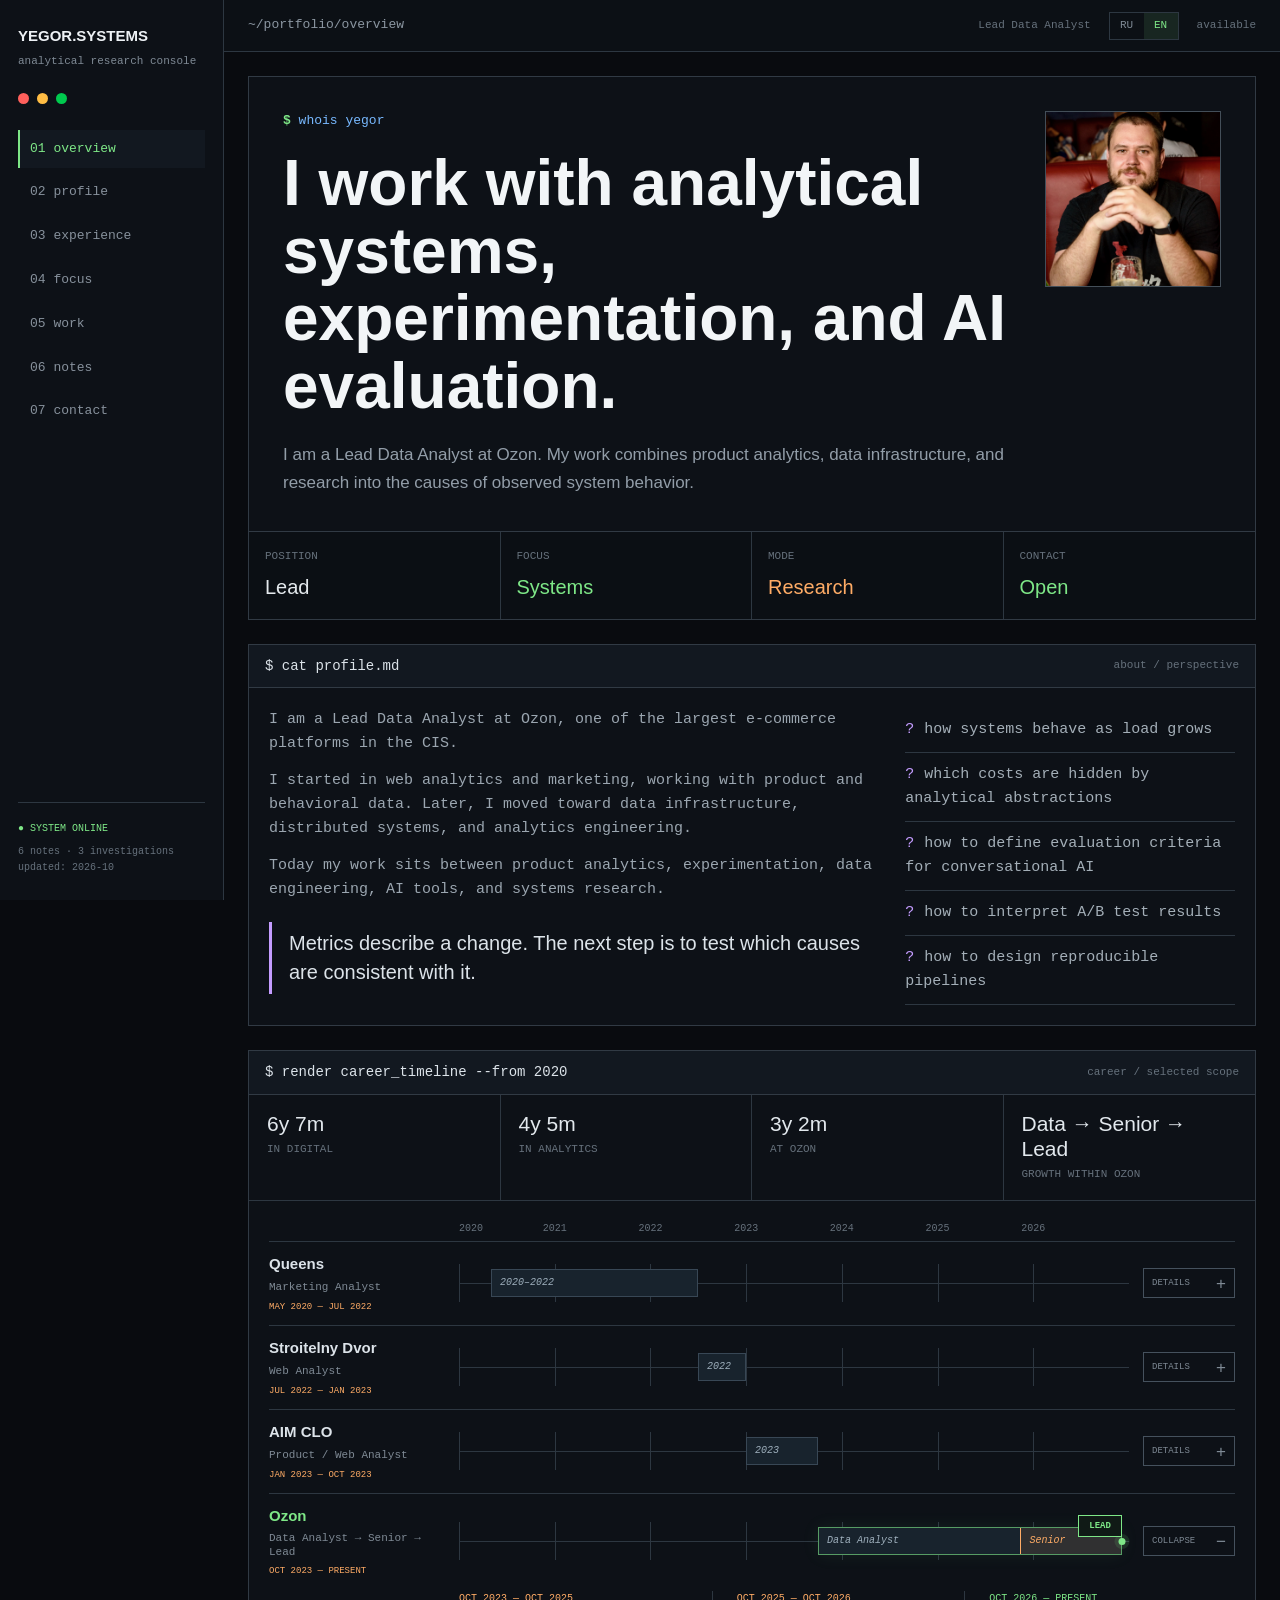
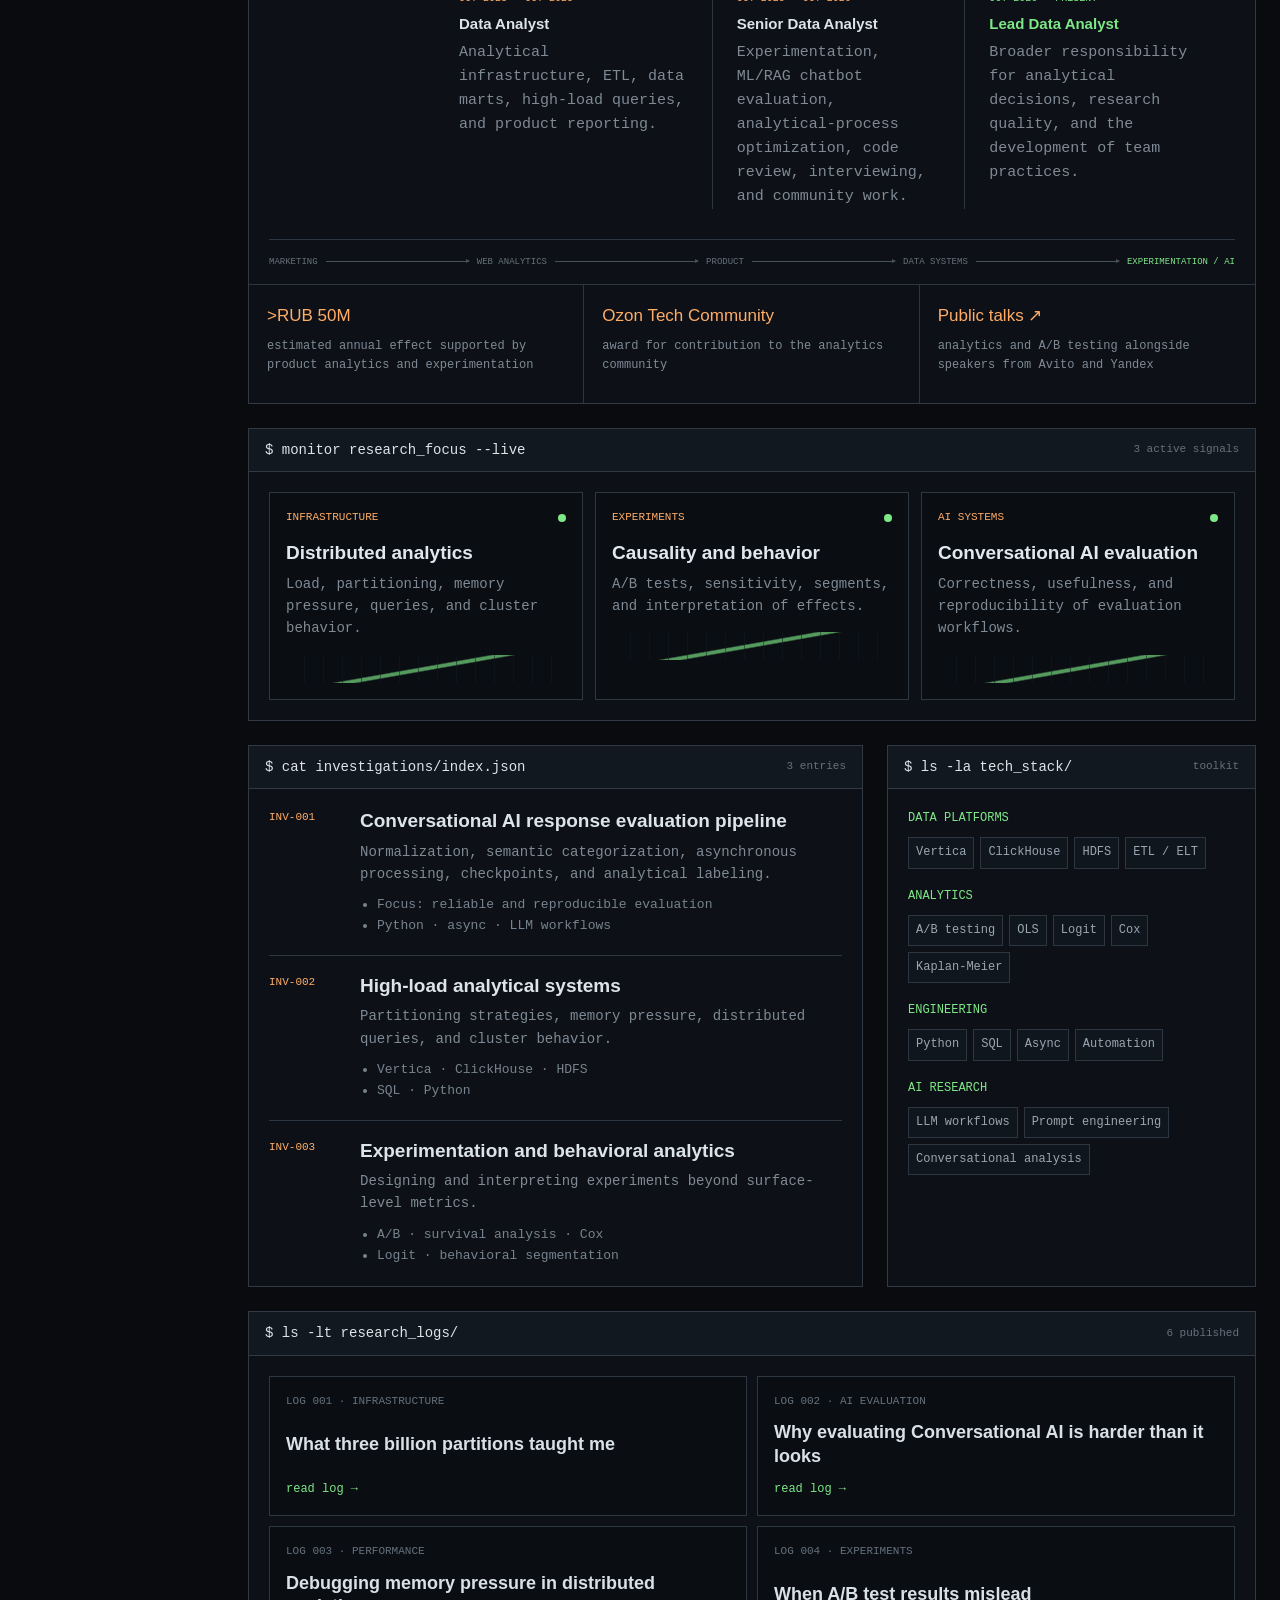
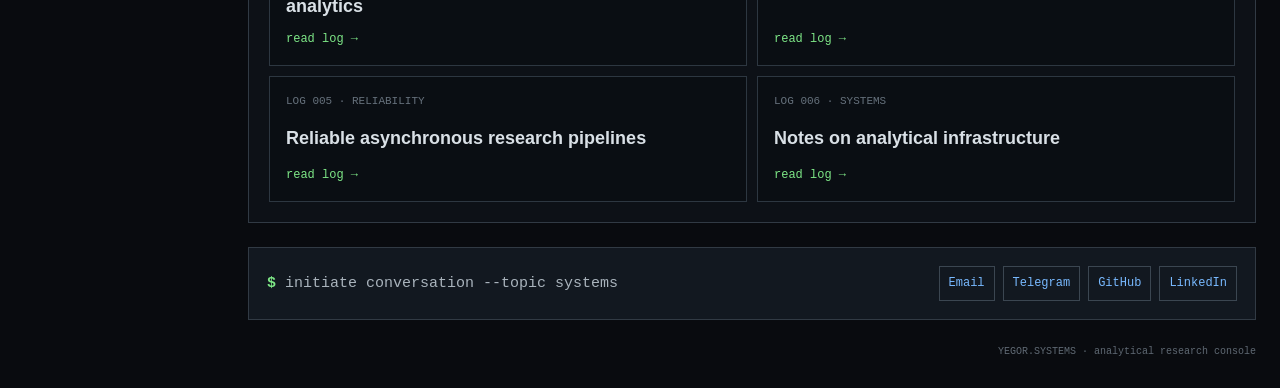
<file: index.html>
<!DOCTYPE html>
<html lang="ru">
<head>
    <meta charset="UTF-8">
    <meta name="viewport" content="width=device-width, initial-scale=1.0">
    <meta name="description" content="Портфолио Егора Лукьянова — Lead Data Analyst, исследование аналитических систем, экспериментов и AI.">
    <title>Егор Лукьянов | Analytical Systems</title>
    <link rel="canonical" href="https://luckyenough64.github.io/portfolio/">
    <link rel="alternate" hreflang="ru" href="https://luckyenough64.github.io/portfolio/">
    <link rel="alternate" hreflang="en" href="https://luckyenough64.github.io/portfolio/en/">
    <link rel="alternate" hreflang="x-default" href="https://luckyenough64.github.io/portfolio/">
    <link rel="stylesheet" href="style.css">
    <script src="site.js" defer></script>
</head>
<body data-language="ru" data-locale-home="true">
    <div class="app">
        <aside class="sidebar" id="sidebar">
            <div class="sidebar-brand">YEGOR.SYSTEMS</div>
            <div class="sidebar-role">analytical research console</div>
            <div class="buttons" aria-label="Пасхалки терминала">
                <span class="button close"></span>
                <span class="button minimize"></span>
                <span class="button maximize"></span>
            </div>
            <nav class="sidebar-nav" aria-label="Навигация">
                <a class="active" href="#overview">01 обзор</a>
                <a href="#about">02 профиль</a>
                <a href="#experience">03 опыт</a>
                <a href="#focus">04 фокус</a>
                <a href="#work">05 работа</a>
                <a href="#logs">06 заметки</a>
                <a href="#contacts">07 контакты</a>
            </nav>
            <div class="sidebar-footer">
                <div class="system-online">● SYSTEM ONLINE</div>
                <div>6 notes · 3 investigations</div>
                <div>updated: 2026-10</div>
            </div>
        </aside>

        <main class="main">
            <header class="toolbar">
                <button class="mobile-menu" type="button" aria-controls="sidebar" aria-expanded="false">≡</button>
                <span class="toolbar-crumb">~/portfolio/overview</span>
                <div class="toolbar-meta"><span>Lead Data Analyst</span><nav class="language-switch" aria-label="Язык"><a class="active" data-language="ru" href="index.html" aria-current="page">RU</a><a data-language="en" href="en/index.html">EN</a></nav><span>available</span></div>
            </header>

            <div class="dashboard">
                <section id="overview">
                    <div class="identity">
                        <div>
                            <div class="command"><b>$</b> whois yegor</div>
                            <h1>Работаю с аналитическими системами, экспериментами и оценкой AI.</h1>
                            <p class="identity-copy">Я Lead Data Analyst в Ozon. В проектах совмещаю продуктовую аналитику, работу с инфраструктурой данных и исследование причин наблюдаемого поведения систем.</p>
                        </div>
                        <img class="profile-photo" src="photo-000.jpg" alt="Егор Лукьянов">
                    </div>
                    <div class="status-grid" aria-label="Краткий профиль">
                        <div class="status-item"><div class="status-label">position</div><div class="status-value">Lead</div></div>
                        <div class="status-item"><div class="status-label">focus</div><div class="status-value green">Systems</div></div>
                        <div class="status-item"><div class="status-label">mode</div><div class="status-value orange">Research</div></div>
                        <div class="status-item"><div class="status-label">contact</div><div class="status-value green">Open</div></div>
                    </div>
                </section>

                <section class="console-section" id="about">
                    <header class="section-header"><h2>$ cat profile.md</h2><span>about / perspective</span></header>
                    <div class="section-body about-grid">
                        <div class="about-copy">
                            <p>Я Lead Data Analyst, работаю в Ozon — одной из крупнейших e-commerce платформ в СНГ.</p>
                            <p>Начинал с веб-аналитики и маркетинга, где получил опыт работы с продуктовыми и поведенческими данными. Позже перешёл к data-инфраструктуре, распределённым системам и аналитической инженерии.</p>
                            <p>Сегодня моя работа находится между продуктовой аналитикой, экспериментами, data engineering, AI-инструментами и исследовательским системным анализом.</p>
                            <div class="about-quote">Метрики описывают изменение. Дальше нужно проверить, какие причины с ним согласуются.</div>
                        </div>
                        <ul class="interest-list">
                            <li>как системы ведут себя при росте нагрузки</li>
                            <li>какие затраты скрывают аналитические абстракции</li>
                            <li>как задавать критерии оценки conversational AI</li>
                            <li>как интерпретировать результаты A/B-тестов</li>
                            <li>как проектировать воспроизводимые пайплайны</li>
                        </ul>
                    </div>
                </section>

                <section class="console-section career-section" id="experience">
                    <header class="section-header"><h2>$ render career_timeline --from 2020</h2><span>career / selected scope</span></header>
                    <div class="section-body career-body">
                        <div class="career-summary" aria-label="Краткая сводка опыта">
                            <div><strong data-duration-start="2020-05">6 лет 5 мес.</strong><span>в digital</span></div>
                            <div><strong data-duration-start="2022-07">4 года 3 мес.</strong><span>в аналитике</span></div>
                            <div><strong data-duration-start="2023-10">3 года</strong><span>в Ozon</span></div>
                            <div><strong>Data → Senior → Lead</strong><span>рост внутри Ozon</span></div>
                        </div>

                        <div class="career-chart" aria-label="Карьерный таймлайн с 2020 года">
                            <div class="career-years" aria-hidden="true"><span></span><div><i>2020</i><i>2021</i><i>2022</i><i>2023</i><i>2024</i><i>2025</i><i>2026</i></div><span></span></div>

                            <details class="career-row" data-career-start="2020-05" data-career-end="2022-07" style="--career-start: 4.8%; --career-width: 30.9%;">
                                <summary><span class="career-place"><strong>Квинс</strong><small>Marketing Analyst</small><time>май 2020 — июль 2022</time></span><span class="career-track"><i class="career-bar"><b>2020–2022</b></i></span><span class="career-toggle" aria-hidden="true"><i class="career-toggle-open">детали</i><i class="career-toggle-close">свернуть</i></span></summary>
                                <div class="career-detail"><p>Маркетинговая аналитика, управление performance-каналами с бюджетом более 1 млн ₽ в месяц, прототипирование сайтов и работа с полным циклом digital-продукта.</p><div class="career-tags"><span>acquisition</span><span>web analytics</span><span>SEO</span><span>product briefs</span></div></div>
                            </details>

                            <details class="career-row" data-career-start="2022-07" data-career-end="2023-01" style="--career-start: 35.7%; --career-width: 7.2%;">
                                <summary><span class="career-place"><strong>Строительный Двор</strong><small>Web Analyst</small><time>июль 2022 — янв. 2023</time></span><span class="career-track"><i class="career-bar"><b>2022</b></i></span><span class="career-toggle" aria-hidden="true"><i class="career-toggle-open">детали</i><i class="career-toggle-close">свернуть</i></span></summary>
                                <div class="career-detail"><p>BI-отчётность, автоматизация аналитики, работа с Vertica, статистические исследования и A/B-тесты.</p><div class="career-tags"><span>Power BI</span><span>DataLens</span><span>Vertica</span><span>KNIME</span><span>Python</span></div></div>
                            </details>

                            <details class="career-row" data-career-start="2023-01" data-career-end="2023-10" style="--career-start: 42.9%; --career-width: 10.7%;">
                                <summary><span class="career-place"><strong>AIM CLO</strong><small>Product / Web Analyst</small><time>янв. 2023 — окт. 2023</time></span><span class="career-track"><i class="career-bar"><b>2023</b></i></span><span class="career-toggle" aria-hidden="true"><i class="career-toggle-open">детали</i><i class="career-toggle-close">свернуть</i></span></summary>
                                <div class="career-detail"><p>Исследование продукта и пользовательского поведения, метрики и A/B-тесты, переезд на GA4, ETL по API и прогнозирование продуктовых показателей.</p><div class="career-tags"><span>product analytics</span><span>GA4</span><span>ETL</span><span>forecasting</span><span>Python / R</span></div></div>
                            </details>

                            <details class="career-row career-row-current" data-career-start="2023-10" data-career-end="present" style="--career-start: 53.6%; --career-width: 39.6%;" open>
                                <summary><span class="career-place"><strong>Ozon</strong><small>Data Analyst → Senior → Lead</small><time>окт. 2023 — сейчас</time></span><span class="career-track"><i class="career-bar career-bar-ozon"><b>Data Analyst</b><b>Senior</b></i><i class="career-lead-marker"><b>Lead</b></i></span><span class="career-toggle" aria-hidden="true"><i class="career-toggle-open">детали</i><i class="career-toggle-close">свернуть</i></span></summary>
                                <div class="career-detail career-detail-ozon">
                                    <div><time>окт. 2023 — окт. 2025</time><h3>Data Analyst</h3><p>Аналитическая инфраструктура, ETL, витрины данных, тяжёлые запросы и продуктовая отчётность.</p></div>
                                    <div><time>окт. 2025 — окт. 2026</time><h3>Senior Data Analyst</h3><p>Эксперименты, оценка ML/RAG-чат-ботов, оптимизация аналитических процессов, code review, собеседования и развитие сообщества.</p></div>
                                    <div class="career-role-current"><time>окт. 2026 — сейчас</time><h3>Lead Data Analyst</h3><p>Расширение ответственности за аналитические решения, качество исследований и развитие практик внутри команды.</p></div>
                                </div>
                            </details>
                        </div>

                        <div class="career-progression"><span>MARKETING</span><i></i><span>WEB ANALYTICS</span><i></i><span>PRODUCT</span><i></i><span>DATA SYSTEMS</span><i></i><span>EXPERIMENTATION / AI</span></div>

                        <div class="career-impact" aria-label="Выбранные результаты">
                            <div><strong>&gt;50 млн ₽</strong><p>оценённого годового эффекта при аналитической поддержке продуктовых изменений и экспериментов</p></div>
                            <div><strong>Ozon Tech Community</strong><p>награда за вклад в развитие аналитического сообщества</p></div>
                            <a href="https://t.me/trisigma_avito/155" target="_blank" rel="noopener noreferrer"><strong>Публичные доклады ↗</strong><p>аналитика и A/B-тестирование вместе со спикерами из Avito и Яндекса</p></a>
                        </div>
                    </div>
                </section>

                <section class="console-section" id="focus">
                    <header class="section-header"><h2>$ monitor research_focus --live</h2><span>3 active signals</span></header>
                    <div class="section-body signals">
                        <article class="signal"><div class="signal-top"><small>INFRASTRUCTURE</small><i class="signal-dot"></i></div><h3>Распределённая аналитика</h3><p>Нагрузка, партиционирование, memory pressure, запросы и поведение кластеров.</p><div class="trace"></div></article>
                        <article class="signal"><div class="signal-top"><small>EXPERIMENTS</small><i class="signal-dot"></i></div><h3>Причинность и поведение</h3><p>A/B тесты, чувствительность, сегменты и интерпретация эффектов.</p><div class="trace"></div></article>
                        <article class="signal"><div class="signal-top"><small>AI SYSTEMS</small><i class="signal-dot"></i></div><h3>Оценка Conversational AI</h3><p>Корректность, полезность и воспроизводимость процессов оценки.</p><div class="trace"></div></article>
                    </div>
                </section>

                <div class="workspace" id="work">
                    <section class="console-section">
                        <header class="section-header"><h2>$ cat investigations/index.json</h2><span>3 entries</span></header>
                        <div class="section-body">
                            <article class="investigation"><span class="investigation-code">INV-001</span><div><h3>Пайплайн оценки ответов Conversational AI</h3><p>Нормализация, семантическая категоризация, асинхронная обработка, чекпоинты и аналитическая разметка.</p><ul><li>Фокус: надёжность и воспроизводимость оценки</li><li>Python · async · LLM workflows</li></ul></div></article>
                            <article class="investigation"><span class="investigation-code">INV-002</span><div><h3>Высоконагруженные аналитические системы</h3><p>Стратегии партиционирования, memory pressure, распределённые запросы и поведение кластера.</p><ul><li>Vertica · ClickHouse · HDFS</li><li>SQL · Python</li></ul></div></article>
                            <article class="investigation"><span class="investigation-code">INV-003</span><div><h3>Эксперименты и поведенческая аналитика</h3><p>Проектирование и интерпретация экспериментов за пределами поверхностных метрик.</p><ul><li>A/B · survival analysis · Cox</li><li>Logit · поведенческая сегментация</li></ul></div></article>
                        </div>
                    </section>

                    <section class="console-section">
                        <header class="section-header"><h2>$ ls -la tech_stack/</h2><span>toolkit</span></header>
                        <div class="section-body technology-groups">
                            <div class="technology-group"><h3>Data platforms</h3><div class="tags"><span class="tag">Vertica</span><span class="tag">ClickHouse</span><span class="tag">HDFS</span><span class="tag">ETL / ELT</span></div></div>
                            <div class="technology-group"><h3>Analytics</h3><div class="tags"><span class="tag">A/B testing</span><span class="tag">OLS</span><span class="tag">Logit</span><span class="tag">Cox</span><span class="tag">Kaplan-Meier</span></div></div>
                            <div class="technology-group"><h3>Engineering</h3><div class="tags"><span class="tag">Python</span><span class="tag">SQL</span><span class="tag">Async</span><span class="tag">Automation</span></div></div>
                            <div class="technology-group"><h3>AI research</h3><div class="tags"><span class="tag">LLM workflows</span><span class="tag">Prompt engineering</span><span class="tag">Conversational analysis</span></div></div>
                        </div>
                    </section>
                </div>

                <section class="console-section" id="logs">
                    <header class="section-header"><h2>$ ls -lt research_logs/</h2><span>6 published</span></header>
                    <div class="section-body logs">
                        <a class="log-card" href="blog/3-billion-partitions.html"><time>LOG 001 · INFRASTRUCTURE</time><h3>Чему меня научили 3 миллиарда партиций</h3><span>читать лог →</span></a>
                        <a class="log-card" href="blog/conversational-ai-evaluation.html"><time>LOG 002 · AI EVALUATION</time><h3>Почему оценка Conversational AI сложнее, чем кажется</h3><span>читать лог →</span></a>
                        <a class="log-card" href="blog/memory-pressure.html"><time>LOG 003 · PERFORMANCE</time><h3>Отладка memory pressure в распределённой аналитике</h3><span>читать лог →</span></a>
                        <a class="log-card" href="blog/ab-tests-lie.html"><time>LOG 004 · EXPERIMENTS</time><h3>Когда результаты A/B-тестов вводят в заблуждение</h3><span>читать лог →</span></a>
                        <a class="log-card" href="blog/research-pipelines.html"><time>LOG 005 · RELIABILITY</time><h3>Надёжные асинхронные исследовательские пайплайны</h3><span>читать лог →</span></a>
                        <a class="log-card" href="blog/analytical-infrastructure-notes.html"><time>LOG 006 · SYSTEMS</time><h3>Наблюдения из работы с аналитической инфраструктурой</h3><span>читать лог →</span></a>
                    </div>
                </section>

                <section class="contactbar" id="contacts">
                    <p><b>$</b> initiate conversation --topic systems</p>
                    <div class="contact-links">
                        <a href="mailto:yegor2010yy@yahoo.com">Email</a>
                        <a href="https://t.me/luckyenough" target="_blank" rel="noopener noreferrer">Telegram</a>
                        <a href="https://github.com/Luckyenough64" target="_blank" rel="noopener noreferrer">GitHub</a>
                        <a href="https://www.linkedin.com/in/luckyenough/" target="_blank" rel="noopener noreferrer">LinkedIn</a>
                    </div>
                </section>
                <footer class="page-footer">YEGOR.SYSTEMS · analytical research console</footer>
            </div>
        </main>
    </div>
</body>
</html>
</file>
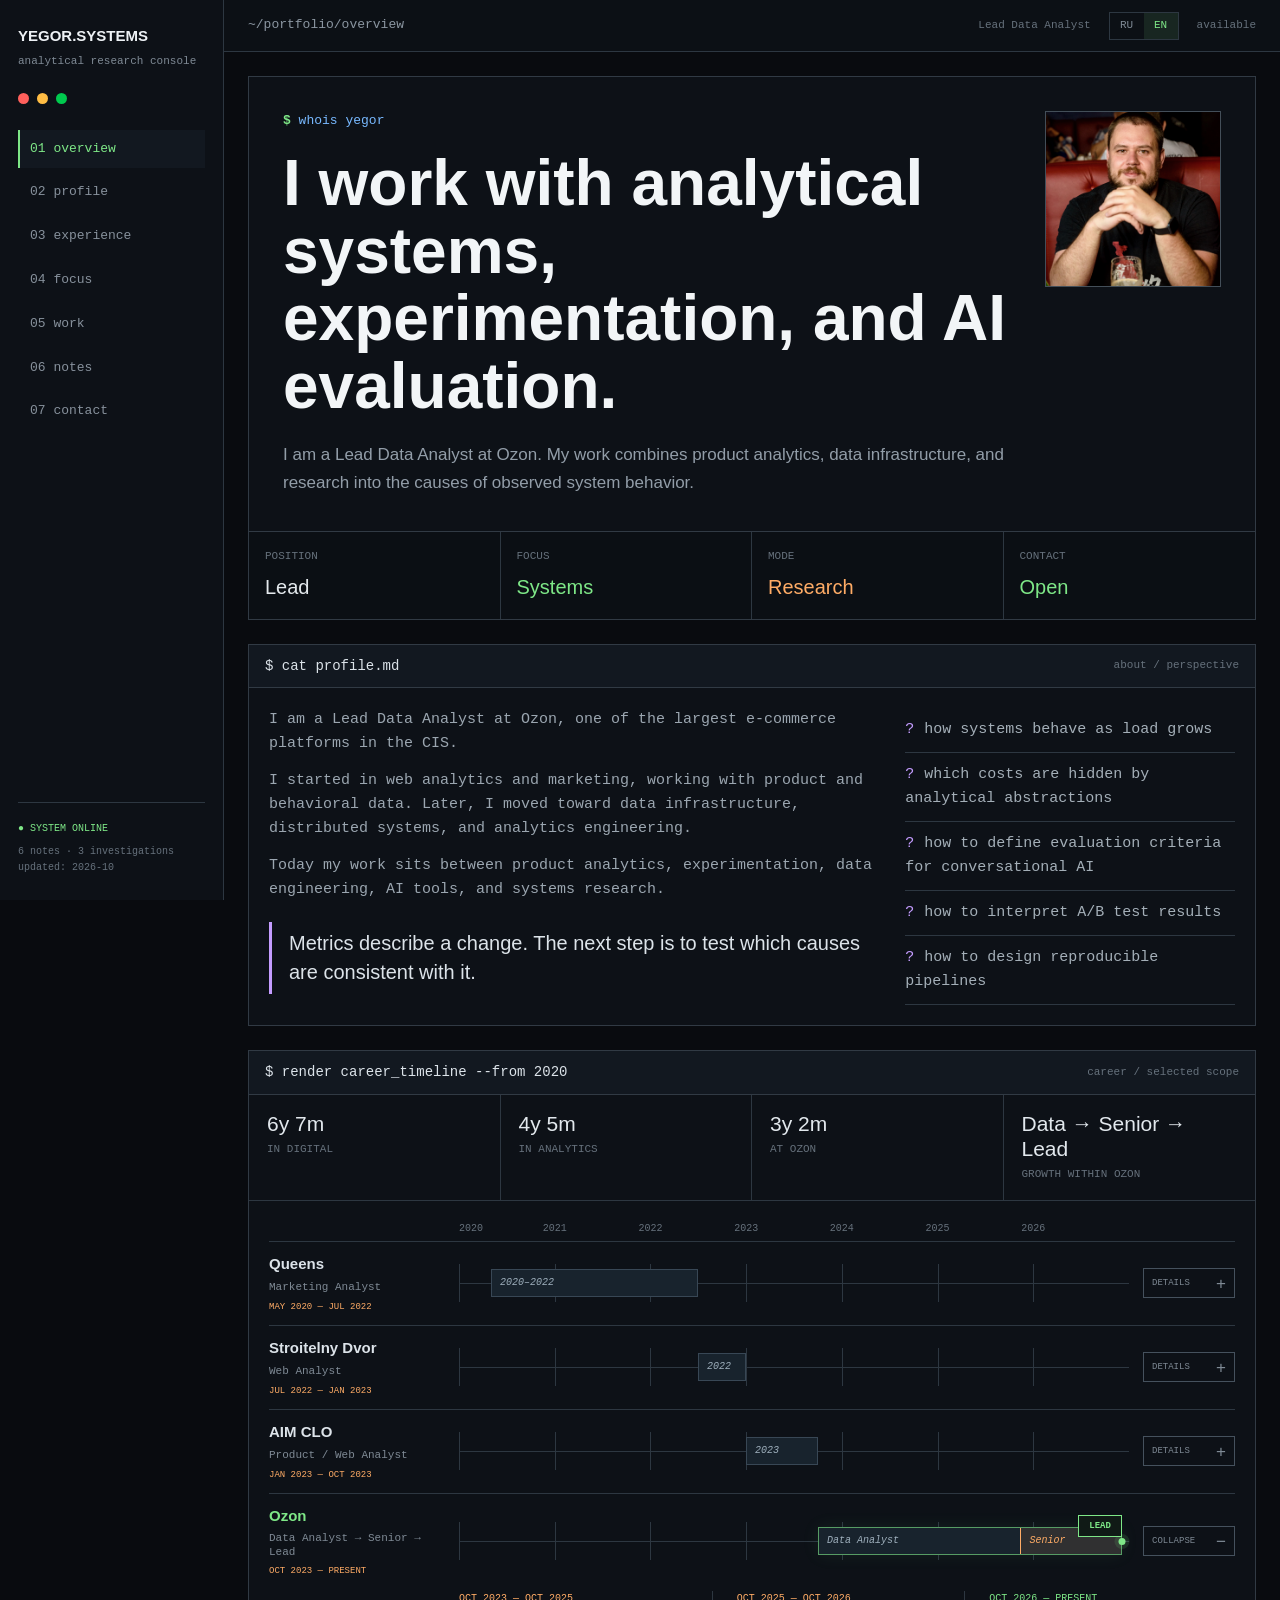
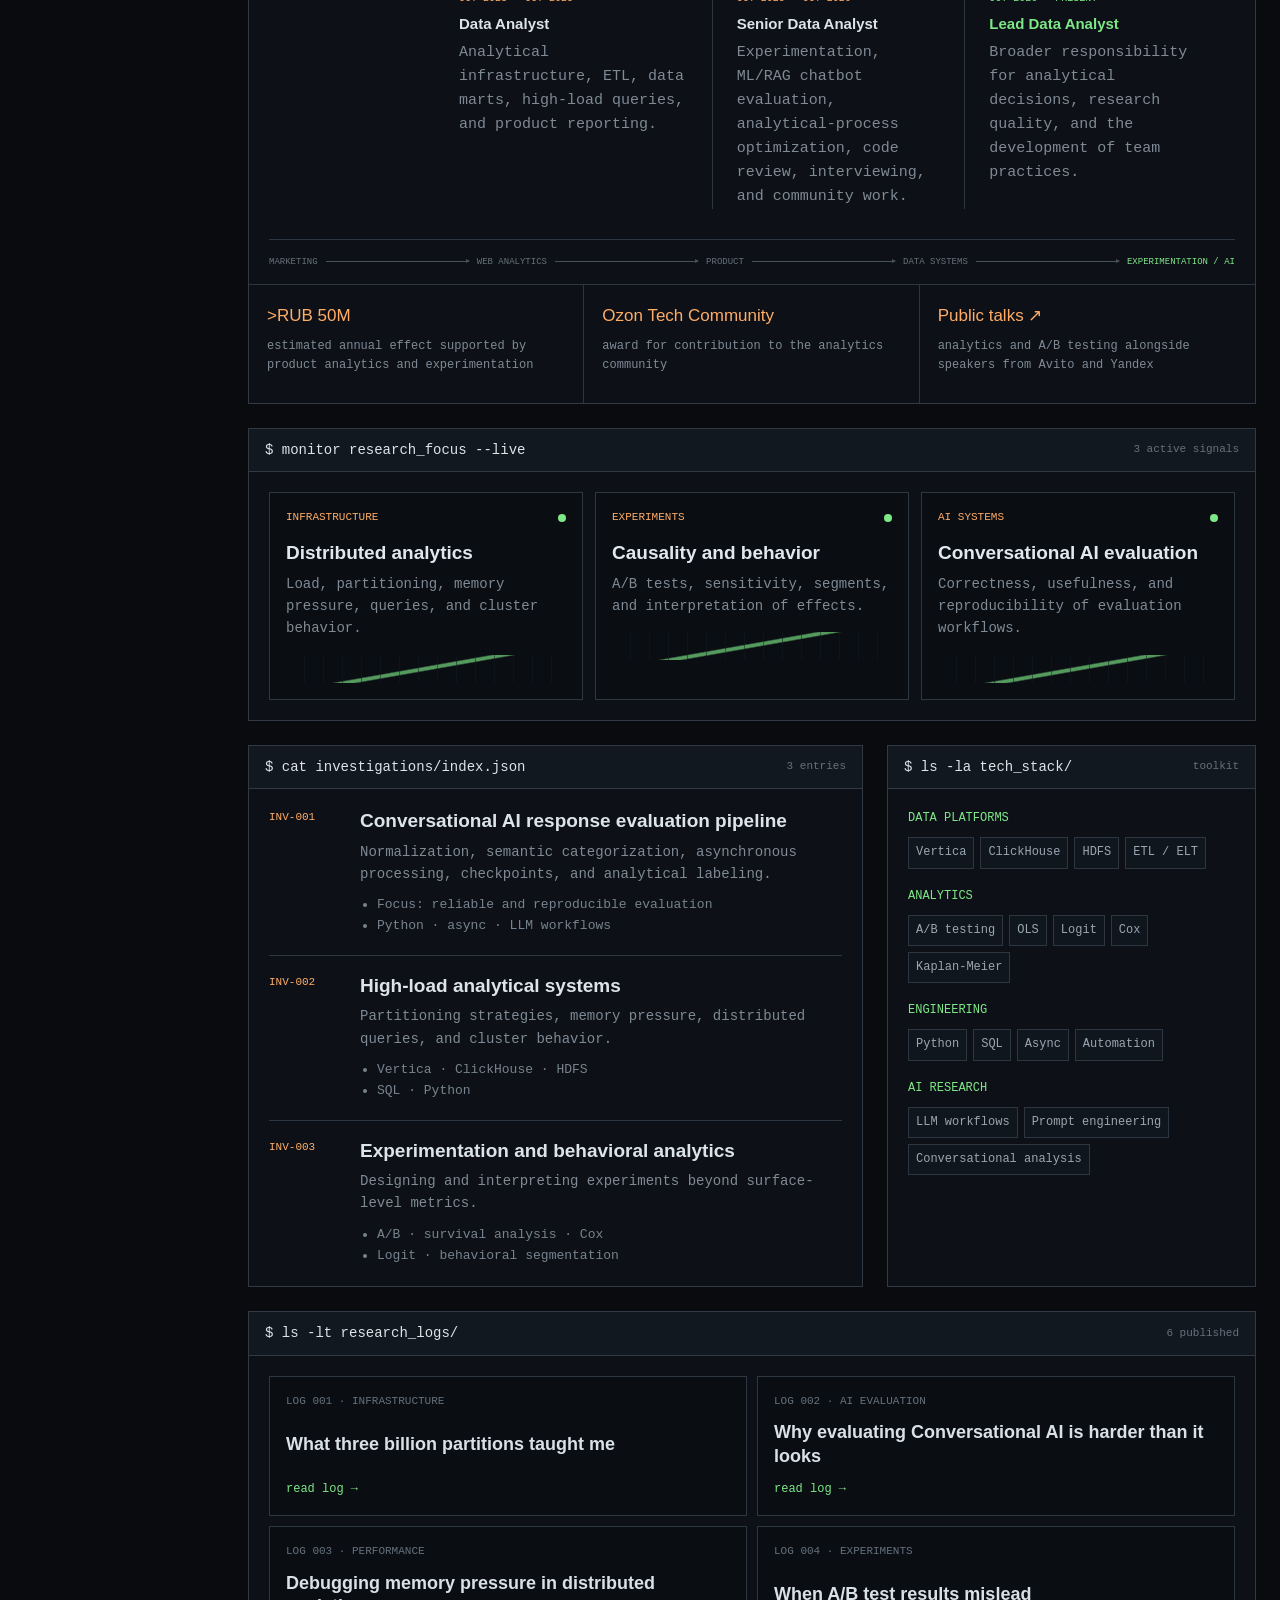
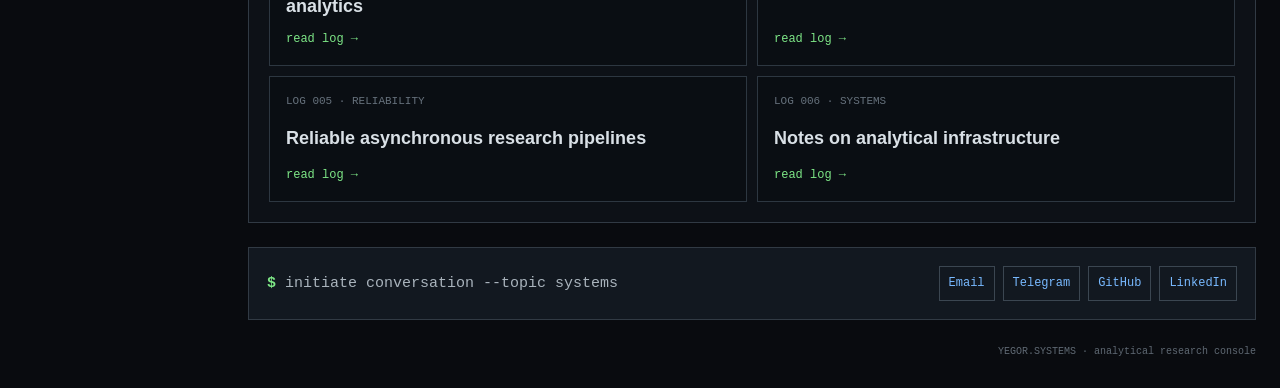
<file: en/index.html>
<!DOCTYPE html>
<html lang="en">
<head>
    <meta charset="UTF-8">
    <meta name="viewport" content="width=device-width, initial-scale=1.0">
    <meta name="description" content="Yegor Lukyanov's portfolio: Lead Data Analyst working with analytical systems, experimentation, data infrastructure, and AI evaluation.">
    <title>Yegor Lukyanov | Analytical Systems</title>
    <link rel="canonical" href="https://luckyenough64.github.io/portfolio/en/">
    <link rel="alternate" hreflang="ru" href="https://luckyenough64.github.io/portfolio/">
    <link rel="alternate" hreflang="en" href="https://luckyenough64.github.io/portfolio/en/">
    <link rel="alternate" hreflang="x-default" href="https://luckyenough64.github.io/portfolio/">
    <link rel="stylesheet" href="../style.css">
    <script src="../site.js" defer></script>
</head>
<body data-language="en" data-locale-home="true">
    <div class="app">
        <aside class="sidebar" id="sidebar">
            <div class="sidebar-brand">YEGOR.SYSTEMS</div>
            <div class="sidebar-role">analytical research console</div>
            <div class="buttons" aria-label="Terminal easter eggs"><span class="button close"></span><span class="button minimize"></span><span class="button maximize"></span></div>
            <nav class="sidebar-nav" aria-label="Navigation"><a class="active" href="#overview">01 overview</a><a href="#about">02 profile</a><a href="#experience">03 experience</a><a href="#focus">04 focus</a><a href="#work">05 work</a><a href="#logs">06 notes</a><a href="#contacts">07 contact</a></nav>
            <div class="sidebar-footer"><div class="system-online">● SYSTEM ONLINE</div><div>6 notes · 3 investigations</div><div>updated: 2026-10</div></div>
        </aside>
        <main class="main">
            <header class="toolbar"><button class="mobile-menu" type="button" aria-controls="sidebar" aria-expanded="false">≡</button><span class="toolbar-crumb">~/portfolio/overview</span><div class="toolbar-meta"><span>Lead Data Analyst</span><nav class="language-switch" aria-label="Language"><a data-language="ru" href="../index.html">RU</a><a class="active" data-language="en" href="index.html" aria-current="page">EN</a></nav><span>available</span></div></header>
            <div class="dashboard">
                <section id="overview">
                    <div class="identity"><div><div class="command"><b>$</b> whois yegor</div><h1>I work with analytical systems, experimentation, and AI evaluation.</h1><p class="identity-copy">I am a Lead Data Analyst at Ozon. My work combines product analytics, data infrastructure, and research into the causes of observed system behavior.</p></div><img class="profile-photo" src="../photo-000.jpg" alt="Yegor Lukyanov"></div>
                    <div class="status-grid" aria-label="Profile summary"><div class="status-item"><div class="status-label">position</div><div class="status-value">Lead</div></div><div class="status-item"><div class="status-label">focus</div><div class="status-value green">Systems</div></div><div class="status-item"><div class="status-label">mode</div><div class="status-value orange">Research</div></div><div class="status-item"><div class="status-label">contact</div><div class="status-value green">Open</div></div></div>
                </section>
                <section class="console-section" id="about">
                    <header class="section-header"><h2>$ cat profile.md</h2><span>about / perspective</span></header>
                    <div class="section-body about-grid"><div class="about-copy"><p>I am a Lead Data Analyst at Ozon, one of the largest e-commerce platforms in the CIS.</p><p>I started in web analytics and marketing, working with product and behavioral data. Later, I moved toward data infrastructure, distributed systems, and analytics engineering.</p><p>Today my work sits between product analytics, experimentation, data engineering, AI tools, and systems research.</p><div class="about-quote">Metrics describe a change. The next step is to test which causes are consistent with it.</div></div><ul class="interest-list"><li>how systems behave as load grows</li><li>which costs are hidden by analytical abstractions</li><li>how to define evaluation criteria for conversational AI</li><li>how to interpret A/B test results</li><li>how to design reproducible pipelines</li></ul></div>
                </section>
                <section class="console-section career-section" id="experience">
                    <header class="section-header"><h2>$ render career_timeline --from 2020</h2><span>career / selected scope</span></header>
                    <div class="section-body career-body">
                        <div class="career-summary" aria-label="Experience summary"><div><strong data-duration-start="2020-05">6y 5m</strong><span>in digital</span></div><div><strong data-duration-start="2022-07">4y 3m</strong><span>in analytics</span></div><div><strong data-duration-start="2023-10">3y</strong><span>at Ozon</span></div><div><strong>Data → Senior → Lead</strong><span>growth within Ozon</span></div></div>
                        <div class="career-chart" aria-label="Career timeline since 2020">
                            <div class="career-years" aria-hidden="true"><span></span><div><i>2020</i><i>2021</i><i>2022</i><i>2023</i><i>2024</i><i>2025</i><i>2026</i></div><span></span></div>
                            <details class="career-row" data-career-start="2020-05" data-career-end="2022-07" style="--career-start: 4.8%; --career-width: 30.9%;"><summary><span class="career-place"><strong>Queens</strong><small>Marketing Analyst</small><time>May 2020 — Jul 2022</time></span><span class="career-track"><i class="career-bar"><b>2020–2022</b></i></span><span class="career-toggle" aria-hidden="true"><i class="career-toggle-open">details</i><i class="career-toggle-close">collapse</i></span></summary><div class="career-detail"><p>Marketing analytics, performance channels with a monthly budget above RUB 1M, website prototyping, and work across the digital product cycle.</p><div class="career-tags"><span>acquisition</span><span>web analytics</span><span>SEO</span><span>product briefs</span></div></div></details>
                            <details class="career-row" data-career-start="2022-07" data-career-end="2023-01" style="--career-start: 35.7%; --career-width: 7.2%;"><summary><span class="career-place"><strong>Stroitelny Dvor</strong><small>Web Analyst</small><time>Jul 2022 — Jan 2023</time></span><span class="career-track"><i class="career-bar"><b>2022</b></i></span><span class="career-toggle" aria-hidden="true"><i class="career-toggle-open">details</i><i class="career-toggle-close">collapse</i></span></summary><div class="career-detail"><p>BI reporting, analytics automation, Vertica, statistical research, and A/B testing.</p><div class="career-tags"><span>Power BI</span><span>DataLens</span><span>Vertica</span><span>KNIME</span><span>Python</span></div></div></details>
                            <details class="career-row" data-career-start="2023-01" data-career-end="2023-10" style="--career-start: 42.9%; --career-width: 10.7%;"><summary><span class="career-place"><strong>AIM CLO</strong><small>Product / Web Analyst</small><time>Jan 2023 — Oct 2023</time></span><span class="career-track"><i class="career-bar"><b>2023</b></i></span><span class="career-toggle" aria-hidden="true"><i class="career-toggle-open">details</i><i class="career-toggle-close">collapse</i></span></summary><div class="career-detail"><p>Product and user-behavior research, metrics and A/B tests, a GA4 migration, API-based ETL, and product-metric forecasting.</p><div class="career-tags"><span>product analytics</span><span>GA4</span><span>ETL</span><span>forecasting</span><span>Python / R</span></div></div></details>
                            <details class="career-row career-row-current" data-career-start="2023-10" data-career-end="present" style="--career-start: 53.6%; --career-width: 39.6%;" open><summary><span class="career-place"><strong>Ozon</strong><small>Data Analyst → Senior → Lead</small><time>Oct 2023 — present</time></span><span class="career-track"><i class="career-bar career-bar-ozon"><b>Data Analyst</b><b>Senior</b></i><i class="career-lead-marker"><b>Lead</b></i></span><span class="career-toggle" aria-hidden="true"><i class="career-toggle-open">details</i><i class="career-toggle-close">collapse</i></span></summary><div class="career-detail career-detail-ozon"><div><time>Oct 2023 — Oct 2025</time><h3>Data Analyst</h3><p>Analytical infrastructure, ETL, data marts, high-load queries, and product reporting.</p></div><div><time>Oct 2025 — Oct 2026</time><h3>Senior Data Analyst</h3><p>Experimentation, ML/RAG chatbot evaluation, analytical-process optimization, code review, interviewing, and community work.</p></div><div class="career-role-current"><time>Oct 2026 — present</time><h3>Lead Data Analyst</h3><p>Broader responsibility for analytical decisions, research quality, and the development of team practices.</p></div></div></details>
                        </div>
                        <div class="career-progression"><span>MARKETING</span><i></i><span>WEB ANALYTICS</span><i></i><span>PRODUCT</span><i></i><span>DATA SYSTEMS</span><i></i><span>EXPERIMENTATION / AI</span></div>
                        <div class="career-impact" aria-label="Selected outcomes"><div><strong>&gt;RUB 50M</strong><p>estimated annual effect supported by product analytics and experimentation</p></div><div><strong>Ozon Tech Community</strong><p>award for contribution to the analytics community</p></div><a href="https://t.me/trisigma_avito/155" target="_blank" rel="noopener noreferrer"><strong>Public talks ↗</strong><p>analytics and A/B testing alongside speakers from Avito and Yandex</p></a></div>
                    </div>
                </section>
                <section class="console-section" id="focus">
                    <header class="section-header"><h2>$ monitor research_focus --live</h2><span>3 active signals</span></header>
                    <div class="section-body signals"><article class="signal"><div class="signal-top"><small>INFRASTRUCTURE</small><i class="signal-dot"></i></div><h3>Distributed analytics</h3><p>Load, partitioning, memory pressure, queries, and cluster behavior.</p><div class="trace"></div></article><article class="signal"><div class="signal-top"><small>EXPERIMENTS</small><i class="signal-dot"></i></div><h3>Causality and behavior</h3><p>A/B tests, sensitivity, segments, and interpretation of effects.</p><div class="trace"></div></article><article class="signal"><div class="signal-top"><small>AI SYSTEMS</small><i class="signal-dot"></i></div><h3>Conversational AI evaluation</h3><p>Correctness, usefulness, and reproducibility of evaluation workflows.</p><div class="trace"></div></article></div>
                </section>
                <div class="workspace" id="work">
                    <section class="console-section"><header class="section-header"><h2>$ cat investigations/index.json</h2><span>3 entries</span></header><div class="section-body"><article class="investigation"><span class="investigation-code">INV-001</span><div><h3>Conversational AI response evaluation pipeline</h3><p>Normalization, semantic categorization, asynchronous processing, checkpoints, and analytical labeling.</p><ul><li>Focus: reliable and reproducible evaluation</li><li>Python · async · LLM workflows</li></ul></div></article><article class="investigation"><span class="investigation-code">INV-002</span><div><h3>High-load analytical systems</h3><p>Partitioning strategies, memory pressure, distributed queries, and cluster behavior.</p><ul><li>Vertica · ClickHouse · HDFS</li><li>SQL · Python</li></ul></div></article><article class="investigation"><span class="investigation-code">INV-003</span><div><h3>Experimentation and behavioral analytics</h3><p>Designing and interpreting experiments beyond surface-level metrics.</p><ul><li>A/B · survival analysis · Cox</li><li>Logit · behavioral segmentation</li></ul></div></article></div></section>
                    <section class="console-section"><header class="section-header"><h2>$ ls -la tech_stack/</h2><span>toolkit</span></header><div class="section-body technology-groups"><div class="technology-group"><h3>Data platforms</h3><div class="tags"><span class="tag">Vertica</span><span class="tag">ClickHouse</span><span class="tag">HDFS</span><span class="tag">ETL / ELT</span></div></div><div class="technology-group"><h3>Analytics</h3><div class="tags"><span class="tag">A/B testing</span><span class="tag">OLS</span><span class="tag">Logit</span><span class="tag">Cox</span><span class="tag">Kaplan-Meier</span></div></div><div class="technology-group"><h3>Engineering</h3><div class="tags"><span class="tag">Python</span><span class="tag">SQL</span><span class="tag">Async</span><span class="tag">Automation</span></div></div><div class="technology-group"><h3>AI research</h3><div class="tags"><span class="tag">LLM workflows</span><span class="tag">Prompt engineering</span><span class="tag">Conversational analysis</span></div></div></div></section>
                </div>
                <section class="console-section" id="logs"><header class="section-header"><h2>$ ls -lt research_logs/</h2><span>6 published</span></header><div class="section-body logs"><a class="log-card" href="blog/3-billion-partitions.html"><time>LOG 001 · INFRASTRUCTURE</time><h3>What three billion partitions taught me</h3><span>read log →</span></a><a class="log-card" href="blog/conversational-ai-evaluation.html"><time>LOG 002 · AI EVALUATION</time><h3>Why evaluating Conversational AI is harder than it looks</h3><span>read log →</span></a><a class="log-card" href="blog/memory-pressure.html"><time>LOG 003 · PERFORMANCE</time><h3>Debugging memory pressure in distributed analytics</h3><span>read log →</span></a><a class="log-card" href="blog/ab-tests-lie.html"><time>LOG 004 · EXPERIMENTS</time><h3>When A/B test results mislead</h3><span>read log →</span></a><a class="log-card" href="blog/research-pipelines.html"><time>LOG 005 · RELIABILITY</time><h3>Reliable asynchronous research pipelines</h3><span>read log →</span></a><a class="log-card" href="blog/analytical-infrastructure-notes.html"><time>LOG 006 · SYSTEMS</time><h3>Notes on analytical infrastructure</h3><span>read log →</span></a></div></section>
                <section class="contactbar" id="contacts"><p><b>$</b> initiate conversation --topic systems</p><div class="contact-links"><a href="mailto:yegor2010yy@yahoo.com">Email</a><a href="https://t.me/luckyenough" target="_blank" rel="noopener noreferrer">Telegram</a><a href="https://github.com/Luckyenough64" target="_blank" rel="noopener noreferrer">GitHub</a><a href="https://www.linkedin.com/in/luckyenough/" target="_blank" rel="noopener noreferrer">LinkedIn</a></div></section>
                <footer class="page-footer">YEGOR.SYSTEMS · analytical research console</footer>
            </div>
        </main>
    </div>
</body>
</html>
</file>
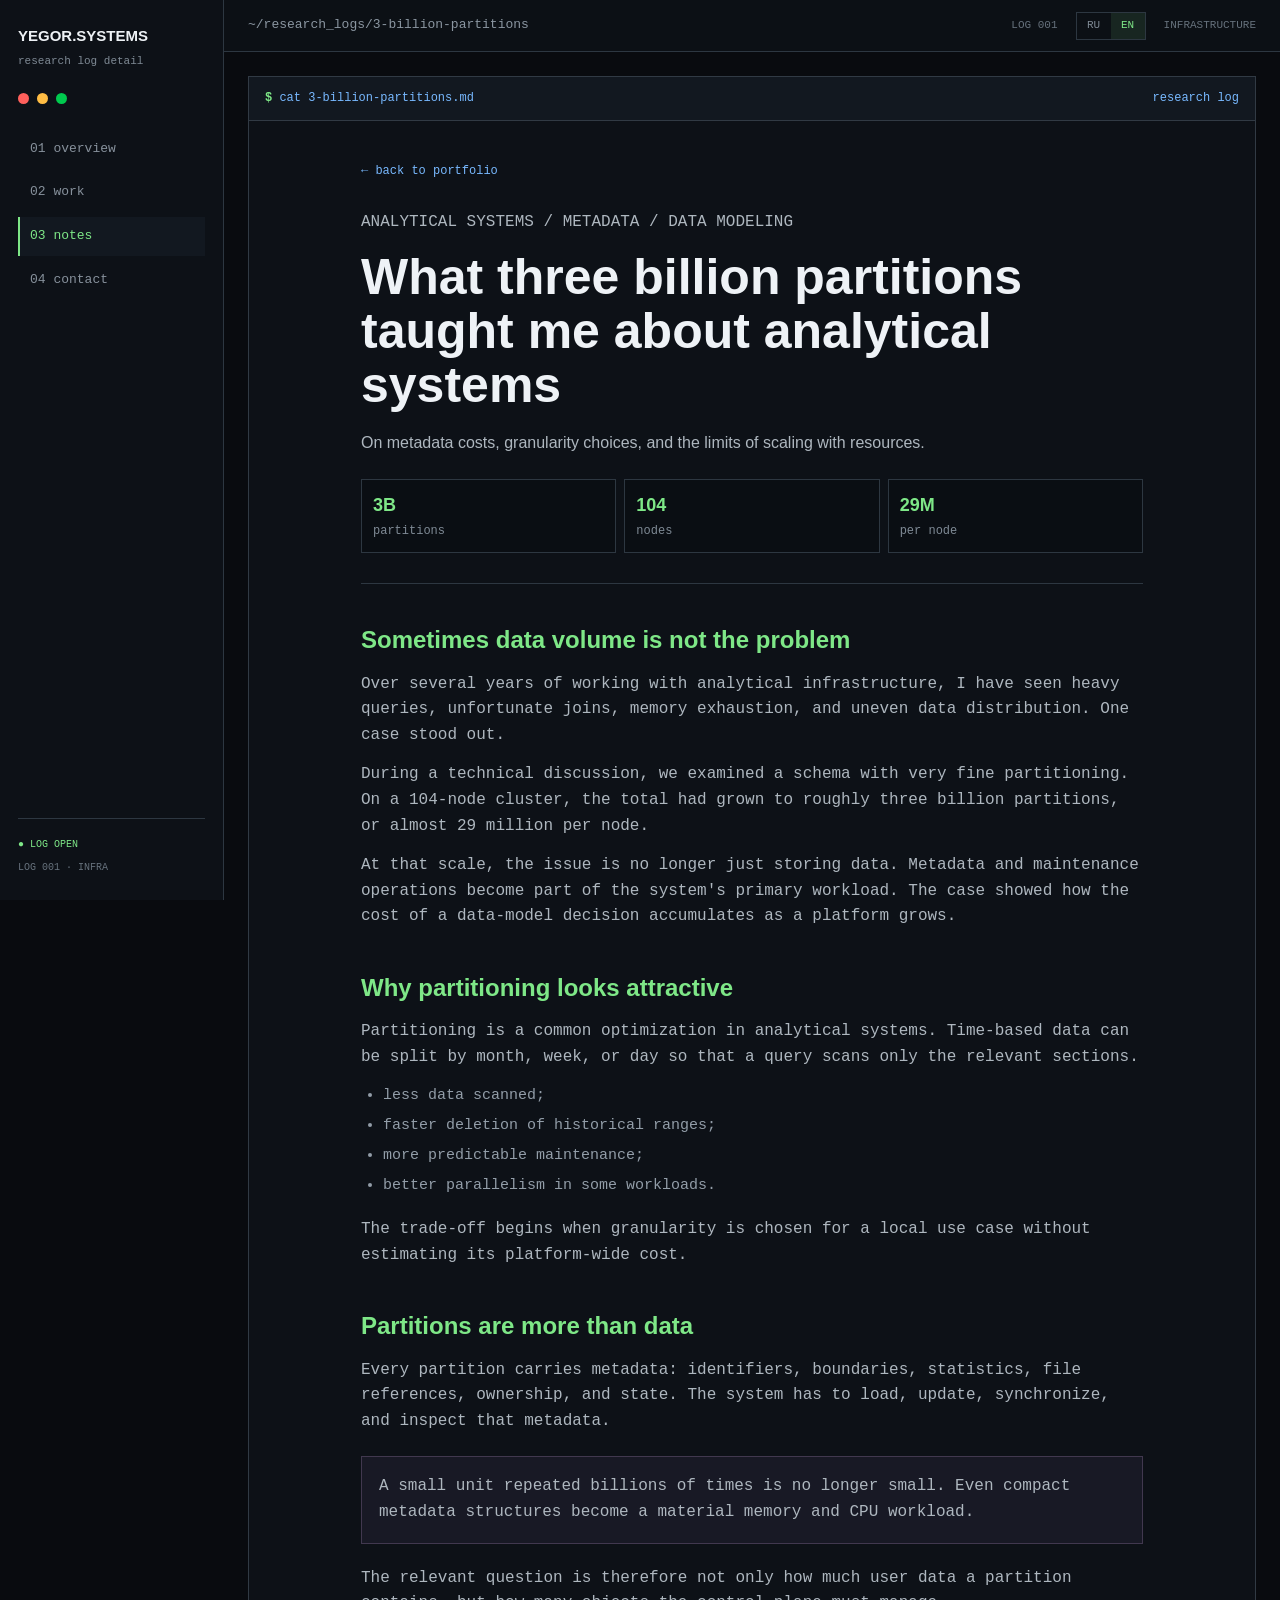
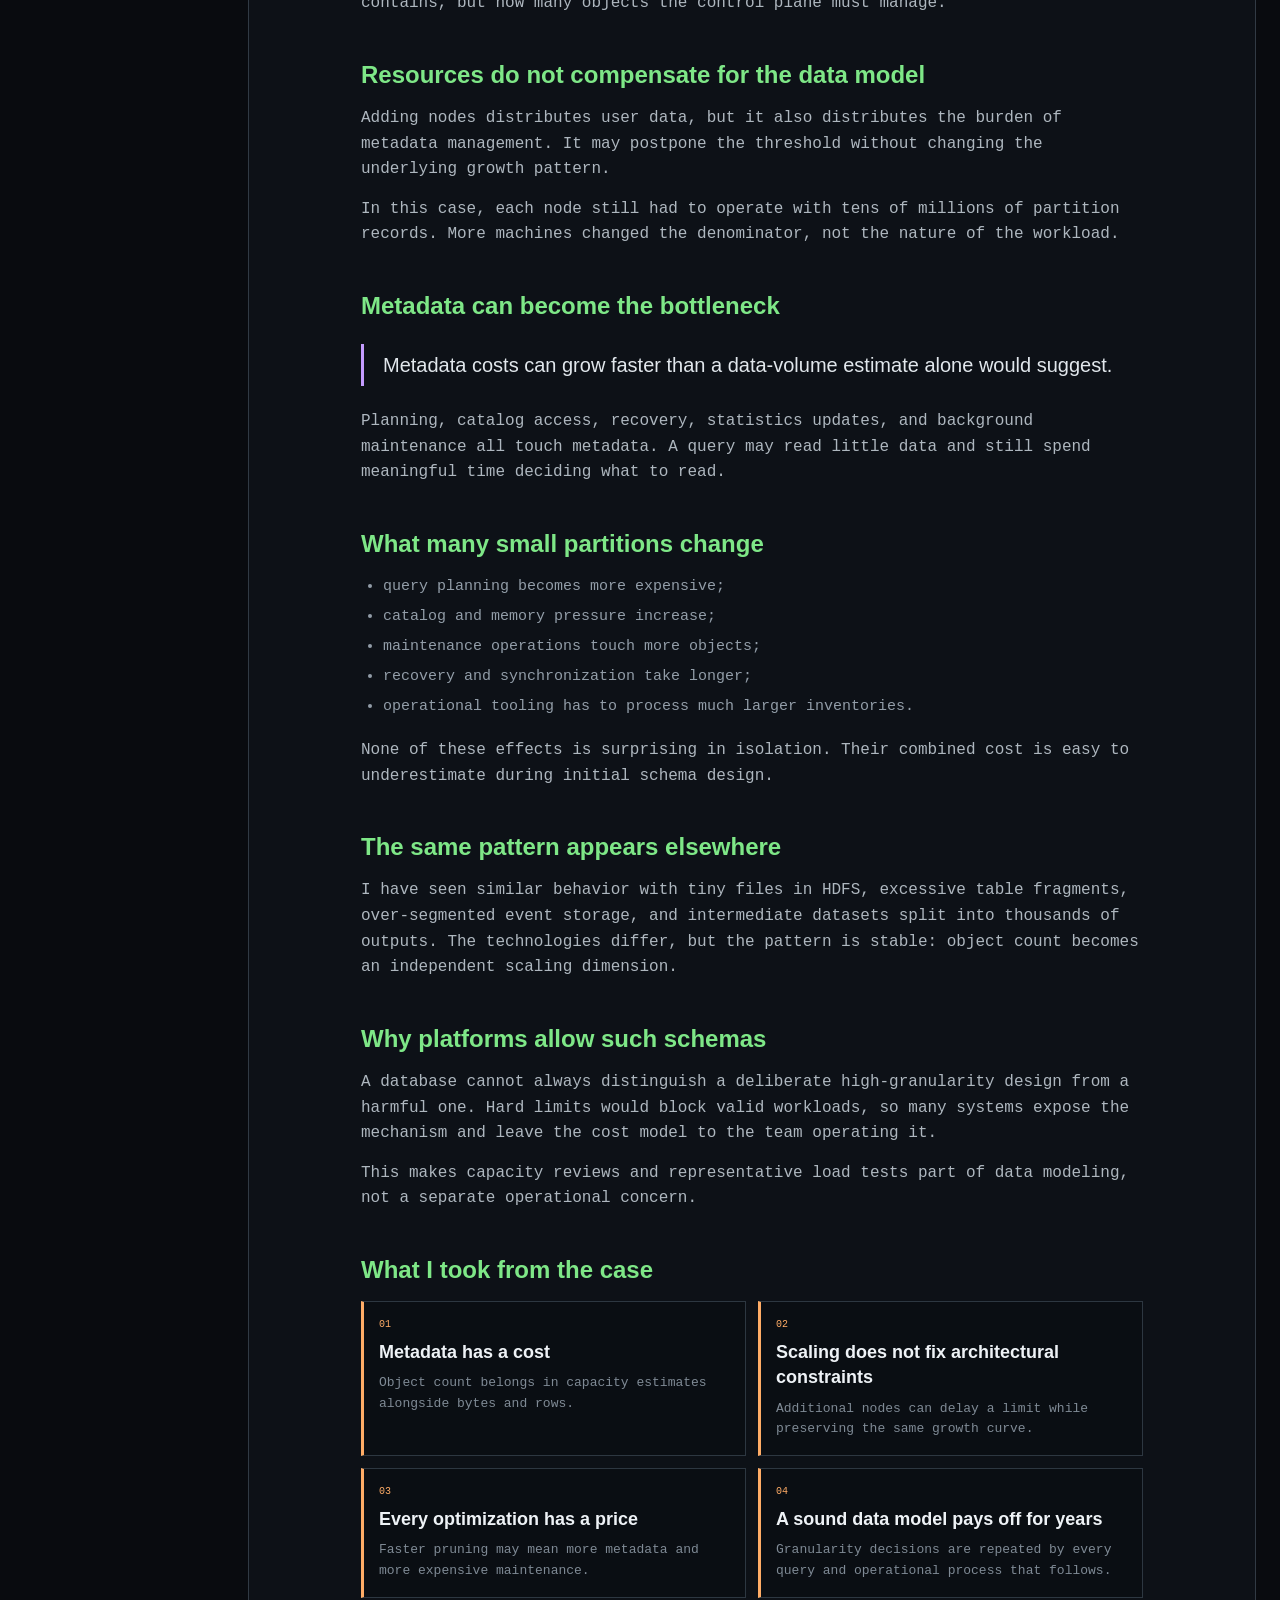
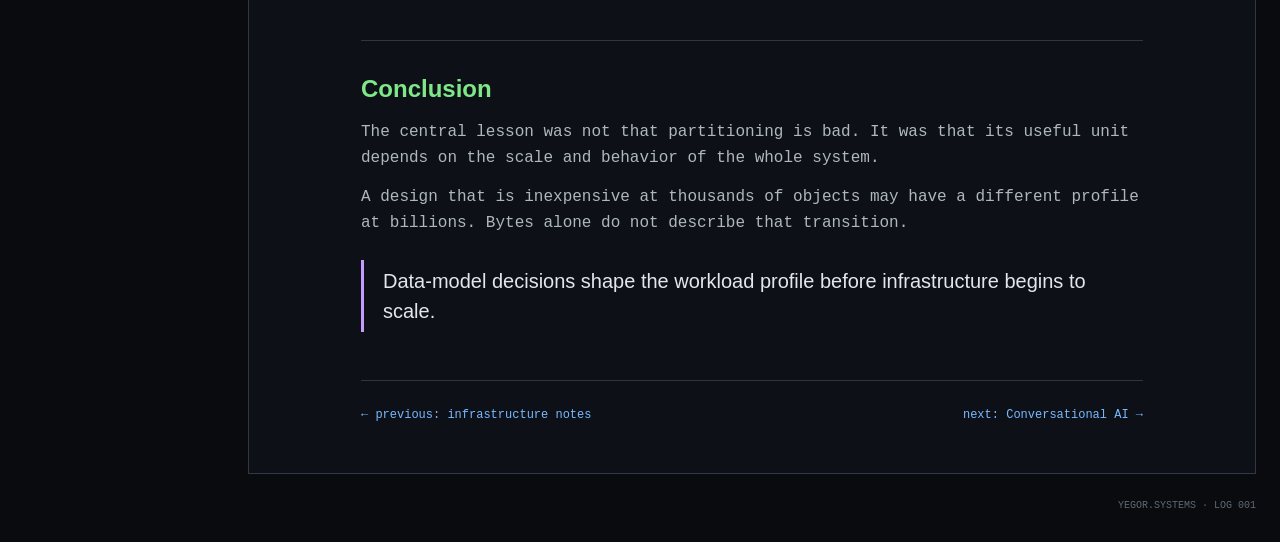
<file: blog/3-billion-partitions.html>
<!DOCTYPE html>
<html lang="ru">
<head>
    <meta charset="UTF-8">
    <meta name="viewport" content="width=device-width, initial-scale=1.0">
    <title>Чему меня научили 3 миллиарда партиций | Егор Лукьянов</title>
    <link rel="canonical" href="https://luckyenough64.github.io/portfolio/blog/3-billion-partitions.html">
    <link rel="alternate" hreflang="ru" href="https://luckyenough64.github.io/portfolio/blog/3-billion-partitions.html">
    <link rel="alternate" hreflang="en" href="https://luckyenough64.github.io/portfolio/en/blog/3-billion-partitions.html">
    <link rel="stylesheet" href="../style.css">
    <script src="../site.js" defer></script>
</head>
<body class="article-page" data-language="ru">
    <div class="app article-app">
        <aside class="sidebar" id="sidebar"><div class="sidebar-brand">YEGOR.SYSTEMS</div><div class="sidebar-role">research log detail</div><div class="buttons"><span class="button close"></span><span class="button minimize"></span><span class="button maximize"></span></div><nav class="sidebar-nav"><a href="../index.html">01 обзор</a><a href="../index.html#work">02 работа</a><a class="active" href="../index.html#logs">03 заметки</a><a href="../index.html#contacts">04 контакты</a></nav><div class="sidebar-footer"><div class="system-online">● LOG OPEN</div><div>LOG 001 · INFRA</div></div></aside>
        <main class="main"><header class="toolbar"><button class="mobile-menu" type="button" aria-controls="sidebar" aria-expanded="false">≡</button><span class="toolbar-crumb">~/research_logs/3-billion-partitions</span><div class="toolbar-meta"><span>LOG 001</span><nav class="language-switch" aria-label="Язык"><a class="active" data-language="ru" href="3-billion-partitions.html" aria-current="page">RU</a><a data-language="en" href="../en/blog/3-billion-partitions.html">EN</a></nav><span>INFRASTRUCTURE</span></div></header>
            <div class="article-dashboard"><section class="article-shell"><div class="article-commandbar"><span><b>$</b> cat 3-billion-partitions.md</span><span>research log</span></div><div class="article-body"><article class="article">
                <a class="back-link" href="../index.html">← к портфолио</a>

                <header class="article-hero">
                    <p class="article-kicker">Аналитические системы / метаданные / модель данных</p>
                    <h1>Чему меня научили 3 миллиарда партиций в аналитических системах</h1>
                    <p class="article-subtitle">О стоимости метаданных, выборе гранулярности и ограничениях масштабирования ресурсами.</p>
                    <div class="article-stats" aria-label="Ключевые числа статьи">
                        <span><strong>3 млрд</strong> партиций</span>
                        <span><strong>104</strong> узла</span>
                        <span><strong>29 млн</strong> партиций на узел</span>
                    </div>
                </header>

                <section class="article-section">
                    <h2>Иногда проблема не в объёме данных</h2>
                    <p>За несколько лет работы с аналитической инфраструктурой я видел множество проблем производительности.</p>
                    <ul class="compact-list">
                        <li>тяжёлые запросы;</li>
                        <li>неудачные JOIN'ы;</li>
                        <li>переполненную память;</li>
                        <li>неравномерное распределение данных между узлами.</li>
                    </ul>
                    <p>Но одна история запомнилась мне особенно хорошо.</p>
                    <p>Во время технической дискуссии мы разбирали последствия схемы с очень мелкой гранулярностью партиционирования. На кластере из 104 узлов количество партиций выросло примерно до 3 миллиардов.</p>
                    <p>Если распределить это количество по всем узлам кластера, получится почти 29 миллионов партиций на каждый узел. На таком масштабе полезно отдельно оценивать стоимость метаданных и служебных операций.</p>
                    <p>На этом масштабе проблема перестаёт быть проблемой хранения данных и превращается в проблему управления системой.</p>
                    <p>Этот кейс показал, как стоимость решения по модели данных накапливается по мере роста платформы.</p>
                </section>

                <section class="article-section">
                    <h2>Почему партиционирование кажется хорошей идеей</h2>
                    <p>Партиционирование — распространённый инструмент оптимизации в аналитических системах.</p>
                    <p>Если данные естественным образом разделяются по времени, их можно хранить не в одной крупной таблице, а разбить на части:</p>
                    <ul class="compact-list">
                        <li>по месяцам;</li>
                        <li>по неделям;</li>
                        <li>по дням.</li>
                    </ul>
                    <p>В этом случае запросу не нужно сканировать весь объём данных. Он может обратиться только к нужным разделам.</p>
                    <p>На практике это позволяет сократить объём данных, который читает запрос.</p>
                    <p>Проблема начинается тогда, когда инженеры начинают воспринимать партиционирование как бесплатную оптимизацию.</p>
                </section>

                <section class="article-section">
                    <h2>Партиции — это не только данные</h2>
                    <p>Когда мы говорим о миллиардах строк, обычно думаем исключительно про объём хранения.</p>
                    <p>Но аналитическая СУБД хранит не только данные. Для каждой партиции существуют:</p>
                    <ul class="compact-list">
                        <li>статистики оптимизатора;</li>
                        <li>служебные метаданные;</li>
                        <li>информация о расположении данных;</li>
                        <li>структуры планирования запросов;</li>
                        <li>объекты хранения;</li>
                        <li>фоновые процессы обслуживания.</li>
                    </ul>
                    <p>Фактически каждая новая партиция увеличивает сложность системы.</p>
                    <aside class="article-note">
                        <p>Таблица размером 1 ТБ, разбитая на 12 месячных партиций, и таблица того же размера, разбитая на миллионы микроскопических разделов, — это две совершенно разные системы.</p>
                        <p>Объём данных одинаковый. Стоимость обслуживания — нет.</p>
                    </aside>
                </section>

                <section class="article-section">
                    <h2>Распределение ресурсов не компенсирует модель данных</h2>
                    <p>Большой кластер может создавать ожидание, что дополнительный запас ресурсов компенсирует структуру нагрузки.</p>
                    <p>Сто узлов, сотни ядер и терабайты оперативной памяти создают большой запас ресурсов. Но этот запас не отменяет стоимость операций с метаданными.</p>
                    <p>На практике всё работает иначе.</p>
                    <p>В этом классе задач причиной ограничения может быть не общий объём ресурсов, а выбранная модель данных.</p>
                    <p>Если оптимизатору необходимо анализировать миллионы объектов хранения перед запуском запроса, добавление ещё двадцати серверов редко помогает.</p>
                    <p>Если система тратит значительную часть времени на работу с метаданными, увеличение памяти лишь отодвигает проблему.</p>
                    <p>Если архитектура изначально неудачна, инфраструктура начинает обслуживать ошибку вместо бизнеса.</p>
                </section>

                <section class="article-section">
                    <h2>Метаданные тоже могут стать узким местом</h2>
                    <p>Рабочая гипотеза, которую я использую при анализе таких систем:</p>
                    <blockquote>Стоимость метаданных может расти быстрее, чем предполагает один только объём данных.</blockquote>
                    <p>Инженеры привыкли измерять объём в строках, гигабайтах и терабайтах.</p>
                    <p>Но в реальных системах стоимость часто определяется не объёмом данных, а количеством объектов, которыми нужно управлять.</p>
                    <p>Современная аналитическая платформа может обрабатывать миллиарды строк, но миллионы мелких объектов хранения создают другой профиль нагрузки.</p>
                </section>

                <section class="article-section">
                    <h2>Что происходит при большом числе мелких партиций</h2>
                    <p>На небольшом объёме данных издержки мелких партиций могут быть незаметны. По мере роста системы они начинают влиять сразу на несколько служебных процессов.</p>
                    <p>Большое количество маленьких разделов приводит сразу к нескольким последствиям:</p>
                    <ul class="compact-list">
                        <li>растёт объём метаданных;</li>
                        <li>усложняется работа планировщика запросов;</li>
                        <li>увеличивается стоимость фонового обслуживания;</li>
                        <li>возрастает нагрузка на процессы консолидации данных;</li>
                        <li>ухудшается время восстановления после сбоев.</li>
                    </ul>
                    <p>При этом большая часть этих затрат практически незаметна на этапе разработки. Проблемы начинают проявляться только после роста системы.</p>
                    <p>Именно поэтому хорошие схемы хранения обычно строятся вокруг естественных периодов данных: день, неделя, месяц. А не вокруг каждой отдельной временной отметки.</p>
                </section>

                <section class="article-section">
                    <h2>Похожие уроки я видел и в других задачах</h2>
                    <p>В других задачах изменение архитектуры данных также давало больший эффект, чем добавление ресурсов.</p>
                    <p>Во время оптимизации одного из аналитических запросов я столкнулся с ситуацией, когда:</p>
                    <ul class="compact-list">
                        <li>основной факт содержал сотни миллионов строк;</li>
                        <li>дополнительные таблицы содержали десятки миллионов событий;</li>
                        <li>выполнение сопровождалось сотнями гигабайт сетевого обмена между узлами.</li>
                    </ul>
                    <p>На первый взгляд проблема выглядела как нехватка ресурсов.</p>
                    <p>На практике выигрыш был достигнут не за счёт увеличения памяти или вычислительной мощности, а за счёт изменения порядка обработки данных и уменьшения объёма информации, проходящей через тяжёлые соединения.</p>
                    <p>Это ещё раз подтвердило простую мысль: в аналитических системах организация данных часто важнее самих данных.</p>
                </section>

                <section class="article-section">
                    <h2>Почему платформа не ограничивает такую схему</h2>
                    <p>После подобных историй возникает закономерный вопрос.</p>
                    <p>Если решение создаёт заметный риск для производительности, возникает вопрос: почему платформа не ограничивает его автоматически?</p>
                    <p>Мне кажется, ответ хорошо характеризует зрелые инженерные системы.</p>
                    <p>Большинство аналитических платформ создаются для профессионалов. Они предоставляют инструменты. Но не защищают инженеров от всех возможных ошибок.</p>
                    <p>Аналитическая база предоставляет инженеру гибкие настройки хранения, поэтому корректность схемы остаётся частью ответственности команды.</p>
                </section>

                <section class="article-section">
                    <h2>Чему меня научил этот кейс</h2>
                    <div class="lesson-list">
                        <div>
                            <span>01</span>
                            <h3>Метаданные имеют стоимость</h3>
                            <p>При проектировании аналитических систем важно учитывать не только объём данных, но и объём информации о данных.</p>
                        </div>
                        <div>
                            <span>02</span>
                            <h3>Масштабирование не исправляет архитектурные ошибки</h3>
                            <p>Добавление серверов помогает бороться с нехваткой ресурсов, но редко помогает бороться с плохими абстракциями.</p>
                        </div>
                        <div>
                            <span>03</span>
                            <h3>Любая оптимизация имеет цену</h3>
                            <p>Партиционирование — мощный инструмент. Но каждая новая партиция увеличивает сложность системы.</p>
                        </div>
                        <div>
                            <span>04</span>
                            <h3>Хорошая модель данных окупается годами</h3>
                            <p>Выбранная схема хранения задаёт профиль многих последующих оптимизаций.</p>
                        </div>
                    </div>
                </section>

                <section class="article-section article-conclusion">
                    <h2>Заключение</h2>
                    <p>За годы работы с аналитическими системами я всё чаще замечаю одну закономерность.</p>
                    <p>Самые дорогие ошибки появляются не в коде. Не в SQL-запросах. И даже не в инфраструктуре.</p>
                    <p>Они появляются на этапе проектирования — в тот момент, когда мы принимаем архитектурные решения и делаем предположения о будущем росте системы.</p>
                    <blockquote>Решения о модели данных определяют профиль нагрузки ещё до масштабирования инфраструктуры.</blockquote>
                </section>

                <footer class="article-nav" aria-label="Навигация по статьям">
                    <a class="back-link" href="../index.html">← портфолио</a>
                    <a class="next-link" href="conversational-ai-evaluation.html">дальше: оценка Conversational AI →</a>
                </footer>
            </article></div></section><footer class="page-footer">YEGOR.SYSTEMS · LOG 001</footer></div>
        </main>
    </div>
</body>
</html>
</file>
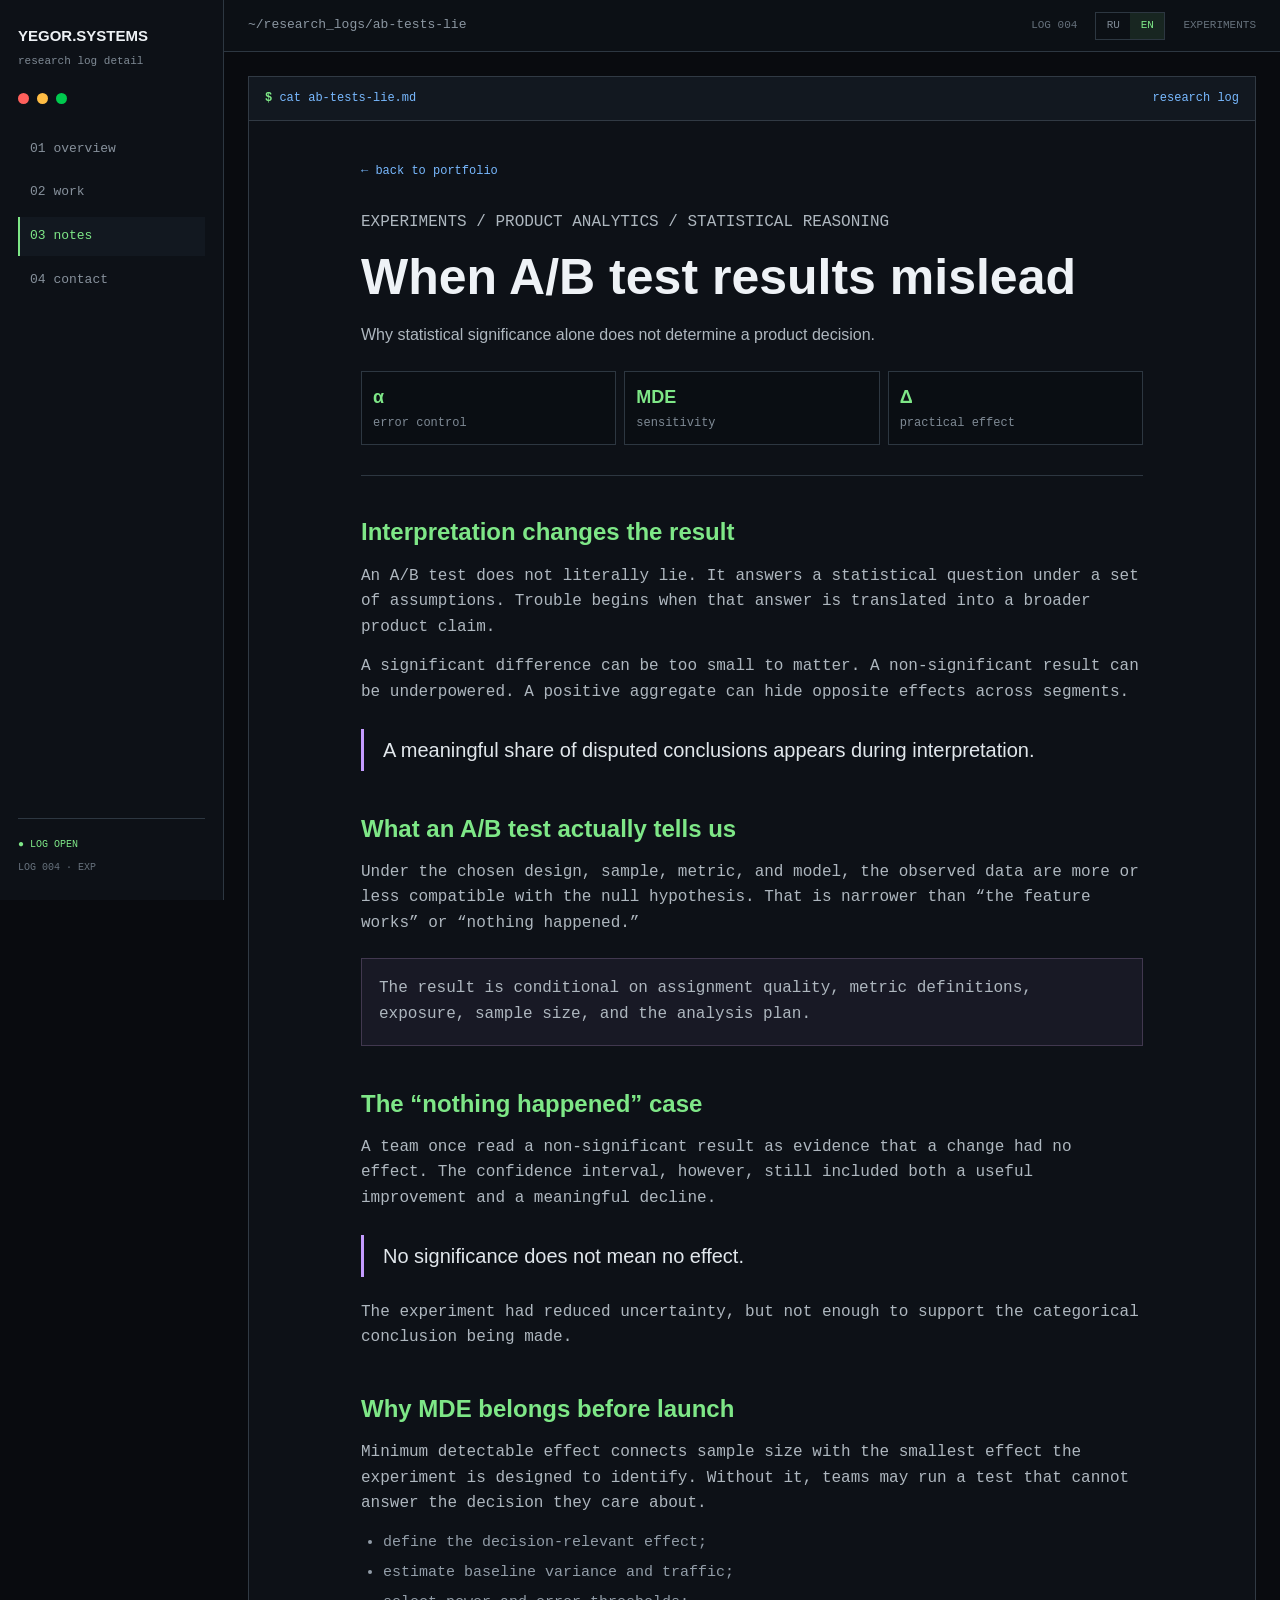
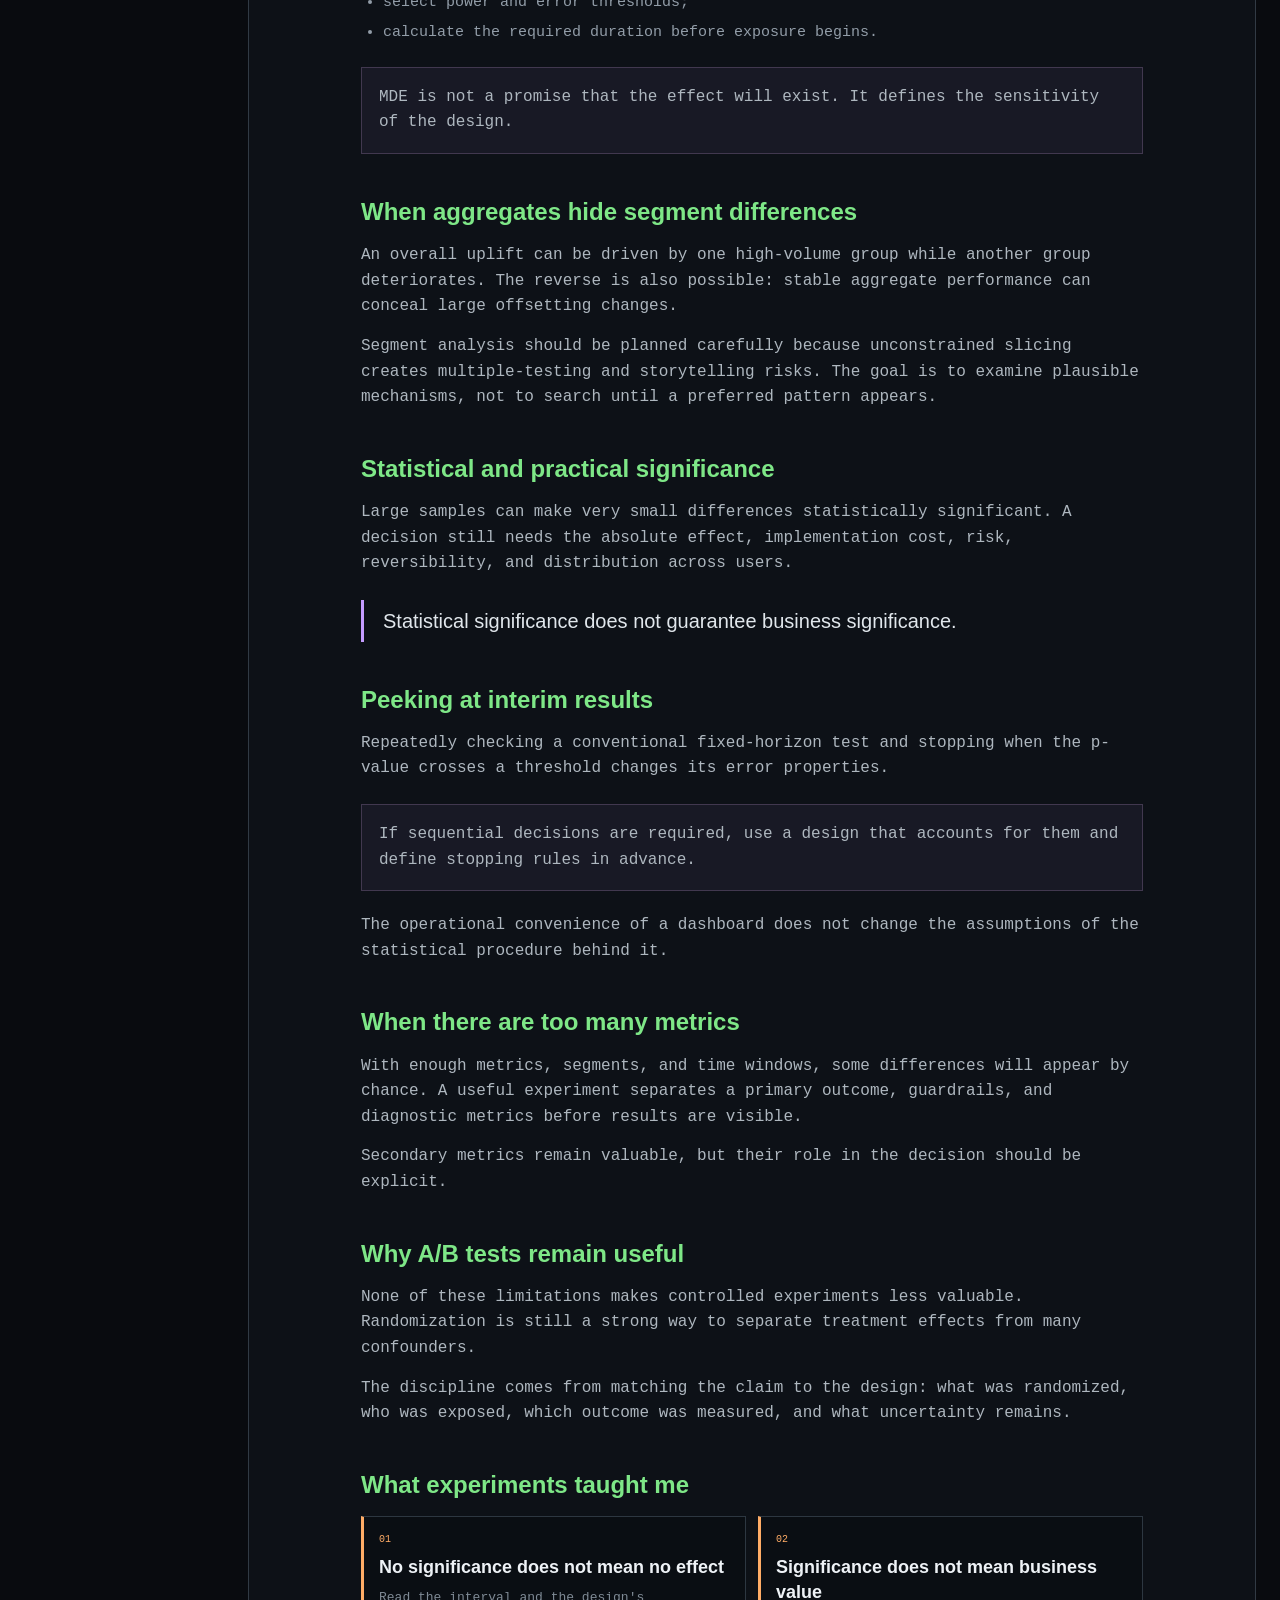
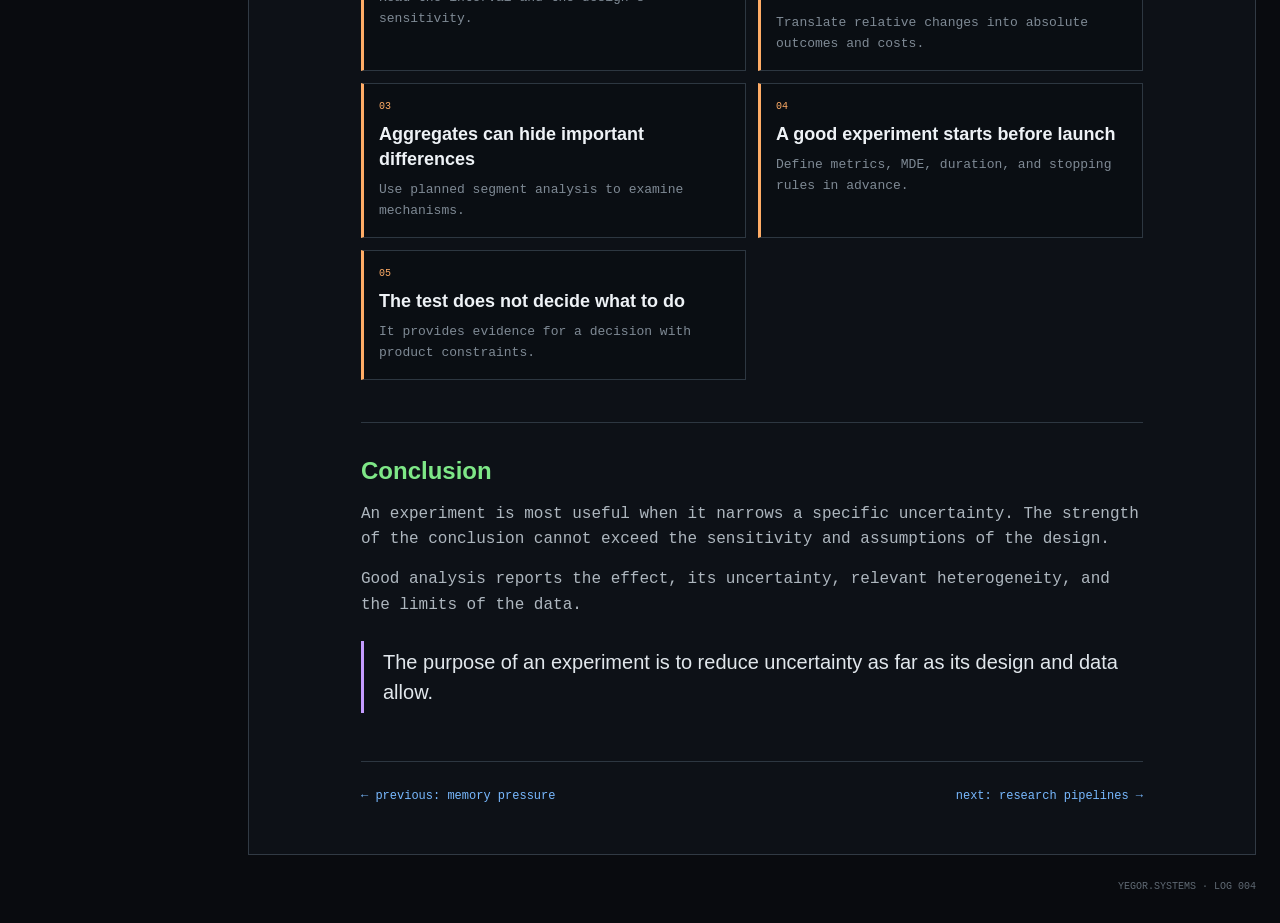
<file: blog/ab-tests-lie.html>
<!DOCTYPE html>
<html lang="ru">
<head>
    <meta charset="UTF-8">
    <meta name="viewport" content="width=device-width, initial-scale=1.0">
    <title>Когда результаты A/B-тестов вводят в заблуждение | Егор Лукьянов</title>
    <link rel="canonical" href="https://luckyenough64.github.io/portfolio/blog/ab-tests-lie.html">
    <link rel="alternate" hreflang="ru" href="https://luckyenough64.github.io/portfolio/blog/ab-tests-lie.html">
    <link rel="alternate" hreflang="en" href="https://luckyenough64.github.io/portfolio/en/blog/ab-tests-lie.html">
    <link rel="stylesheet" href="../style.css">
    <script src="../site.js" defer></script>
</head>
<body class="article-page" data-language="ru">
    <div class="app article-app">
        <aside class="sidebar" id="sidebar"><div class="sidebar-brand">YEGOR.SYSTEMS</div><div class="sidebar-role">research log detail</div><div class="buttons"><span class="button close"></span><span class="button minimize"></span><span class="button maximize"></span></div><nav class="sidebar-nav"><a href="../index.html">01 обзор</a><a href="../index.html#work">02 работа</a><a class="active" href="../index.html#logs">03 заметки</a><a href="../index.html#contacts">04 контакты</a></nav><div class="sidebar-footer"><div class="system-online">● LOG OPEN</div><div>LOG 004 · EXPERIMENTS</div></div></aside>
        <main class="main"><header class="toolbar"><button class="mobile-menu" type="button" aria-controls="sidebar" aria-expanded="false">≡</button><span class="toolbar-crumb">~/research_logs/ab-tests-lie</span><div class="toolbar-meta"><span>LOG 004</span><nav class="language-switch" aria-label="Язык"><a class="active" data-language="ru" href="ab-tests-lie.html" aria-current="page">RU</a><a data-language="en" href="../en/blog/ab-tests-lie.html">EN</a></nav><span>EXPERIMENTS</span></div></header>
            <div class="article-dashboard"><section class="article-shell"><div class="article-commandbar"><span><b>$</b> cat ab-tests-lie.md</span><span>research log</span></div><div class="article-body"><article class="article">
                <a class="back-link" href="../index.html">← к портфолио</a>

                <header class="article-hero">
                    <p class="article-kicker">Эксперименты / продуктовая аналитика / статистическое мышление</p>
                    <h1>Когда результаты A/B-тестов вводят в заблуждение</h1>
                    <p class="article-subtitle">О том, почему статистическая значимость сама по себе не определяет продуктовое решение.</p>
                    <div class="article-stats" aria-label="Ключевые ловушки экспериментов">
                        <span><strong>p &lt; .05</strong> требует интерпретации</span>
                        <span><strong>MDE</strong> до запуска</span>
                        <span><strong>сегменты</strong> важны</span>
                    </div>
                </header>

                <section class="article-section">
                    <h2>Как интерпретация меняет результат</h2>
                    <p>После завершения эксперимента команда получает набор оценок, доверительных интервалов и метрик. На этом этапе цифры ещё не задают решение — его формирует интерпретация.</p>
                    <p>При просмотре результатов легко сосредоточиться на ожидаемом направлении эффекта.</p>
                    <ul class="compact-list">
                        <li>рост;</li>
                        <li>падение;</li>
                        <li>подтверждение гипотезы;</li>
                        <li>подтверждение исходной гипотезы.</li>
                    </ul>
                    <p>За несколько лет работы с продуктовой аналитикой я заметил любопытную закономерность.</p>
                    <p>Большинство ошибок в экспериментах возникает не из-за неправильной статистики. И не из-за ошибок в коде.</p>
                    <blockquote>Заметная часть спорных выводов появляется на этапе интерпретации.</blockquote>
                </section>

                <section class="article-section">
                    <h2>Что именно сообщает A/B-тест</h2>
                    <p>Многие воспринимают эксперимент как арбитра.</p>
                    <p>Есть контроль. Есть тест. Есть результат. Значит теперь мы знаем правду.</p>
                    <p>На практике всё значительно сложнее.</p>
                    <p>A/B-тест не сообщает напрямую: “Эта фича хорошая.”</p>
                    <p>Он говорит: “На основании имеющихся данных мы нашли или не нашли достаточных оснований считать, что между группами существует различие.”</p>
                    <p>Это различие меняет способ интерпретации результата.</p>
                    <p>Эксперимент описывает неопределённость оценки при заданных данных и допущениях.</p>
                    <aside class="article-note">
                        <p>Поэтому вывод должен включать допущения теста, размер эффекта и неопределённость оценки, а не только значение p-value.</p>
                    </aside>
                </section>

                <section class="article-section">
                    <h2>История про «ничего не произошло»</h2>
                    <p>Рассмотрим типичный сценарий.</p>
                    <p>Представим эксперимент. Конверсия контроля — 10%. Конверсия теста — 10.3%.</p>
                    <p>Разница составляет 0.3 процентного пункта. Статистической значимости нет.</p>
                    <p>Команда делает вывод: “Изменение не работает.”</p>
                    <p>Но существует и другая интерпретация: “Мы просто не собрали достаточно данных, чтобы заметить эффект такого размера.”</p>
                    <blockquote>Отсутствие значимости не равно отсутствию эффекта.</blockquote>
                    <p>Тест может быть просто недостаточно чувствительным.</p>
                </section>

                <section class="article-section">
                    <h2>Зачем считать MDE до запуска</h2>
                    <p>Большинство обсуждений экспериментов начинается после запуска.</p>
                    <p>Этап до запуска позволяет проверить, способен ли эксперимент ответить на поставленный вопрос при доступном объёме выборки.</p>
                    <p>Для этого можно использовать MDE — минимальный эффект, который эксперимент способен обнаружить.</p>
                    <p>Во время подготовки экспериментов мне неоднократно приходилось рассчитывать чувствительность тестов для различных горизонтов наблюдения:</p>
                    <ul class="compact-list">
                        <li>7 дней;</li>
                        <li>14 дней;</li>
                        <li>21 день;</li>
                        <li>28 дней;</li>
                        <li>35 дней.</li>
                    </ul>
                    <aside class="article-note">
                        <p>Если эксперимент способен обнаружить изменение только от +5%, а реальный эффект составляет +1%, результат, скорее всего, не позволит отделить эффект от шума.</p>
                    </aside>
                    <p>Хотя изменение могло существовать всё это время.</p>
                </section>

                <section class="article-section">
                    <h2>Когда агрегаты скрывают различия между сегментами</h2>
                    <p>Агрегированная продуктовая метрика может скрывать разнонаправленные изменения внутри отдельных групп.</p>
                    <p>Представим ситуацию. Общий результат эксперимента показывает рост. Поздравления. Тест успешен.</p>
                    <p>Затем начинаем смотреть сегменты.</p>
                    <ul class="compact-list">
                        <li>Android показывает рост;</li>
                        <li>iOS показывает падение;</li>
                        <li>новые пользователи растут;</li>
                        <li>старые пользователи падают.</li>
                    </ul>
                    <p>В результате оказывается, что общий эффект представляет собой смесь нескольких совершенно разных процессов.</p>
                    <p>Это один из вариантов парадокса Симпсона — ситуации, когда агрегированная картина противоречит тому, что происходит внутри отдельных групп.</p>
                    <p>Поэтому агрегированную метрику я рассматриваю как отправную точку, после которой проверяю заранее определённые сегменты.</p>
                </section>

                <section class="article-section">
                    <h2>Статистическая и практическая значимость</h2>
                    <p>При большом объёме данных статистически значимыми могут становиться очень небольшие эффекты.</p>
                    <p>Представим ситуацию. CTR увеличился с 10.00% до 10.03%.</p>
                    <p>На многомиллионной аудитории такая разница вполне может оказаться статистически значимой.</p>
                    <p>Но возникает другой вопрос.</p>
                    <ul class="compact-list">
                        <li>заметит ли бизнес этот эффект?</li>
                        <li>станут ли пользователи счастливее?</li>
                        <li>изменится ли экономика продукта?</li>
                    </ul>
                    <blockquote>Статистическая значимость не гарантирует бизнес-значимость.</blockquote>
                    <p>Это разные понятия. И путать их бывает дорого.</p>
                </section>

                <section class="article-section">
                    <h2>Промежуточный просмотр результатов</h2>
                    <p>Если бы меня попросили выбрать одну ошибку, которую я вижу чаще остальных, это было бы подглядывание.</p>
                    <p>Эксперимент рассчитан на две недели.</p>
                    <p>Через три дня кто-то открывает дашборд. Через четыре дня ещё раз. Через пять дней снова.</p>
                    <p>На шестой день появляется значимость. Все радуются. Эксперимент останавливают. Результат отправляется в релиз.</p>
                    <p>Проблема заключается в том, что каждый дополнительный просмотр результатов увеличивает вероятность случайного открытия.</p>
                    <aside class="article-note">
                        <p>Фактически мы продолжаем бросать монету до тех пор, пока не увидим нужный результат.</p>
                    </aside>
                    <p>Именно поэтому хорошие эксперименты требуют дисциплины. Не только статистической. Организационной.</p>
                </section>

                <section class="article-section">
                    <h2>Когда метрик слишком много</h2>
                    <p>Современные продуктовые команды редко ограничиваются одной метрикой. Обычно анализируются десятки показателей одновременно.</p>
                    <ul class="compact-list">
                        <li>конверсия;</li>
                        <li>retention;</li>
                        <li>DAU;</li>
                        <li>ARPU;</li>
                        <li>CTR;</li>
                        <li>средний чек;</li>
                        <li>время в продукте;</li>
                        <li>количество действий;</li>
                        <li>десятки дополнительных метрик.</li>
                    </ul>
                    <p>На первый взгляд это выглядит разумно.</p>
                    <p>Но возникает проблема множественных сравнений. Чем больше метрик мы анализируем, тем выше вероятность случайно найти статистически значимое изменение.</p>
                    <p>Именно поэтому хорошие эксперименты начинаются не с анализа данных. Они начинаются с заранее сформулированной гипотезы.</p>
                </section>

                <section class="article-section">
                    <h2>Почему A/B-тесты остаются полезны</h2>
                    <p>После всех этих примеров может показаться, что экспериментам нельзя доверять.</p>
                    <p>Я бы сказал наоборот.</p>
                    <p>A/B-тесты остаются полезным инструментом принятия продуктовых решений, если заранее определены гипотеза, метрики и правило остановки.</p>
                    <p>Они плохо сочетаются с:</p>
                    <ul class="compact-list">
                        <li>поиском удобных сегментов задним числом;</li>
                        <li>постоянным просмотром промежуточных результатов;</li>
                        <li>отсутствием расчёта мощности;</li>
                        <li>попыткой найти подтверждение заранее выбранному решению.</li>
                    </ul>
                    <p>Хороший эксперимент требует дисциплины. Но именно эта дисциплина и делает его ценным.</p>
                </section>

                <section class="article-section">
                    <h2>Чему меня научили эксперименты</h2>
                    <div class="lesson-list">
                        <div>
                            <span>01</span>
                            <h3>Отсутствие значимости не означает отсутствие эффекта</h3>
                            <p>Иногда данных просто недостаточно.</p>
                        </div>
                        <div>
                            <span>02</span>
                            <h3>Статистическая значимость не означает бизнес-ценность</h3>
                            <p>Эффект может быть реальным и при этом не иметь практической ценности.</p>
                        </div>
                        <div>
                            <span>03</span>
                            <h3>Агрегаты умеют скрывать правду</h3>
                            <p>Сегменты часто рассказывают более интересную историю, чем общая метрика.</p>
                        </div>
                        <div>
                            <span>04</span>
                            <h3>Хороший эксперимент начинается до запуска</h3>
                            <p>На этапе формулировки гипотез, расчёта мощности, выбора метрик и оценки MDE.</p>
                        </div>
                        <div>
                            <span>05</span>
                            <h3>Тест не отвечает на вопрос «что делать»</h3>
                            <p>Он отвечает на вопрос: что мы можем утверждать на основании имеющихся данных?</p>
                        </div>
                    </div>
                </section>

                <section class="article-section article-conclusion">
                    <h2>Заключение</h2>
                    <p>За годы работы с экспериментами я заметил, что самые дорогие ошибки возникают не в статистике. И не в формулах.</p>
                    <p>Они возникают в интерпретации.</p>
                    <p>Сам тест не формулирует вывод за команду. Ошибка появляется, когда ограничения дизайна и данных не учитываются в интерпретации.</p>
                    <p>Поэтому вместе с оценкой эффекта важно фиксировать чувствительность теста, горизонт наблюдения и набор проверяемых метрик.</p>
                    <p>Именно поэтому хороший аналитик отличается не умением находить значимость, а умением сохранять скептицизм даже тогда, когда значимость уже найдена.</p>
                    <blockquote>Цель эксперимента — сократить неопределённость настолько, насколько это позволяют дизайн и данные.</blockquote>
                </section>

                <footer class="article-nav" aria-label="Навигация по статьям">
                    <a class="back-link" href="memory-pressure.html">← назад: memory pressure</a>
                    <a class="next-link" href="research-pipelines.html">дальше: исследовательские пайплайны →</a>
                </footer>
            </article></div></section><footer class="page-footer">YEGOR.SYSTEMS · LOG 004</footer></div>
        </main>
    </div>
</body>
</html>
</file>
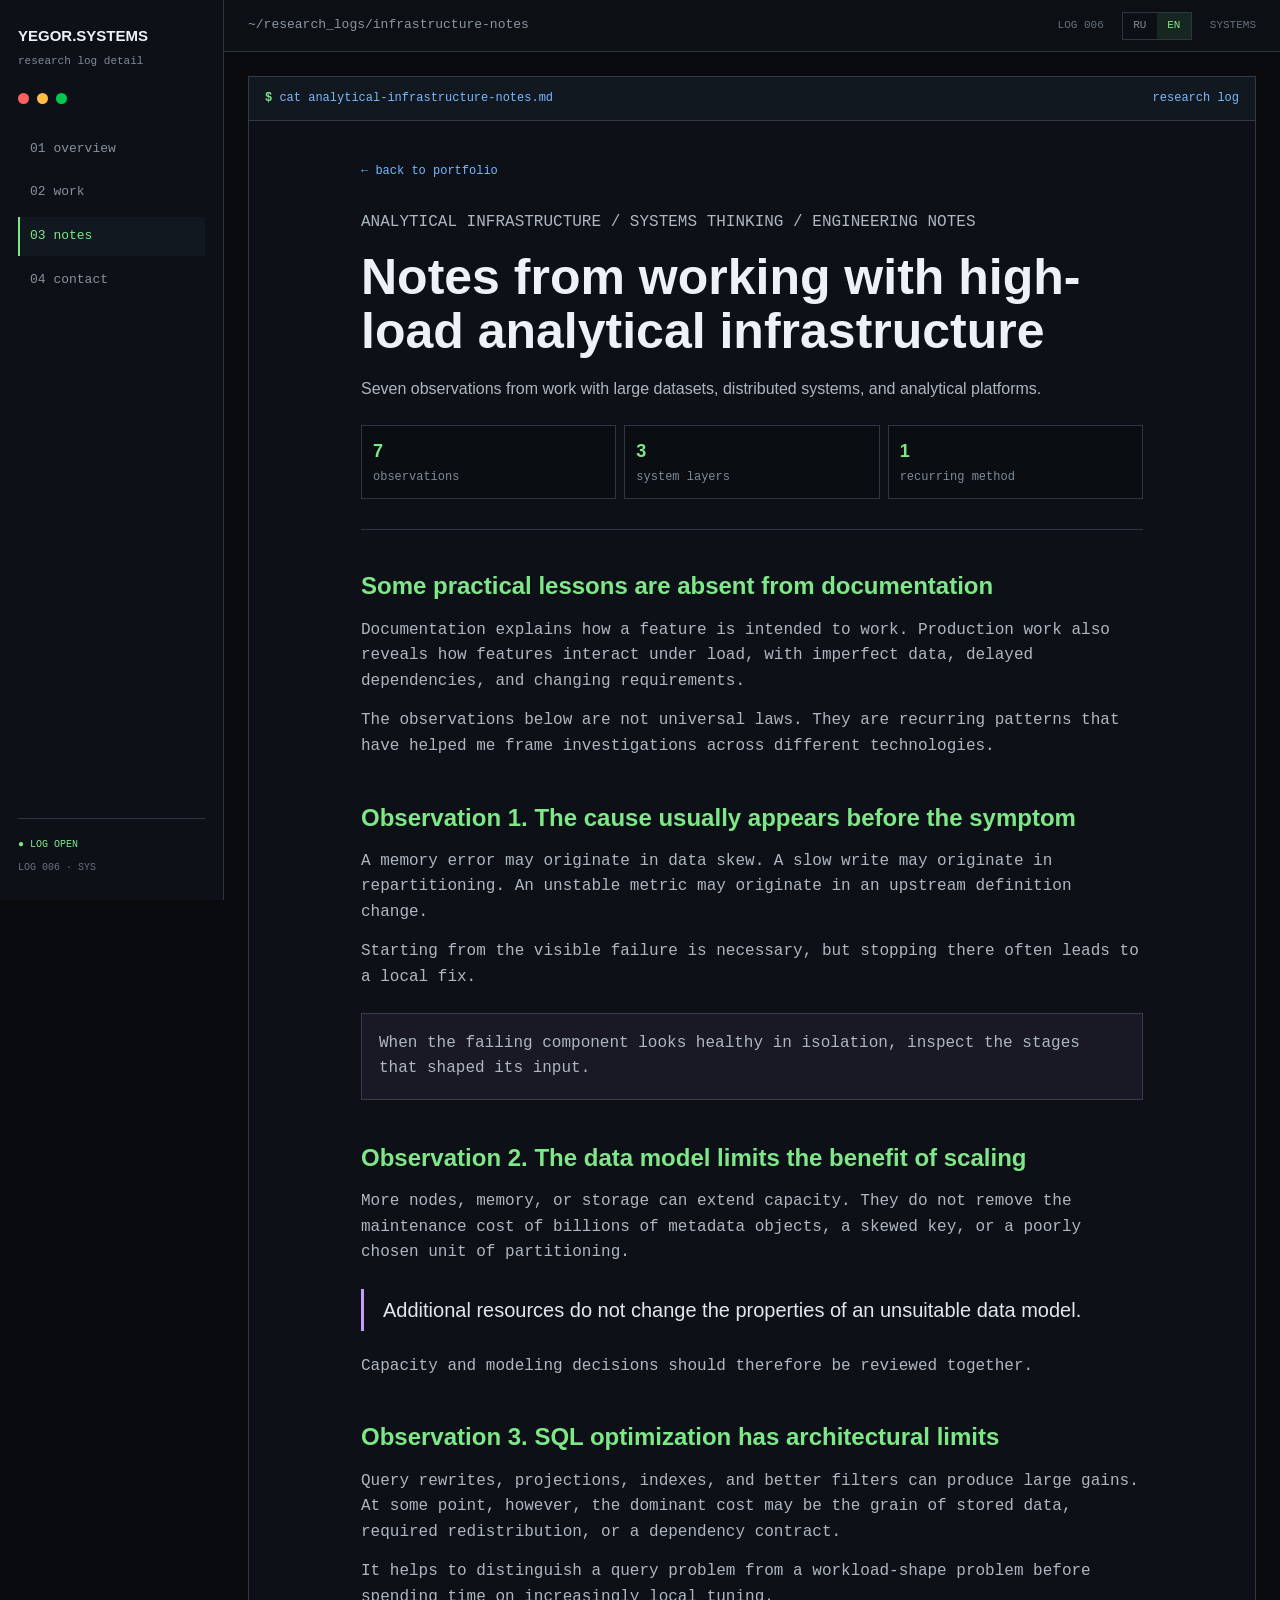
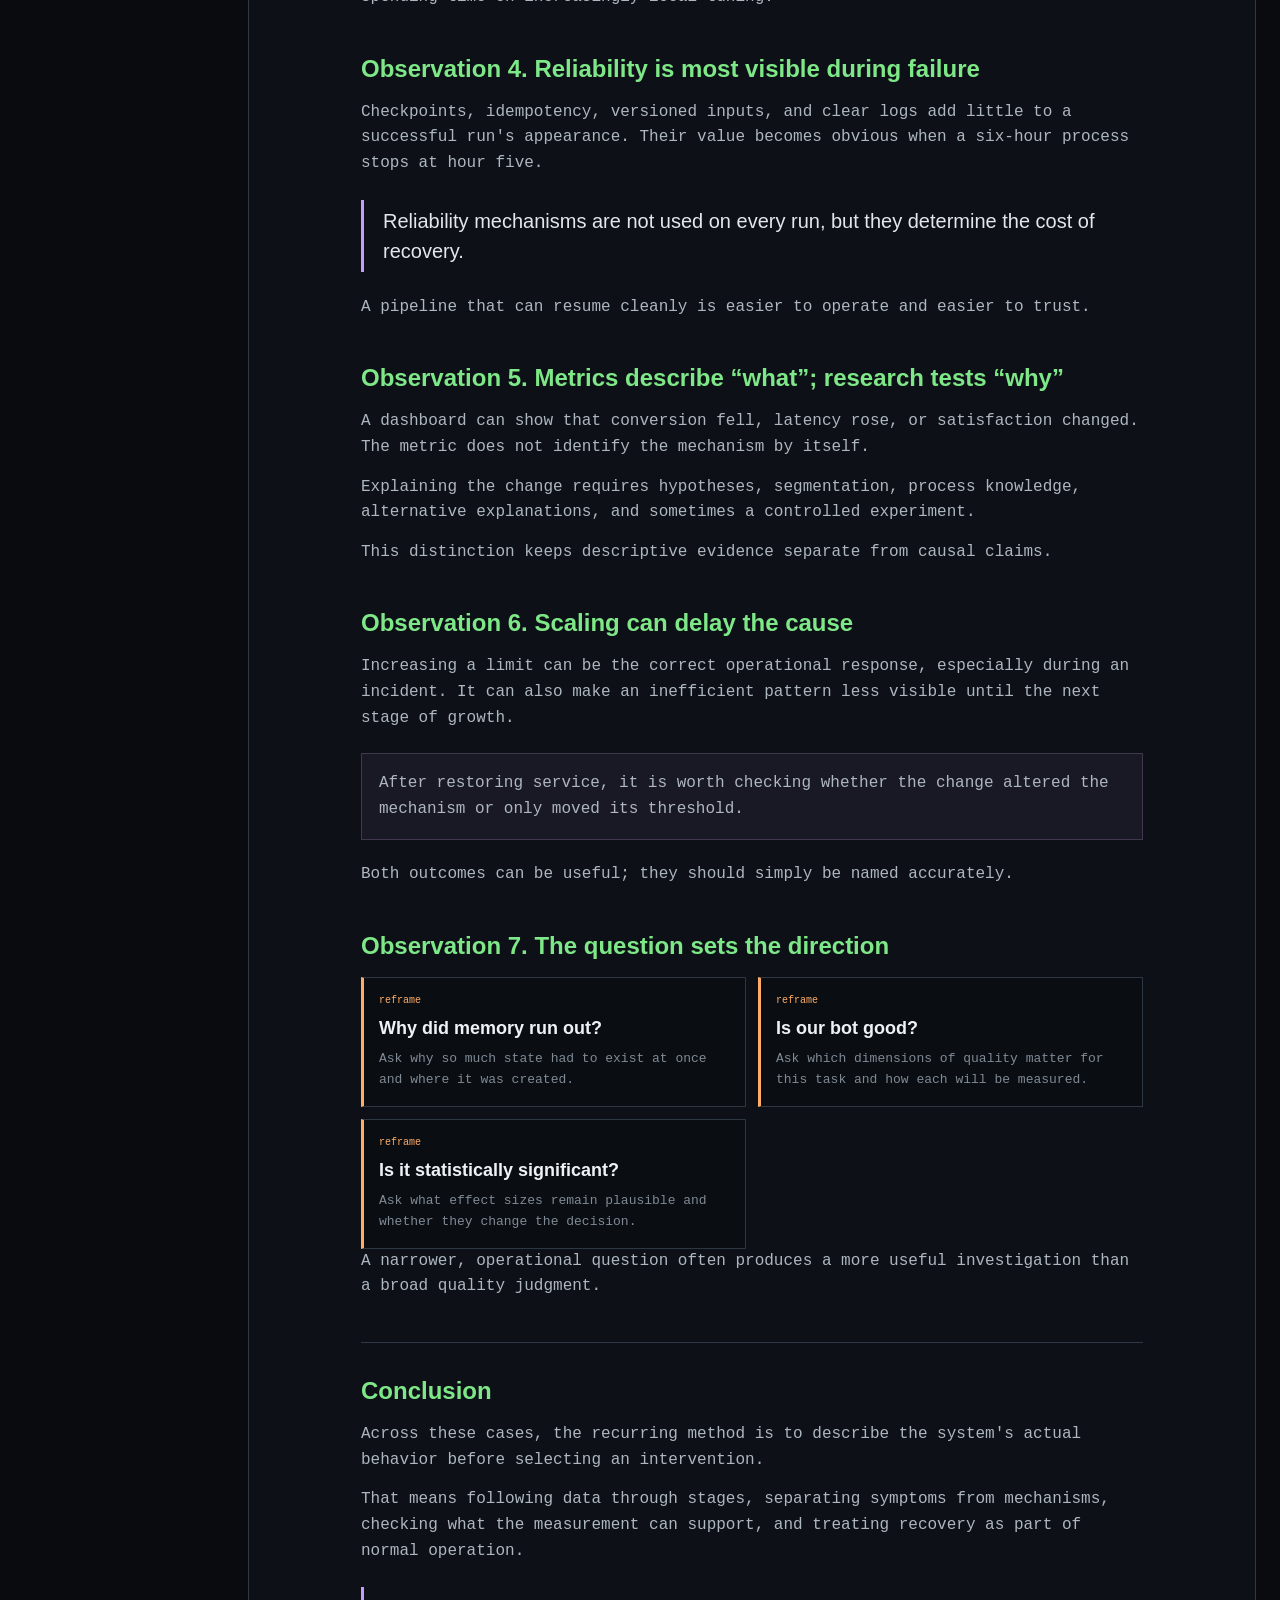
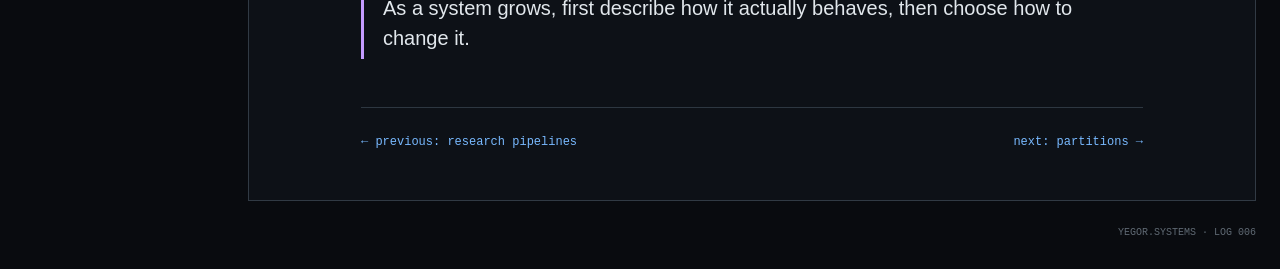
<file: blog/analytical-infrastructure-notes.html>
<!DOCTYPE html>
<html lang="ru">
<head>
    <meta charset="UTF-8">
    <meta name="viewport" content="width=device-width, initial-scale=1.0">
    <title>Наблюдения из работы с высоконагруженной аналитической инфраструктурой | Егор Лукьянов</title>
    <link rel="canonical" href="https://luckyenough64.github.io/portfolio/blog/analytical-infrastructure-notes.html">
    <link rel="alternate" hreflang="ru" href="https://luckyenough64.github.io/portfolio/blog/analytical-infrastructure-notes.html">
    <link rel="alternate" hreflang="en" href="https://luckyenough64.github.io/portfolio/en/blog/analytical-infrastructure-notes.html">
    <link rel="stylesheet" href="../style.css">
    <script src="../site.js" defer></script>
</head>
<body class="article-page" data-language="ru">
    <div class="app article-app">
        <aside class="sidebar" id="sidebar"><div class="sidebar-brand">YEGOR.SYSTEMS</div><div class="sidebar-role">research log detail</div><div class="buttons"><span class="button close"></span><span class="button minimize"></span><span class="button maximize"></span></div><nav class="sidebar-nav"><a href="../index.html">01 обзор</a><a href="../index.html#work">02 работа</a><a class="active" href="../index.html#logs">03 заметки</a><a href="../index.html#contacts">04 контакты</a></nav><div class="sidebar-footer"><div class="system-online">● LOG OPEN</div><div>LOG 006 · SYSTEMS</div></div></aside>
        <main class="main"><header class="toolbar"><button class="mobile-menu" type="button" aria-controls="sidebar" aria-expanded="false">≡</button><span class="toolbar-crumb">~/research_logs/infrastructure-notes</span><div class="toolbar-meta"><span>LOG 006</span><nav class="language-switch" aria-label="Язык"><a class="active" data-language="ru" href="analytical-infrastructure-notes.html" aria-current="page">RU</a><a data-language="en" href="../en/blog/analytical-infrastructure-notes.html">EN</a></nav><span>SYSTEMS</span></div></header>
            <div class="article-dashboard"><section class="article-shell"><div class="article-commandbar"><span><b>$</b> cat analytical-infrastructure-notes.md</span><span>research log</span></div><div class="article-body"><article class="article">
                <a class="back-link" href="../index.html">← к портфолио</a>

                <header class="article-hero">
                    <p class="article-kicker">Аналитическая инфраструктура / системное мышление / инженерные заметки</p>
                    <h1>Наблюдения из работы с высоконагруженной аналитической инфраструктурой</h1>
                    <p class="article-subtitle">Семь наблюдений из работы с большими данными, распределёнными системами и аналитическими платформами.</p>
                    <div class="article-stats" aria-label="Главные темы статьи">
                        <span><strong>инциденты</strong> начинаются раньше</span>
                        <span><strong>модели</strong> важнее железа</span>
                        <span><strong>вопросы</strong> ведут исследование</span>
                    </div>
                </header>

                <section class="article-section">
                    <h2>Часть практических уроков не попадает в документацию</h2>
                    <p>Когда я только начинал работать с аналитическими системами, мне казалось, что самые важные знания находятся в документации.</p>
                    <p>Как работает база данных. Как устроен планировщик запросов. Как правильно настраивать вычислительные ресурсы. Как проектировать пайплайны.</p>
                    <p>Со временем я заметил, что значительная часть практических знаний появляется в других ситуациях.</p>
                    <ul class="compact-list">
                        <li>в расследовании инцидентов;</li>
                        <li>в долгих обсуждениях архитектуры;</li>
                        <li>в поиске причин странного поведения системы;</li>
                        <li>в вопросах, которые на первый взгляд вообще не выглядят техническими.</li>
                    </ul>
                    <p>За несколько лет работы с высоконагруженной аналитической инфраструктурой у меня накопилось несколько наблюдений, которые регулярно подтверждаются на практике.</p>
                </section>

                <section class="article-section">
                    <h2>Наблюдение №1. Причина обычно появляется раньше симптома</h2>
                    <p>Когда происходит сбой, его легко принять за непосредственную причину проблемы.</p>
                    <p>Но чаще всего он оказывается первым заметным симптомом.</p>
                    <p>Ошибке памяти, замедлению запроса или перегрузке кластера обычно предшествует накопление изменений в данных и нагрузке.</p>
                    <p>Обычно проблема начинает формироваться значительно раньше.</p>
                    <ul class="compact-list">
                        <li>неправильное партиционирование;</li>
                        <li>неудачная модель данных;</li>
                        <li>растущий объём промежуточных вычислений;</li>
                        <li>незаметное накопление технического долга.</li>
                    </ul>
                    <aside class="article-note">
                        <p>Инцидент просто становится моментом, когда система больше не может скрывать последствия этих решений.</p>
                    </aside>
                    <p>Со временем я начал воспринимать сбои не как отдельные события, а как возможность посмотреть на более глубокие причины происходящего.</p>
                </section>

                <section class="article-section">
                    <h2>Наблюдение №2. Модель данных ограничивает эффект масштабирования</h2>
                    <p>За годы работы мне довелось видеть самые разные попытки решить проблемы производительности: добавление памяти, увеличение числа узлов, новые вычислительные ресурсы, более мощное оборудование.</p>
                    <p>Иногда это помогает снять ограничение по ресурсам, но не устраняет причины, связанные с моделью данных.</p>
                    <p>Кейсы с миллиардами партиций, JOIN крупных таблиц и неудачно спроектированными витринами приводят к общему выводу:</p>
                    <blockquote>Дополнительные ресурсы не меняют свойства неудачно выбранной модели данных.</blockquote>
                    <p>Хорошая архитектура начинает приносить пользу задолго до того, как появляется необходимость масштабировать инфраструктуру.</p>
                    <p>Плохая архитектура начинает создавать проблемы задолго до того, как заканчиваются ресурсы.</p>
                </section>

                <section class="article-section">
                    <h2>Наблюдение №3. Оптимизация SQL и ограничения архитектуры</h2>
                    <p>Мне нравится оптимизировать запросы.</p>
                    <p>Разбираться в планах выполнения. Сокращать время обработки. Находить лишние операции.</p>
                    <p>Но со временем я заметил интересную закономерность.</p>
                    <p>Иногда изменение подхода к задаче даёт больший эффект, чем локальная оптимизация запроса.</p>
                    <p>Иногда можно выиграть в два раза. Иногда — в десять. А иногда оказывается, что запрос вообще не нужно выполнять в таком виде.</p>
                    <p>Оптимизация SQL помогает использовать систему эффективнее, но её эффект ограничен архитектурой хранения и обработки данных.</p>
                </section>

                <section class="article-section">
                    <h2>Наблюдение №4. Надёжность заметнее всего при сбоях</h2>
                    <p>Практически каждый дополнительный механизм надёжности выглядит избыточным в момент внедрения.</p>
                    <ul class="compact-list">
                        <li>smoke-тесты;</li>
                        <li>checkpointing;</li>
                        <li>мониторинг;</li>
                        <li>алерты;</li>
                        <li>контроль качества данных;</li>
                        <li>автоматические проверки.</li>
                    </ul>
                    <p>Пока всё работает, возникает ощущение, что эти вещи только усложняют систему.</p>
                    <p>При сбое эти механизмы сокращают объём повторной работы и упрощают восстановление процесса.</p>
                    <blockquote>Механизмы надёжности нужны не при каждом запуске, но определяют стоимость восстановления после сбоя.</blockquote>
                    <p>Именно поэтому сегодня я стараюсь думать о восстановлении системы ещё до её запуска.</p>
                </section>

                <section class="article-section">
                    <h2>Наблюдение №5. Метрики описывают «что», исследования проверяют «почему»</h2>
                    <p>Для меня это полезное различие в аналитической работе.</p>
                    <p>Метрика может показать:</p>
                    <ul class="compact-list">
                        <li>падение конверсии;</li>
                        <li>рост времени обработки;</li>
                        <li>увеличение нагрузки;</li>
                        <li>снижение качества.</li>
                    </ul>
                    <p>Но сама по себе она редко объясняет причину. Она лишь фиксирует факт.</p>
                    <p>Именно поэтому хорошие исследования обычно начинаются после появления метрики, а не заканчиваются на ней.</p>
                    <p>В продуктовой аналитике и оценке AI-систем значение показателя часто становится началом проверки возможных причин его изменения.</p>
                </section>

                <section class="article-section">
                    <h2>Наблюдение №6. Масштабирование может отложить проявление причины</h2>
                    <p>Когда система начинает испытывать проблемы, первое желание обычно связано с ресурсами.</p>
                    <p>Добавить память. Добавить процессоры. Добавить узлы. Добавить executors.</p>
                    <p>Иногда это необходимо.</p>
                    <p>В ряде случаев масштабирование просто создаёт дополнительный запас ресурсов.</p>
                    <aside class="article-note">
                        <p>Симптомы становятся слабее. Проблема остаётся.</p>
                    </aside>
                    <p>Через некоторое время объём данных снова растёт. И ситуация повторяется.</p>
                    <p>Именно поэтому сегодня мне значительно интереснее искать причину роста нагрузки, чем просто бороться с её последствиями.</p>
                </section>

                <section class="article-section">
                    <h2>Наблюдение №7. Формулировка вопроса задаёт направление</h2>
                    <p>За годы работы я всё чаще замечаю одну вещь.</p>
                    <p>Практически все крупные улучшения начинались не с ответа. Они начинались с нового вопроса.</p>
                    <div class="lesson-list">
                        <div>
                            <span>вместо</span>
                            <h3>Почему закончилась память?</h3>
                            <p>Почему система вообще вынуждена хранить столько данных одновременно?</p>
                        </div>
                        <div>
                            <span>вместо</span>
                            <h3>Хороший ли у нас бот?</h3>
                            <p>Что именно мы считаем хорошим ответом?</p>
                        </div>
                        <div>
                            <span>вместо</span>
                            <h3>Есть ли статистическая значимость?</h3>
                            <p>Способен ли наш эксперимент обнаружить эффект такого размера?</p>
                        </div>
                    </div>
                    <p>Уточнение вопроса помогает определить, какие данные и проверки нужны дальше.</p>
                </section>

                <section class="article-section article-conclusion">
                    <h2>Заключение</h2>
                    <p>За годы работы я всё чаще замечаю, что самые полезные инженерные решения редко оказываются самыми сложными.</p>
                    <p>Обычно они появляются в тот момент, когда мы начинаем лучше понимать систему.</p>
                    <p>Не быстрее писать код. Не покупать больше серверов. Не строить более сложные пайплайны.</p>
                    <p>А задавать более правильные вопросы.</p>
                    <p>Сложные системы редко указывают на причину сбоя напрямую. Обычно её приходится восстанавливать по метрикам, планам выполнения, распределению данных и истории изменений.</p>
                    <blockquote>По мере роста системы сначала важно описать её фактическое поведение, а затем выбирать способ изменения.</blockquote>
                </section>

                <footer class="article-nav" aria-label="Навигация по статьям">
                    <a class="back-link" href="research-pipelines.html">← назад: исследовательские пайплайны</a>
                    <a class="next-link" href="../index.html">портфолио →</a>
                </footer>
            </article></div></section><footer class="page-footer">YEGOR.SYSTEMS · LOG 006</footer></div>
        </main>
    </div>
</body>
</html>
</file>
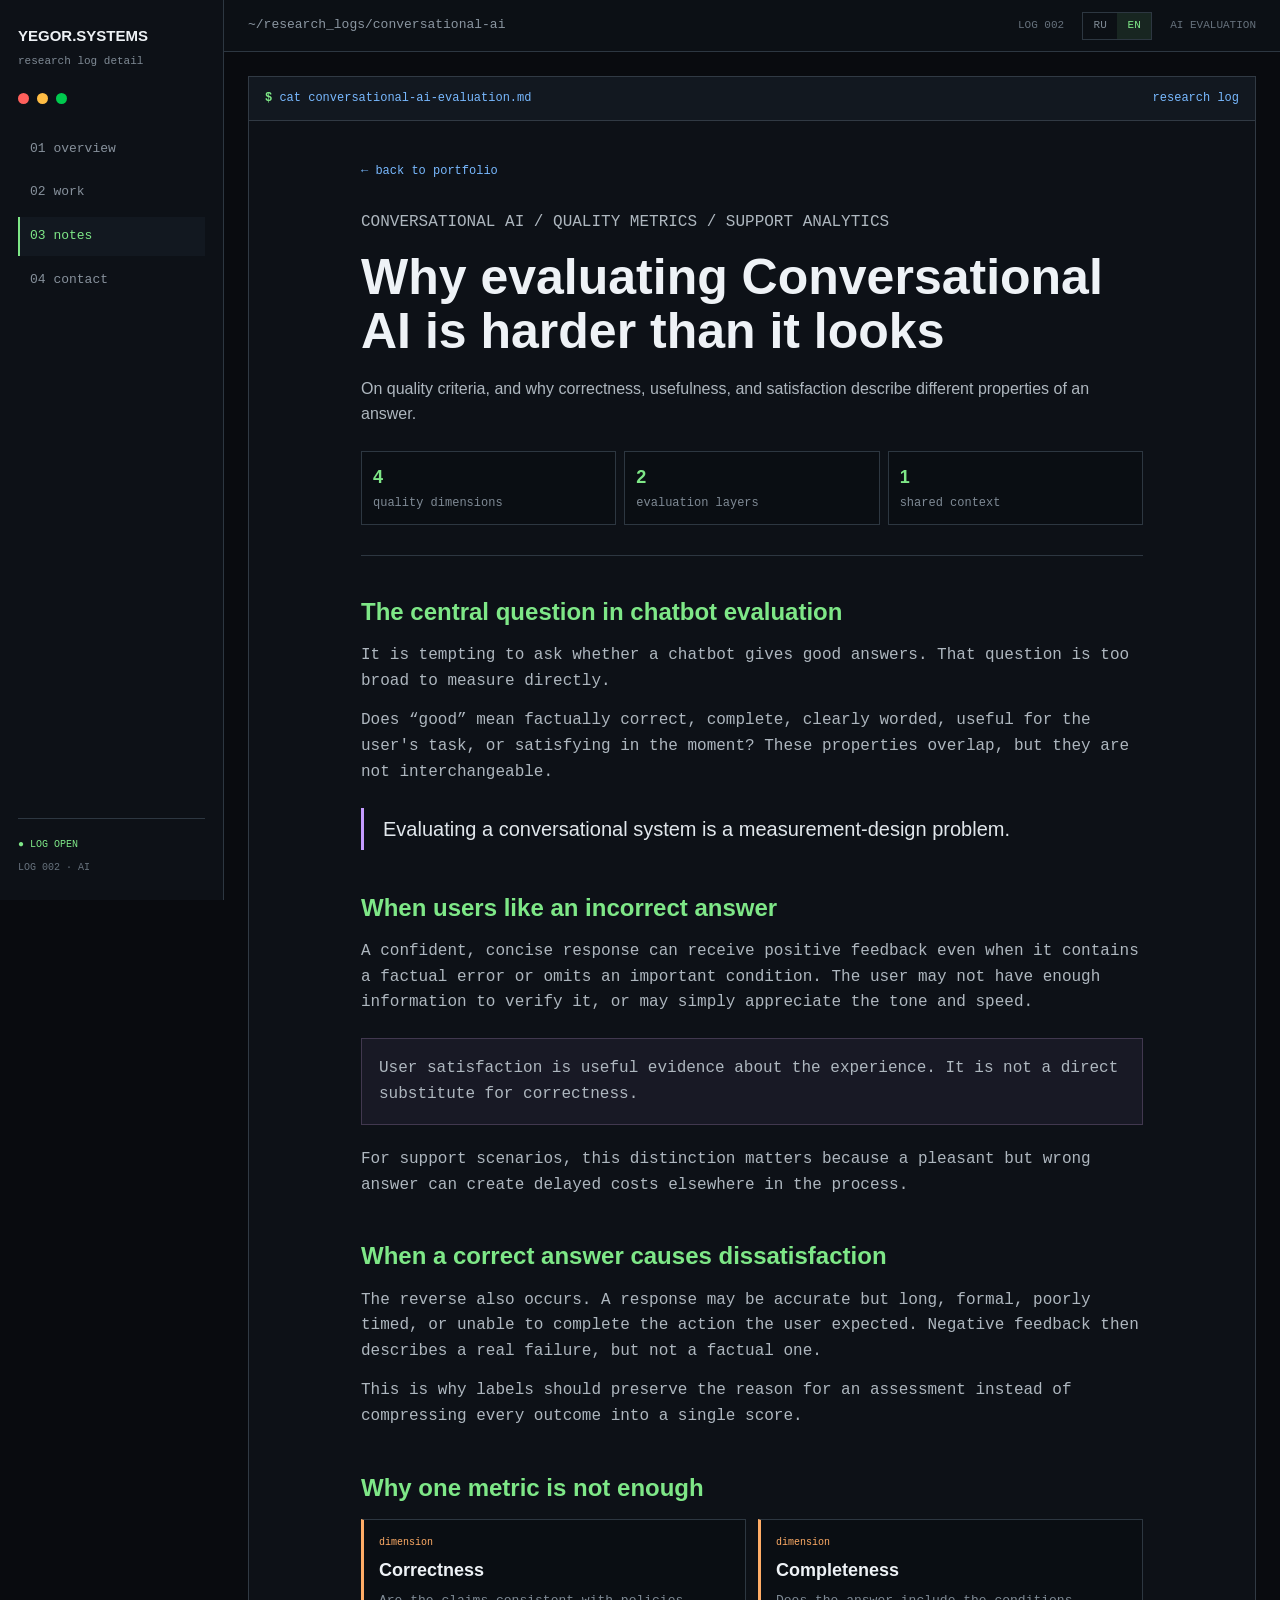
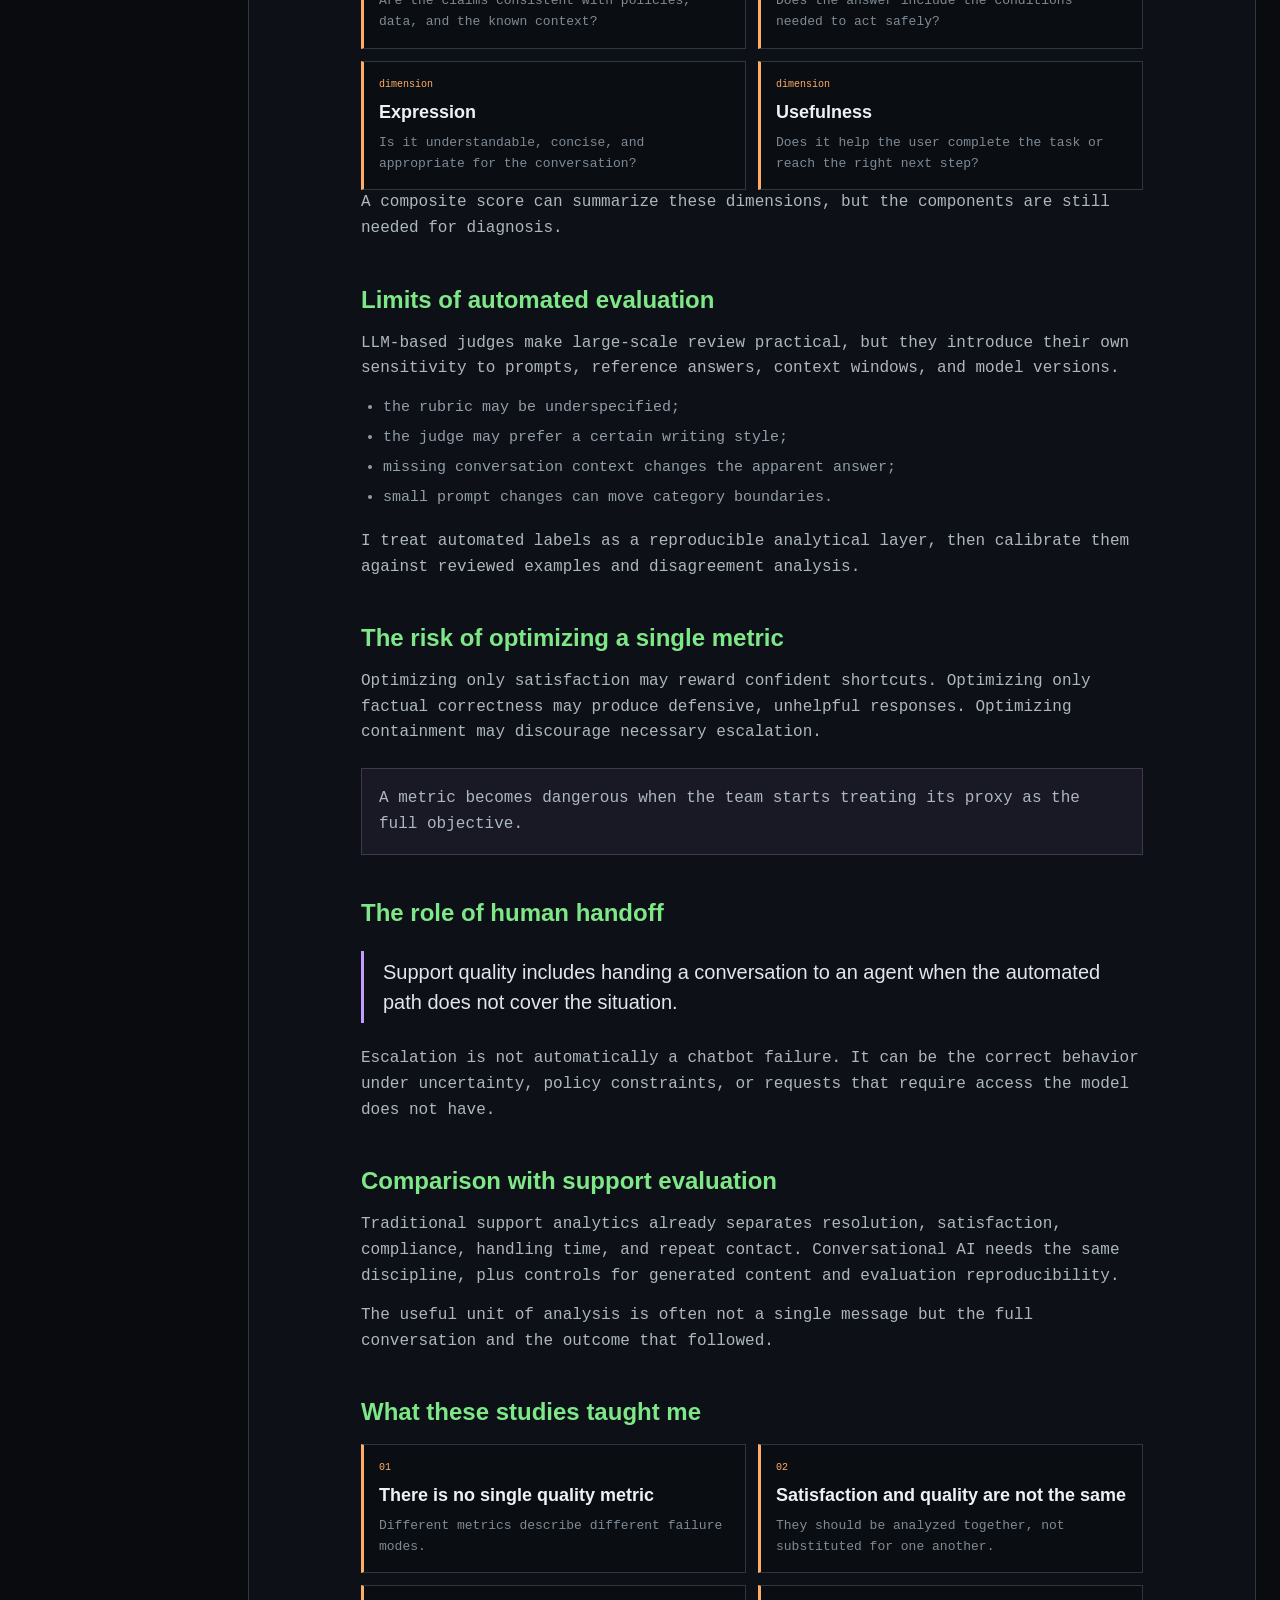
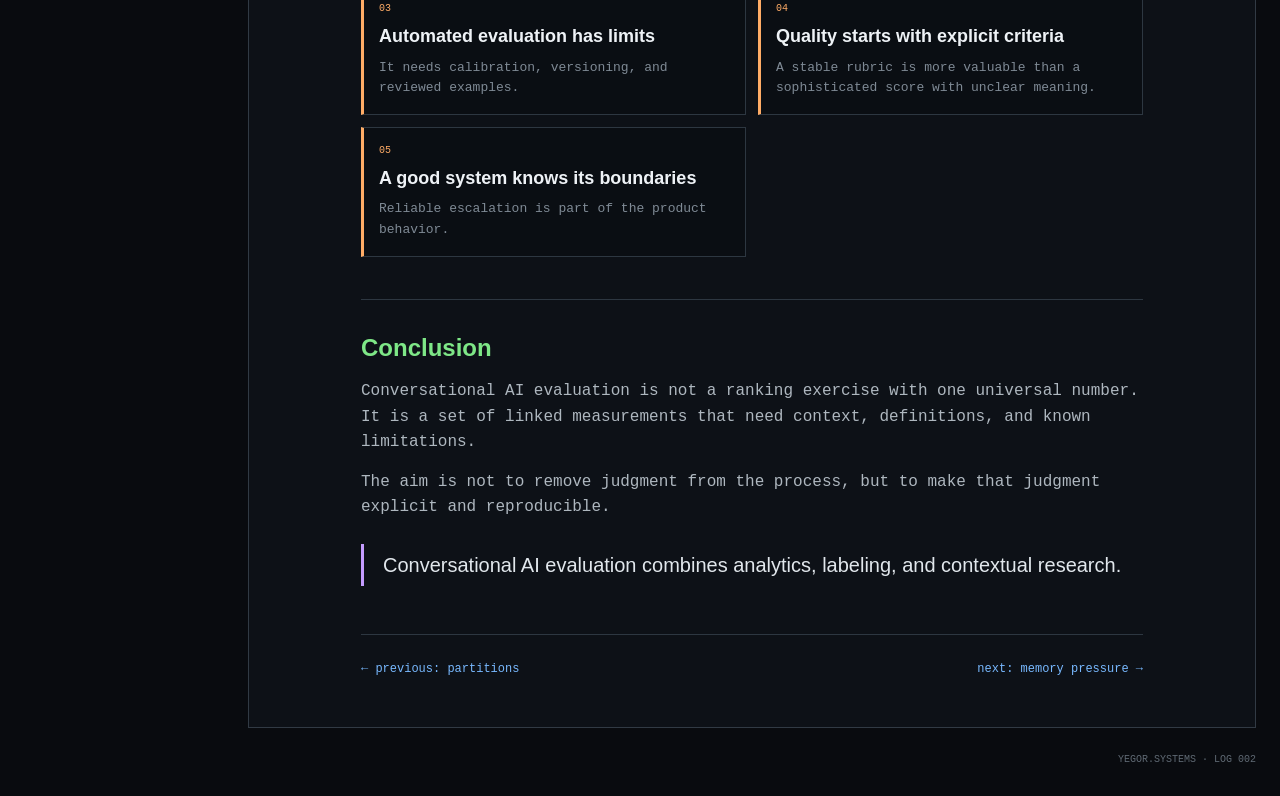
<file: blog/conversational-ai-evaluation.html>
<!DOCTYPE html>
<html lang="ru">
<head>
    <meta charset="UTF-8">
    <meta name="viewport" content="width=device-width, initial-scale=1.0">
    <title>Почему оценка Conversational AI сложнее, чем кажется | Егор Лукьянов</title>
    <link rel="canonical" href="https://luckyenough64.github.io/portfolio/blog/conversational-ai-evaluation.html">
    <link rel="alternate" hreflang="ru" href="https://luckyenough64.github.io/portfolio/blog/conversational-ai-evaluation.html">
    <link rel="alternate" hreflang="en" href="https://luckyenough64.github.io/portfolio/en/blog/conversational-ai-evaluation.html">
    <link rel="stylesheet" href="../style.css">
    <script src="../site.js" defer></script>
</head>
<body class="article-page" data-language="ru">
    <div class="app article-app">
        <aside class="sidebar" id="sidebar"><div class="sidebar-brand">YEGOR.SYSTEMS</div><div class="sidebar-role">research log detail</div><div class="buttons"><span class="button close"></span><span class="button minimize"></span><span class="button maximize"></span></div><nav class="sidebar-nav"><a href="../index.html">01 обзор</a><a href="../index.html#work">02 работа</a><a class="active" href="../index.html#logs">03 заметки</a><a href="../index.html#contacts">04 контакты</a></nav><div class="sidebar-footer"><div class="system-online">● LOG OPEN</div><div>LOG 002 · AI</div></div></aside>
        <main class="main"><header class="toolbar"><button class="mobile-menu" type="button" aria-controls="sidebar" aria-expanded="false">≡</button><span class="toolbar-crumb">~/research_logs/conversational-ai</span><div class="toolbar-meta"><span>LOG 002</span><nav class="language-switch" aria-label="Язык"><a class="active" data-language="ru" href="conversational-ai-evaluation.html" aria-current="page">RU</a><a data-language="en" href="../en/blog/conversational-ai-evaluation.html">EN</a></nav><span>AI EVALUATION</span></div></header>
            <div class="article-dashboard"><section class="article-shell"><div class="article-commandbar"><span><b>$</b> cat conversational-ai-evaluation.md</span><span>research log</span></div><div class="article-body"><article class="article">
                <a class="back-link" href="../index.html">← к портфолио</a>

                <header class="article-hero">
                    <p class="article-kicker">Conversational AI / метрики качества / аналитика поддержки</p>
                    <h1>Почему оценка Conversational AI сложнее, чем кажется</h1>
                    <p class="article-subtitle">О критериях качества и о том, почему корректность, полезность и удовлетворённость описывают разные свойства ответа.</p>
                    <div class="article-stats" aria-label="Ключевые противоречия статьи">
                        <span><strong>CSAT</strong> может обмануть</span>
                        <span><strong>точность</strong> не всё решает</span>
                        <span><strong>handoff</strong> может быть успехом</span>
                    </div>
                </header>

                <section class="article-section">
                    <h2>Основной вопрос при оценке чат-бота</h2>
                    <p>Когда люди впервые сталкиваются с оценкой Conversational AI, кажется, что задача довольно проста.</p>
                    <p>Нужно лишь ответить на вопрос: насколько хорошо работает бот?</p>
                    <p>Логично предположить, что ответ можно получить из одной метрики. Например:</p>
                    <ul class="compact-list">
                        <li>доля успешных диалогов;</li>
                        <li>удовлетворённость пользователей;</li>
                        <li>процент обращений, решённых без оператора;</li>
                        <li>оценка модели.</li>
                    </ul>
                    <p>По мере работы с ботами и системами поддержки я пришёл к выводу: оценка Conversational AI не сводится к поиску одной метрики.</p>
                    <blockquote>Это задача проектирования системы измерений.</blockquote>
                </section>

                <section class="article-section">
                    <h2>Когда пользователи довольны неправильным ответом</h2>
                    <p>На первый взгляд это звучит странно. Но такое происходит постоянно.</p>
                    <p>Представим ситуацию. Пользователь спрашивает: “Где мой заказ?”</p>
                    <p>Бот уверенно отвечает: “Заказ находится в пути и будет доставлен завтра.”</p>
                    <p>Ответ выглядит отлично:</p>
                    <ul class="compact-list">
                        <li>понятный;</li>
                        <li>вежливый;</li>
                        <li>быстрый.</li>
                    </ul>
                    <p>Пользователь заканчивает диалог. Система фиксирует успех.</p>
                    <p>Проблема в том, что доставка была отменена два дня назад.</p>
                    <aside class="article-note">
                        <p>Пользователь доволен здесь и сейчас. Но ответ остаётся неправильным.</p>
                        <p>Если измерять только удовлетворённость, такой диалог будет выглядеть успешным. Если измерять только корректность, он будет выглядеть провальным.</p>
                    </aside>
                    <p>Кто прав? На практике — никто. Мы просто измеряем разные вещи.</p>
                </section>

                <section class="article-section">
                    <h2>Когда правильный ответ вызывает недовольство</h2>
                    <p>Есть и обратная ситуация.</p>
                    <p>Пользователь пишет: “Верните деньги за заказ.”</p>
                    <p>Бот отвечает абсолютно корректно: “К сожалению, возврат невозможен согласно правилам сервиса.”</p>
                    <p>Ответ точный, полный и соответствует бизнес-логике. Но пользователь остаётся недоволен.</p>
                    <p>Если смотреть только на CSAT, можно сделать вывод, что бот работает плохо. Хотя проблема находится не в качестве ответа.</p>
                    <p>Проблема находится в ожиданиях пользователя.</p>
                </section>

                <section class="article-section">
                    <h2>Почему одной метрики недостаточно</h2>
                    <p>Во время одного из исследований качества поддержки мы пришли к выводу, что качество ответа нельзя описать одним числом.</p>
                    <p>Мы начали рассматривать ответ сразу по нескольким измерениям.</p>
                    <div class="lesson-list">
                        <div>
                            <span>измерение</span>
                            <h3>Корректность</h3>
                            <p>Правильный ли ответ вообще? Соответствует ли он реальному состоянию системы?</p>
                        </div>
                        <div>
                            <span>измерение</span>
                            <h3>Полнота</h3>
                            <p>Получил ли пользователь всю необходимую информацию?</p>
                        </div>
                        <div>
                            <span>измерение</span>
                            <h3>Качество формулировки</h3>
                            <p>Можно ли понять ответ без дополнительных уточнений?</p>
                        </div>
                        <div>
                            <span>измерение</span>
                            <h3>Полезность</h3>
                            <p>Помогает ли ответ решить проблему пользователя?</p>
                        </div>
                    </div>
                    <p>При разметке стало видно, что эти критерии могут конфликтовать друг с другом.</p>
                    <p>Ответ может быть корректным, но бесполезным. Или полезным, но фактически неверным.</p>
                </section>

                <section class="article-section">
                    <h2>Ограничения автоматической оценки</h2>
                    <p>Когда появляются LLM, возникает соблазн автоматизировать оценку качества.</p>
                    <p>Идея выглядит красиво: берём модель, показываем ей вопрос и ответ, получаем оценку.</p>
                    <p>На практике всё оказывается значительно сложнее. Даже хорошие модели склонны:</p>
                    <ul class="compact-list">
                        <li>переоценивать уверенные ответы;</li>
                        <li>путать полноту и полезность;</li>
                        <li>плохо учитывать бизнес-контекст;</li>
                        <li>по-разному интерпретировать неоднозначные ситуации.</li>
                    </ul>
                    <p>Особенно заметно это становится в поддержке пользователей. Многие ответы невозможно оценить без знания внутренних процессов компании.</p>
                </section>

                <section class="article-section">
                    <h2>Риск оптимизации по одной метрике</h2>
                    <p>За последние годы я видел множество команд, пытавшихся найти одну универсальную цифру качества.</p>
                    <p>При оптимизации под один показатель его значение может расти без сопоставимого улучшения пользовательского опыта.</p>
                    <p>Классический пример — процент обращений, закрытых ботом.</p>
                    <p>На бумаге показатель выглядит отлично. Но если увеличить его любой ценой, бот начинает чаще удерживать пользователей внутри сценариев, которые должен передавать оператору.</p>
                    <aside class="article-note">
                        <p>Формально эффективность растёт. Фактически пользовательский опыт ухудшается.</p>
                    </aside>
                </section>

                <section class="article-section">
                    <h2>Роль передачи диалога оператору</h2>
                    <p>Один из выводов анализа качества ботов:</p>
                    <blockquote>Качество поддержки включает корректную передачу диалога оператору, когда автоматический сценарий не покрывает ситуацию.</blockquote>
                    <p>Способность определить границу применимости сценария — отдельная часть качества такой системы.</p>
                    <p>В некоторых ситуациях подходящий ответ бота выглядит так: “Я не могу помочь с этой проблемой. Сейчас подключу специалиста.”</p>
                </section>

                <section class="article-section">
                    <h2>Сопоставление с оценкой работы поддержки</h2>
                    <p>Чем больше я занимался анализом Conversational AI, тем чаще замечал сходство с оценкой работы сотрудников поддержки.</p>
                    <p>Мы редко оцениваем человека по одному числу. Мы смотрим сразу на несколько факторов:</p>
                    <ul class="compact-list">
                        <li>правильность решений;</li>
                        <li>скорость;</li>
                        <li>качество коммуникации;</li>
                        <li>удовлетворённость клиента;</li>
                        <li>соблюдение процессов.</li>
                    </ul>
                    <p>Для ботов набор критериев получается похожим.</p>
                </section>

                <section class="article-section">
                    <h2>Чему меня научили исследования Conversational AI</h2>
                    <div class="lesson-list">
                        <div>
                            <span>01</span>
                            <h3>Не существует одной метрики качества</h3>
                            <p>Любая одиночная метрика рано или поздно начинает вводить в заблуждение.</p>
                        </div>
                        <div>
                            <span>02</span>
                            <h3>Удовлетворённость и качество — разные вещи</h3>
                            <p>Пользователь может быть доволен неправильным ответом и недоволен правильным.</p>
                        </div>
                        <div>
                            <span>03</span>
                            <h3>Автоматическая оценка имеет ограничения</h3>
                            <p>Даже хорошие модели плохо понимают контекст без дополнительной информации.</p>
                        </div>
                        <div>
                            <span>04</span>
                            <h3>Качество начинается с определения критериев</h3>
                            <p>Прежде чем оценивать ответы, нужно договориться о том, что вообще считается хорошим ответом.</p>
                        </div>
                        <div>
                            <span>05</span>
                            <h3>Хорошая система знает свои ограничения</h3>
                            <p>В некоторых случаях качество повышается, когда бот вовремя передаёт диалог человеку.</p>
                        </div>
                    </div>
                </section>

                <section class="article-section article-conclusion">
                    <h2>Заключение</h2>
                    <p>Когда говорят про Conversational AI, обсуждение часто сводится к моделям.</p>
                    <p>Какая архитектура лучше. Какой LLM показывает более высокий результат. Какой промпт работает эффективнее.</p>
                    <p>Но в реальных продуктах главная проблема обычно находится не в модели. Она находится в измерениях.</p>
                    <p>Пока мы не можем надёжно определить, что такое хороший ответ, любые разговоры о качестве становятся субъективными.</p>
                    <blockquote>Оценка Conversational AI включает задачи аналитики, разметки и исследования контекста.</blockquote>
                    <p>Не потому что модели не важны. А потому что невозможно улучшать то, что мы не умеем измерять.</p>
                </section>

                <footer class="article-nav" aria-label="Навигация по статьям">
                    <a class="back-link" href="3-billion-partitions.html">← назад: 3 миллиарда партиций</a>
                    <a class="next-link" href="memory-pressure.html">дальше: memory pressure →</a>
                </footer>
            </article></div></section><footer class="page-footer">YEGOR.SYSTEMS · LOG 002</footer></div>
        </main>
    </div>
</body>
</html>
</file>
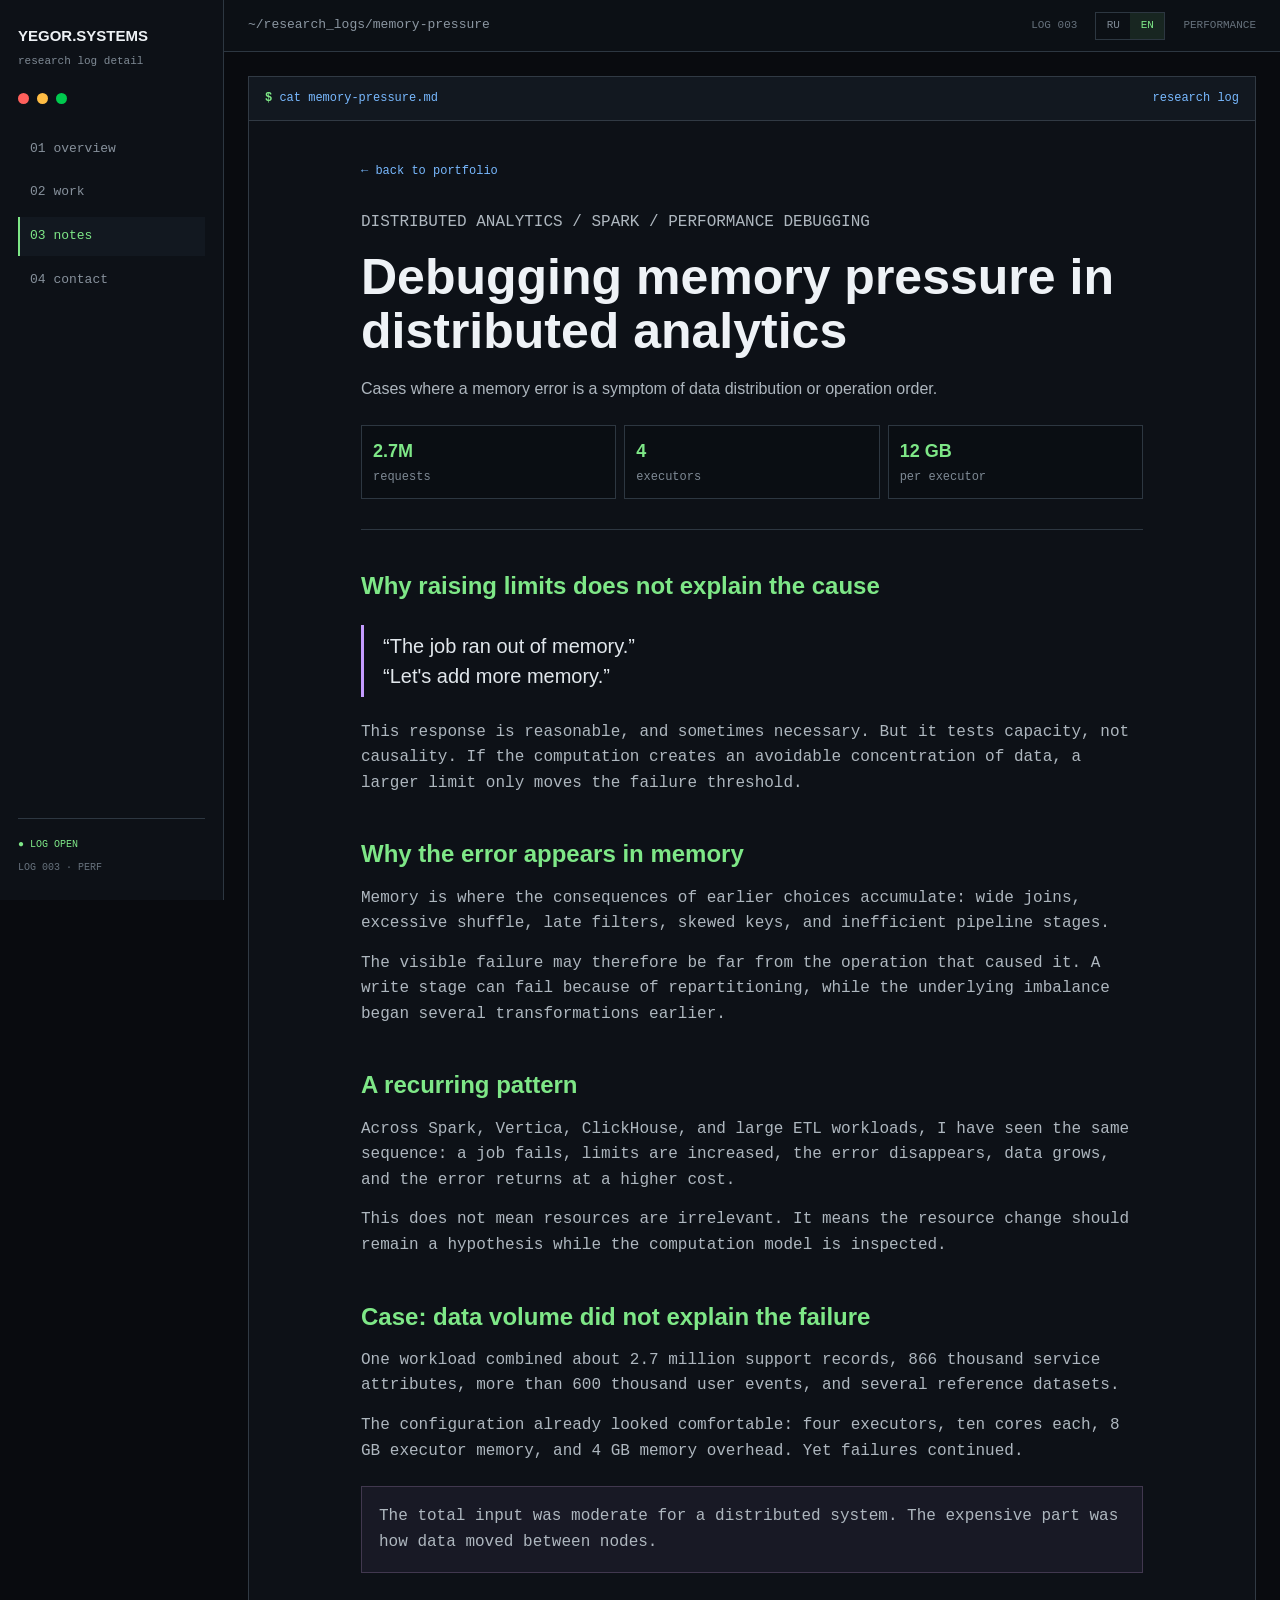
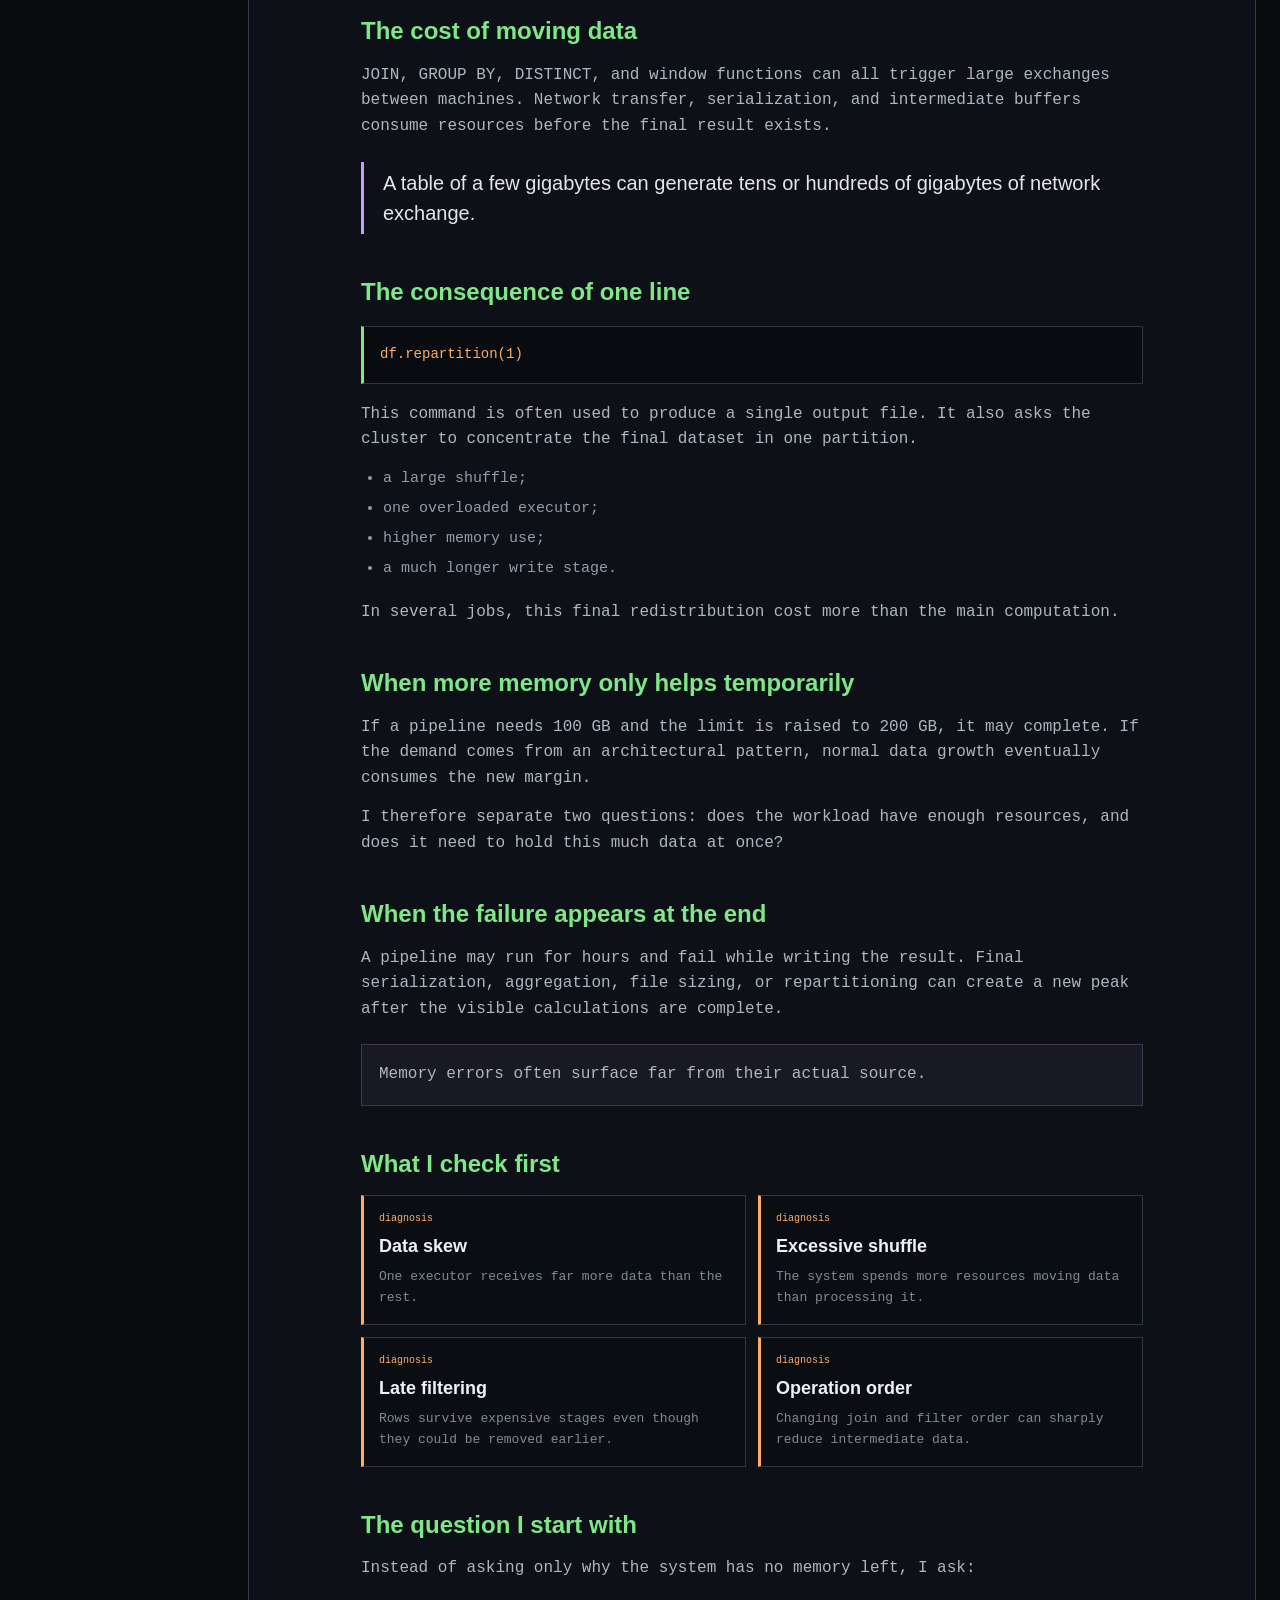
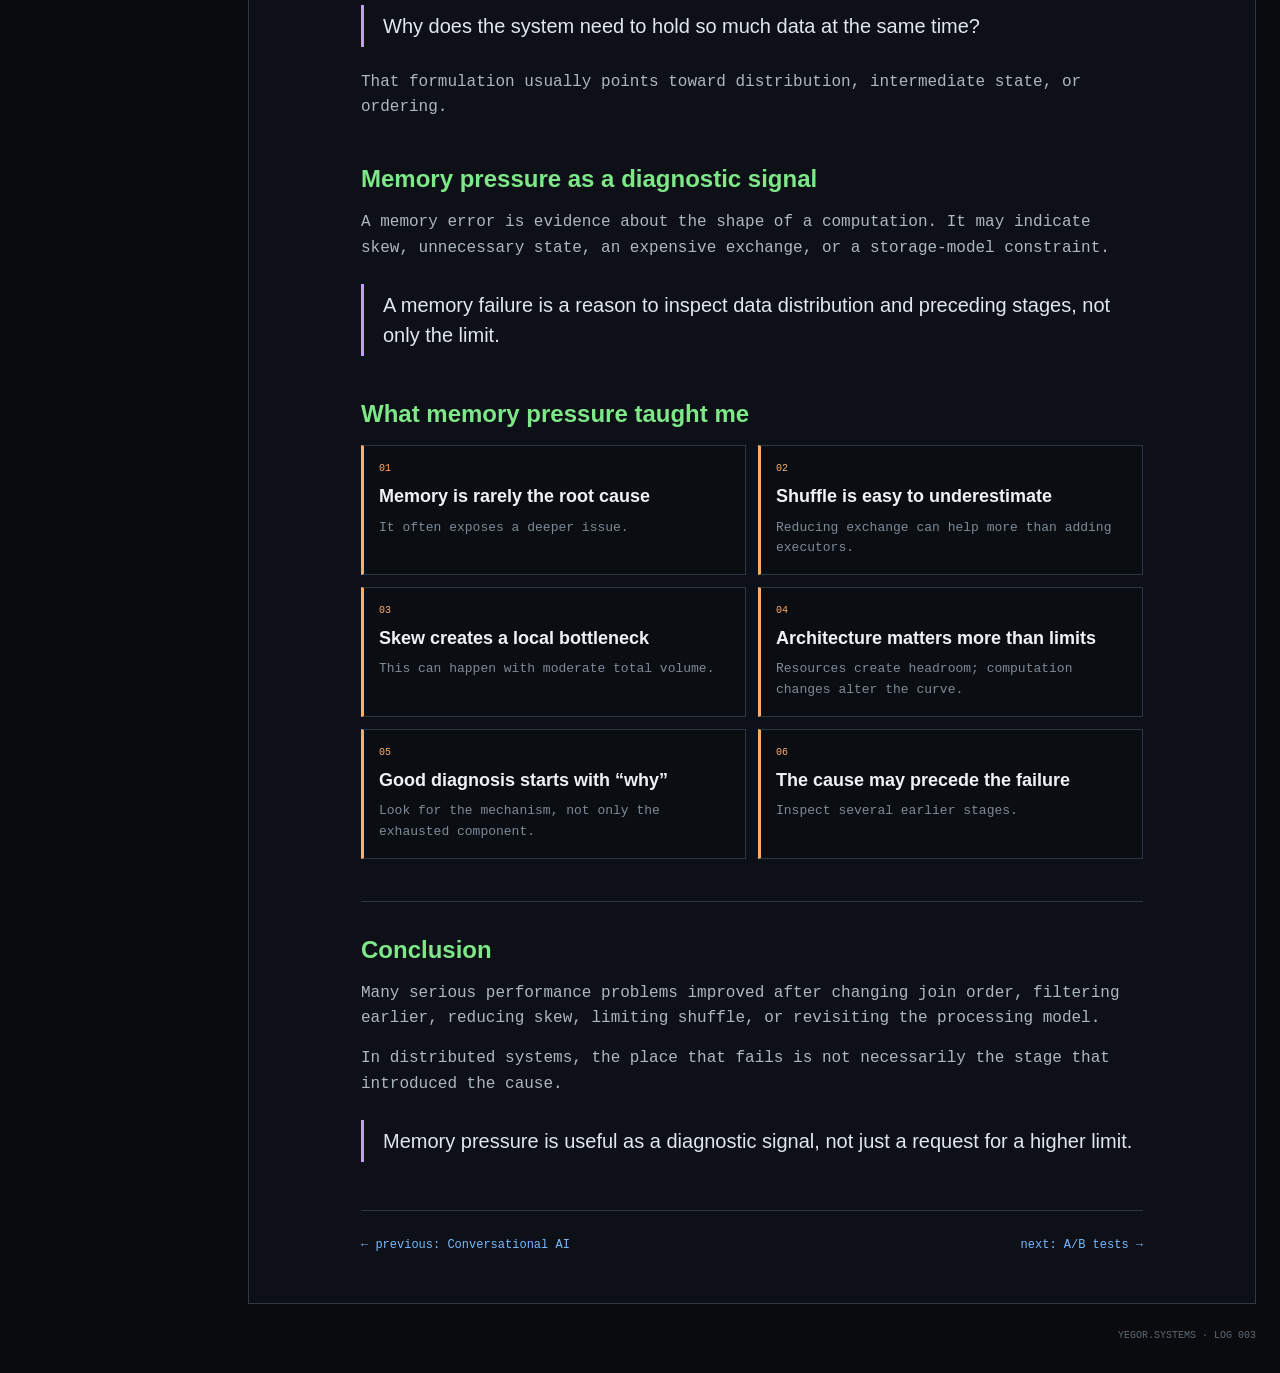
<file: blog/memory-pressure.html>
<!DOCTYPE html>
<html lang="ru">
<head>
    <meta charset="UTF-8">
    <meta name="viewport" content="width=device-width, initial-scale=1.0">
    <title>Отладка Memory Pressure в распределённой аналитике | Егор Лукьянов</title>
    <link rel="canonical" href="https://luckyenough64.github.io/portfolio/blog/memory-pressure.html">
    <link rel="alternate" hreflang="ru" href="https://luckyenough64.github.io/portfolio/blog/memory-pressure.html">
    <link rel="alternate" hreflang="en" href="https://luckyenough64.github.io/portfolio/en/blog/memory-pressure.html">
    <link rel="stylesheet" href="../style.css">
    <script src="../site.js" defer></script>
</head>
<body class="article-page" data-language="ru">
    <div class="app article-app">
        <aside class="sidebar" id="sidebar"><div class="sidebar-brand">YEGOR.SYSTEMS</div><div class="sidebar-role">research log detail</div><div class="buttons"><span class="button close"></span><span class="button minimize"></span><span class="button maximize"></span></div><nav class="sidebar-nav"><a href="../index.html">01 обзор</a><a href="../index.html#work">02 работа</a><a class="active" href="../index.html#logs">03 заметки</a><a href="../index.html#contacts">04 контакты</a></nav><div class="sidebar-footer"><div class="system-online">● LOG OPEN</div><div>LOG 003 · PERFORMANCE</div></div></aside>
        <main class="main"><header class="toolbar"><button class="mobile-menu" type="button" aria-controls="sidebar" aria-expanded="false">≡</button><span class="toolbar-crumb">~/research_logs/memory-pressure</span><div class="toolbar-meta"><span>LOG 003</span><nav class="language-switch" aria-label="Язык"><a class="active" data-language="ru" href="memory-pressure.html" aria-current="page">RU</a><a data-language="en" href="../en/blog/memory-pressure.html">EN</a></nav><span>PERFORMANCE</span></div></header>
            <div class="article-dashboard"><section class="article-shell"><div class="article-commandbar"><span><b>$</b> cat memory-pressure.md</span><span>research log</span></div><div class="article-body"><article class="article">
                <a class="back-link" href="../index.html">← к портфолио</a>

                <header class="article-hero">
                    <p class="article-kicker">Распределённая аналитика / Spark / отладка производительности</p>
                    <h1>Отладка Memory Pressure в распределённой аналитике</h1>
                    <p class="article-subtitle">О случаях, когда ошибка памяти оказывается симптомом распределения данных или порядка вычислений.</p>
                    <div class="article-stats" aria-label="Ключевые параметры статьи">
                        <span><strong>2,7 млн</strong> обращений</span>
                        <span><strong>866 тыс.</strong> атрибутов</span>
                        <span><strong>600 тыс.+</strong> событий</span>
                    </div>
                </header>

                <section class="article-section">
                    <h2>Почему увеличение лимитов не объясняет причину</h2>
                    <p>Наверное, каждый, кто работал с большими данными, хотя бы раз видел подобный диалог.</p>
                    <blockquote>— Задача упала по памяти.<br>— Давайте добавим памяти.</blockquote>
                    <p>Через некоторое время: “Снова упала.”</p>
                    <p>Ответ обычно такой же: “Давайте добавим ещё памяти.”</p>
                    <p>Ещё через некоторое время задача падает уже через два часа вместо одного. Это указывает, что увеличение лимита изменило момент сбоя, но не устранило его причину.</p>
                    <p>Память оказалась местом, где проявился накопленный эффект предыдущих операций.</p>
                </section>

                <section class="article-section">
                    <h2>Почему ошибка проявляется в памяти</h2>
                    <p>Распределённые аналитические системы устроены довольно коварно.</p>
                    <p>Когда что-то идёт не так, первой страдает именно память. Не потому что памяти мало, а потому что память оказывается последним местом, где накапливаются последствия всех предыдущих ошибок.</p>
                    <p>Например:</p>
                    <ul class="compact-list">
                        <li>неудачного распределения данных;</li>
                        <li>слишком широких JOIN;</li>
                        <li>избыточных shuffle-операций;</li>
                        <li>плохой фильтрации;</li>
                        <li>ошибок проектирования пайплайна.</li>
                    </ul>
                    <p>В результате сообщение об ошибке выглядит как нехватка памяти. Но настоящая причина может находиться совсем в другом месте.</p>
                </section>

                <section class="article-section">
                    <h2>Повторяющийся сценарий</h2>
                    <p>За последние годы я много работал с распределёнными аналитическими системами: Spark, Vertica, ClickHouse, большими ETL-пайплайнами и многомиллионными выборками.</p>
                    <p>И практически каждый серьёзный случай memory pressure развивался по одному и тому же сценарию.</p>
                    <p>Сначала появляется ошибка. Потом увеличивают лимиты. Ошибка исчезает. На время.</p>
                    <p>Затем объём данных вырастает ещё немного. И проблема возвращается. Только уже дороже.</p>
                </section>

                <section class="article-section">
                    <h2>Кейс: объём данных не объяснял сбой</h2>
                    <p>Один из случаев хорошо запомнился мне именно потому, что первоначальная диагностика была абсолютно логичной.</p>
                    <p>Была большая аналитическая задача. На входе находились несколько источников данных:</p>
                    <ul class="compact-list">
                        <li>около 2,7 млн записей по обращениям пользователей;</li>
                        <li>около 866 тыс. служебных атрибутов;</li>
                        <li>более 600 тыс. пользовательских событий;</li>
                        <li>дополнительные справочники и промежуточные выборки.</li>
                    </ul>
                    <p>По меркам современных аналитических систем это не выглядит чем-то экстремальным. Именно поэтому первые ошибки памяти выглядели особенно странно.</p>
                    <p>Одна из первых гипотез в такой ситуации — увеличить доступные ресурсы:</p>
                    <ul class="compact-list">
                        <li>увеличить executor memory;</li>
                        <li>поднять memory overhead;</li>
                        <li>добавить executors;</li>
                        <li>увеличить количество ядер.</li>
                    </ul>
                    <aside class="article-note">
                        <p>В нашем случае конфигурация уже выглядела вполне комфортно: 4 executors, по 10 ядер на executor, 8 GB executor memory и 4 GB memory overhead.</p>
                    </aside>
                    <p>И всё равно ошибки продолжали появляться.</p>
                    <p>На первый взгляд всё выглядело как нехватка ресурсов. Но после более внимательного анализа выяснилось, что проблема была не в объёме данных.</p>
                    <p>Проблема была в том, как эти данные двигались между узлами.</p>
                </section>

                <section class="article-section">
                    <h2>Стоимость перемещения данных</h2>
                    <p>Когда аналитики обсуждают производительность, обычно говорят про количество строк, размер таблиц и сложность запросов.</p>
                    <p>Перемещение данных часто не учитывают при первоначальной оценке стоимости задачи.</p>
                    <p>В распределённых системах данные постоянно путешествуют между узлами. JOIN, GROUP BY, DISTINCT, оконные функции — практически любая тяжёлая операция способна запустить масштабный обмен данными между машинами.</p>
                    <p>Именно здесь появляется shuffle. Именно здесь начинают расти сетевые задержки. Именно здесь память начинает страдать первой.</p>
                    <p>Что особенно интересно — объём передаваемых данных может многократно превышать объём исходной таблицы.</p>
                    <blockquote>Таблица размером несколько гигабайт вполне способна породить десятки или даже сотни гигабайт сетевого обмена.</blockquote>
                </section>

                <section class="article-section">
                    <h2>Последствия одной строки кода</h2>
                    <p>Многие проблемы производительности начинаются с одной строки.</p>
                    <pre><code>df.repartition(1)</code></pre>
                    <p>На первый взгляд она выглядит совершенно безобидно. Особенно если хочется получить один итоговый файл.</p>
                    <p>Но фактически эта команда говорит кластеру следующее:</p>
                    <blockquote>Команда перераспределяет итоговый набор в одну партицию и создаёт концентрацию нагрузки на одном узле.</blockquote>
                    <p>На небольших данных это проходит незаметно. На больших объёмах появляются:</p>
                    <ul class="compact-list">
                        <li>значительный shuffle;</li>
                        <li>перегрузка одного executor;</li>
                        <li>рост потребления памяти;</li>
                        <li>резкое увеличение времени выполнения.</li>
                    </ul>
                    <p>В нескольких задачах стоимость такого перераспределения превышала стоимость основных вычислений.</p>
                </section>

                <section class="article-section">
                    <h2>Когда увеличение памяти даёт временный эффект</h2>
                    <p>Допустим, пайплайн потребляет 100 ГБ памяти. Мы увеличиваем лимит до 200 ГБ. Система перестаёт падать.</p>
                    <p>Кажется, что проблема решена.</p>
                    <p>На самом деле мы просто увеличили размер контейнера для ошибки.</p>
                    <p>Если причина связана с архитектурой вычислений, рост данных постепенно использует новый запас памяти, и ограничение проявится снова.</p>
                    <p>Поэтому увеличение памяти я рассматриваю как отдельную гипотезу: оно может быть необходимо, но после этого всё равно нужно проверить модель вычислений.</p>
                </section>

                <section class="article-section">
                    <h2>Когда ошибка появляется в самом конце</h2>
                    <p>Отдельный сценарий memory pressure возникает после завершения основных вычислений.</p>
                    <p>Пайплайн может успешно работать несколько часов. Все стадии проходят корректно. Все вычисления завершены. А затем задача падает на записи результата.</p>
                    <p>С подобными ситуациями я сталкивался при работе с большими parquet-наборами данных.</p>
                    <p>Внешне это выглядит нелогично. Данные уже посчитаны. Почему ошибка появляется именно сейчас?</p>
                    <p>Обычно причина заключается в том, что финальная стадия записи требует дополнительной агрегации, сериализации или перераспределения данных.</p>
                    <aside class="article-note">
                        <p>Именно поэтому ошибки памяти часто возникают далеко от места, где находится настоящая причина проблемы.</p>
                    </aside>
                </section>

                <section class="article-section">
                    <h2>Что я обычно ищу первым делом</h2>
                    <p>Со временем я заметил, что большинство проблем можно свести к нескольким типовым сценариям.</p>
                    <div class="lesson-list">
                        <div>
                            <span>диагностика</span>
                            <h3>Data Skew</h3>
                            <p>Один executor получает значительно больше данных, чем остальные. Снаружи кластер выглядит загруженным равномерно, но один узел работает на пределе возможностей.</p>
                        </div>
                        <div>
                            <span>диагностика</span>
                            <h3>Избыточный Shuffle</h3>
                            <p>Система тратит больше ресурсов на перемещение данных, чем на их обработку.</p>
                        </div>
                        <div>
                            <span>диагностика</span>
                            <h3>Поздняя фильтрация</h3>
                            <p>Данные проходят через несколько тяжёлых стадий, хотя значительную их часть можно было отбросить гораздо раньше.</p>
                        </div>
                        <div>
                            <span>диагностика</span>
                            <h3>Неправильный порядок операций</h3>
                            <p>Иногда изменение порядка JOIN и фильтрации уменьшает объём промежуточных данных в несколько раз.</p>
                        </div>
                    </div>
                </section>

                <section class="article-section">
                    <h2>Вопрос, с которого я начинаю</h2>
                    <p>При диагностике мне помогает изменить формулировку исходного вопроса.</p>
                    <p>Вместо: “Почему системе не хватает памяти?”</p>
                    <blockquote>Почему система вообще вынуждена хранить столько данных одновременно?</blockquote>
                    <p>Разница кажется небольшой. Но именно она обычно приводит к настоящей причине проблемы.</p>
                </section>

                <section class="article-section">
                    <h2>Memory Pressure как инструмент диагностики</h2>
                    <p>Сегодня я воспринимаю ошибки памяти немного иначе, чем несколько лет назад.</p>
                    <p>Раньше они казались проблемой. Сейчас они скорее являются подсказкой.</p>
                    <p>Когда система начинает испытывать memory pressure, она часто говорит нам:</p>
                    <blockquote>Ошибка памяти — повод проверить распределение данных и предыдущие стадии вычислений.</blockquote>
                    <p>Иногда проблема оказывается в распределении данных. Иногда — в логике вычислений. Иногда — в модели хранения.</p>
                    <p>Во многих случаях причина находится на одной из предыдущих стадий обработки.</p>
                </section>

                <section class="article-section">
                    <h2>Чему меня научила работа с Memory Pressure</h2>
                    <div class="lesson-list">
                        <div>
                            <span>01</span>
                            <h3>Память редко является первопричиной</h3>
                            <p>Чаще всего она лишь показывает последствия более глубокой проблемы.</p>
                        </div>
                        <div>
                            <span>02</span>
                            <h3>Стоимость Shuffle легко недооценить</h3>
                            <p>Оптимизация shuffle часто даёт больший эффект, чем увеличение памяти или количества executors.</p>
                        </div>
                        <div>
                            <span>03</span>
                            <h3>Data Skew создаёт локальное узкое место</h3>
                            <p>Это возможно даже при умеренном общем объёме данных.</p>
                        </div>
                        <div>
                            <span>04</span>
                            <h3>Архитектура важнее лимитов</h3>
                            <p>Добавление ресурсов помогает временно. Изменение вычислительной модели помогает надолго.</p>
                        </div>
                        <div>
                            <span>05</span>
                            <h3>Хорошая диагностика начинается с вопроса «почему»</h3>
                            <p>Не “где закончилось место”, а “почему система оказалась в этой ситуации”.</p>
                        </div>
                        <div>
                            <span>06</span>
                            <h3>Ошибка может находиться далеко от места сбоя</h3>
                            <p>При memory pressure полезно проверить несколько предыдущих стадий выполнения.</p>
                        </div>
                    </div>
                </section>

                <section class="article-section article-conclusion">
                    <h2>Заключение</h2>
                    <p>За последние несколько лет я заметил любопытную закономерность.</p>
                    <p>Практически ни одна серьёзная проблема производительности не была решена простым увеличением памяти.</p>
                    <p>Зато многие проблемы исчезали после изменения порядка JOIN, более ранней фильтрации, устранения data skew, уменьшения shuffle и пересмотра модели обработки данных.</p>
                    <p>В распределённых системах место сбоя может не совпадать со стадией, на которой возникла его причина.</p>
                    <p>Ошибка появляется в памяти. Причина оказывается в сети. Ошибка появляется в executor. Причина оказывается в распределении данных. Ошибка появляется в запросе. Причина оказывается в модели хранения.</p>
                    <blockquote>Memory pressure полезно рассматривать как диагностический сигнал, а не только как запрос на увеличение лимита.</blockquote>
                    <p>В таких случаях объём памяти не изменился — проявилось ограничение в распределении или порядке обработки данных.</p>
                </section>

                <footer class="article-nav" aria-label="Навигация по статьям">
                    <a class="back-link" href="conversational-ai-evaluation.html">← назад: Conversational AI</a>
                    <a class="next-link" href="ab-tests-lie.html">дальше: A/B тесты →</a>
                </footer>
            </article></div></section><footer class="page-footer">YEGOR.SYSTEMS · LOG 003</footer></div>
        </main>
    </div>
</body>
</html>
</file>
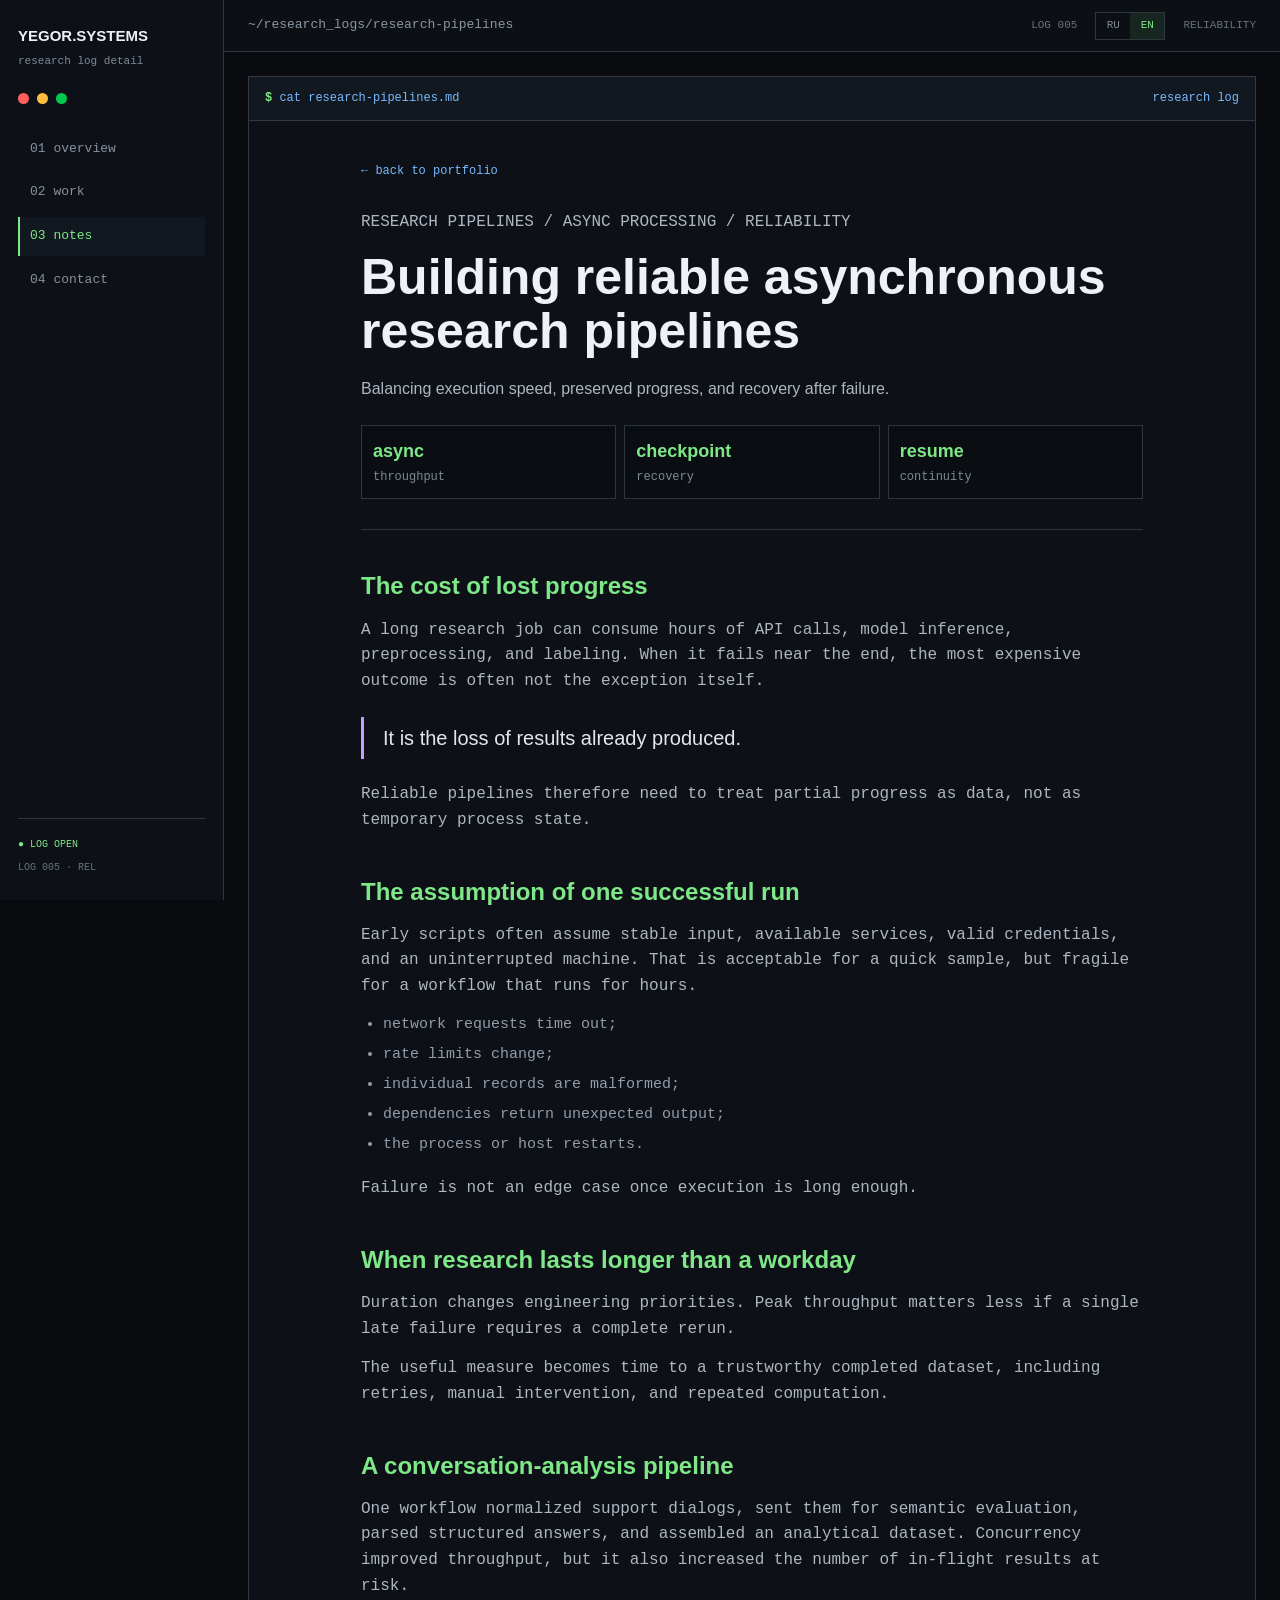
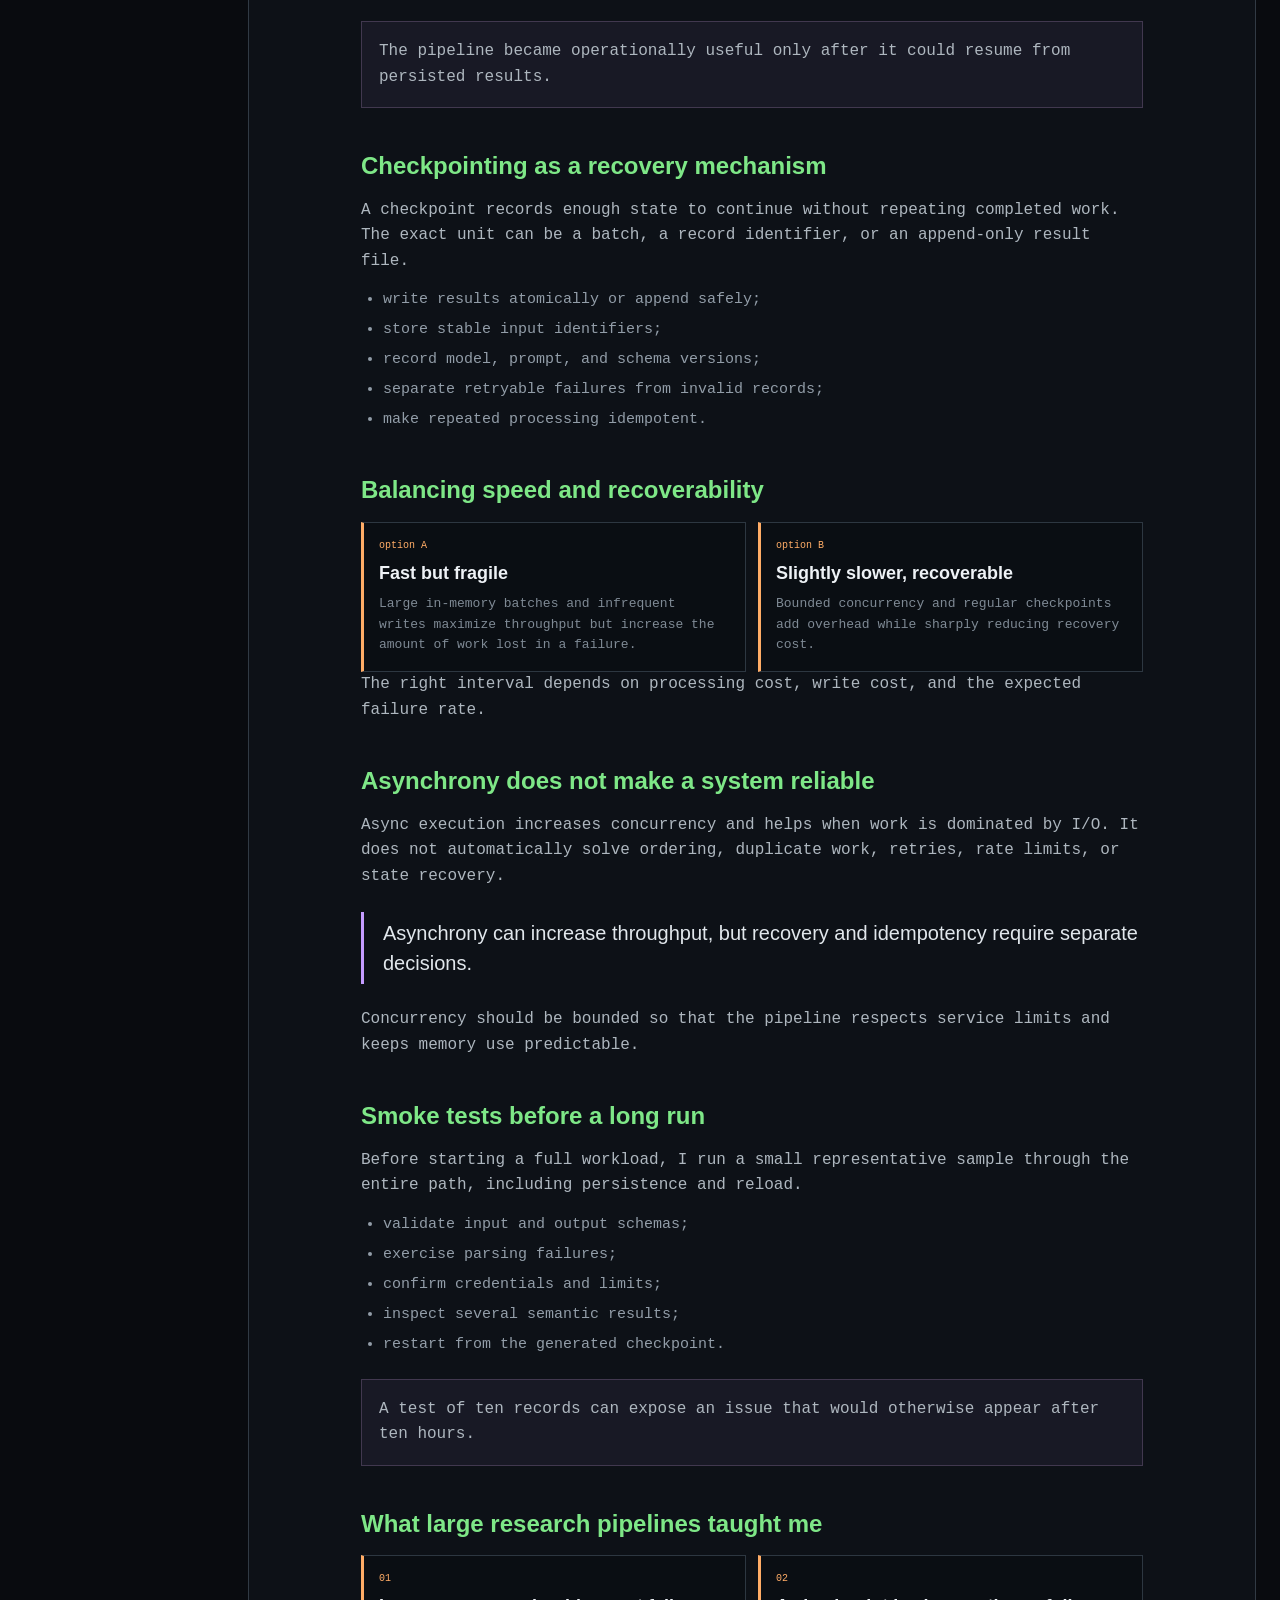
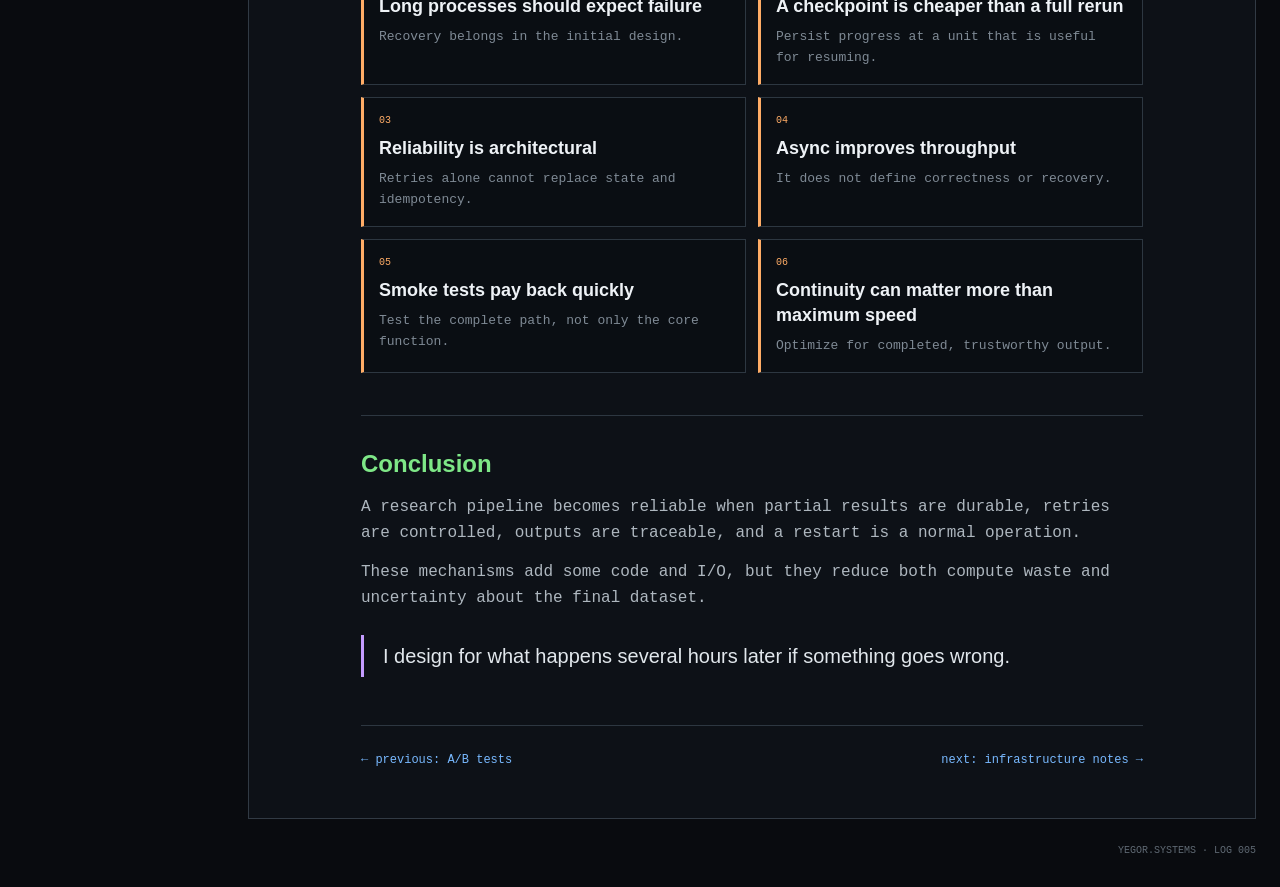
<file: blog/research-pipelines.html>
<!DOCTYPE html>
<html lang="ru">
<head>
    <meta charset="UTF-8">
    <meta name="viewport" content="width=device-width, initial-scale=1.0">
    <title>Построение надёжных асинхронных исследовательских пайплайнов | Егор Лукьянов</title>
    <link rel="canonical" href="https://luckyenough64.github.io/portfolio/blog/research-pipelines.html">
    <link rel="alternate" hreflang="ru" href="https://luckyenough64.github.io/portfolio/blog/research-pipelines.html">
    <link rel="alternate" hreflang="en" href="https://luckyenough64.github.io/portfolio/en/blog/research-pipelines.html">
    <link rel="stylesheet" href="../style.css">
    <script src="../site.js" defer></script>
</head>
<body class="article-page" data-language="ru">
    <div class="app article-app">
        <aside class="sidebar" id="sidebar"><div class="sidebar-brand">YEGOR.SYSTEMS</div><div class="sidebar-role">research log detail</div><div class="buttons"><span class="button close"></span><span class="button minimize"></span><span class="button maximize"></span></div><nav class="sidebar-nav"><a href="../index.html">01 обзор</a><a href="../index.html#work">02 работа</a><a class="active" href="../index.html#logs">03 заметки</a><a href="../index.html#contacts">04 контакты</a></nav><div class="sidebar-footer"><div class="system-online">● LOG OPEN</div><div>LOG 005 · RELIABILITY</div></div></aside>
        <main class="main"><header class="toolbar"><button class="mobile-menu" type="button" aria-controls="sidebar" aria-expanded="false">≡</button><span class="toolbar-crumb">~/research_logs/research-pipelines</span><div class="toolbar-meta"><span>LOG 005</span><nav class="language-switch" aria-label="Язык"><a class="active" data-language="ru" href="research-pipelines.html" aria-current="page">RU</a><a data-language="en" href="../en/blog/research-pipelines.html">EN</a></nav><span>RELIABILITY</span></div></header>
            <div class="article-dashboard"><section class="article-shell"><div class="article-commandbar"><span><b>$</b> cat research-pipelines.md</span><span>research log</span></div><div class="article-body"><article class="article">
                <a class="back-link" href="../index.html">← к портфолио</a>

                <header class="article-hero">
                    <p class="article-kicker">Исследовательские пайплайны / async-обработка / надёжность</p>
                    <h1>Построение надёжных асинхронных исследовательских пайплайнов</h1>
                    <p class="article-subtitle">О компромиссе между скоростью выполнения, сохранением прогресса и восстановлением после сбоя.</p>
                    <div class="article-stats" aria-label="Ключевые свойства пайплайна">
                        <span><strong>checkpoint</strong> прогресса</span>
                        <span><strong>recovery</strong> после сбоя</span>
                        <span><strong>smoke</strong> перед запуском</span>
                    </div>
                </header>

                <section class="article-section">
                    <h2>Стоимость потери прогресса</h2>
                    <p>Раньше при проектировании исследовательских скриптов я в первую очередь думал о производительности.</p>
                    <p>Как ускорить код. Как уменьшить время обработки. Как эффективнее использовать память. Как распараллелить вычисления.</p>
                    <p>На длинных задачах отдельной проблемой становится потеря уже обработанных результатов.</p>
                    <blockquote>Потеря результатов.</blockquote>
                    <p>Несколько часов вычислений можно пережить. Несколько дней вычислений — уже значительно сложнее. Особенно если падение произошло на 99% выполнения.</p>
                    <p>Именно тогда я начал смотреть на исследовательские пайплайны немного иначе.</p>
                </section>

                <section class="article-section">
                    <h2>Допущение об одном успешном запуске</h2>
                    <p>Большинство исследовательских скриптов выглядят примерно так:</p>
                    <pre><code>load_data()
process_everything()
save_results()</code></pre>
                    <p>Такой код предполагает, что весь процесс завершится за один запуск.</p>
                    <p>Мир, в котором:</p>
                    <ul class="compact-list">
                        <li>не возникает сетевых ошибок;</li>
                        <li>база данных отвечает на каждом шаге;</li>
                        <li>модель не возвращает ошибку;</li>
                        <li>процессу хватает памяти;</li>
                        <li>запуск не прерывается внешней системой.</li>
                    </ul>
                    <p>В реальной жизни такого мира не существует.</p>
                    <p>Любой достаточно долгий процесс рано или поздно сталкивается со сбоем. Вопрос не в том, случится ли это. Вопрос в том, когда это произойдёт.</p>
                </section>

                <section class="article-section">
                    <h2>Когда исследование длится дольше рабочего дня</h2>
                    <p>Есть принципиальная разница между задачей, которая работает:</p>
                    <ul class="compact-list">
                        <li>30 секунд;</li>
                        <li>30 минут;</li>
                        <li>30 часов.</li>
                    </ul>
                    <p>На коротких задачах вероятность сбоя невелика. По мере роста времени выполнения совокупная вероятность ошибки увеличивается.</p>
                    <p>Именно поэтому многие исследовательские пайплайны работают прекрасно на тестовой выборке и начинают разваливаться на реальных данных.</p>
                    <p>Не потому что данные плохие, а потому что архитектура изначально не предполагала длительную работу.</p>
                </section>

                <section class="article-section">
                    <h2>История про анализ диалогов</h2>
                    <p>Один из проектов, над которым мне довелось работать, был связан с анализом качества ответов чат-ботов.</p>
                    <p>На входе были тысячи и десятки тысяч диалогов. Часть обработки выполнялась через LLM-классификацию.</p>
                    <p>Каждый запрос занимал сравнительно немного времени. Но в сумме речь уже шла о многочасовой обработке.</p>
                    <aside class="article-note">
                        <p>Если пайплайн упадёт на 95% выполнения, повторный запуск снова обработает почти весь набор.</p>
                    </aside>
                    <p>В такой задаче промежуточное сохранение состояния становится частью базовой архитектуры.</p>
                </section>

                <section class="article-section">
                    <h2>Checkpointing как механизм восстановления</h2>
                    <p>Долгое время я воспринимал промежуточные сохранения как дополнительную сложность.</p>
                    <p>Сегодня я воспринимаю их как обязательную часть любого длительного исследования.</p>
                    <p>Вместо подхода:</p>
                    <pre><code>process_everything()
save_results()</code></pre>
                    <p>Появляется другой:</p>
                    <pre><code>load_checkpoint()
process_next_batch()
save_checkpoint()</code></pre>
                    <p>После каждого успешно обработанного блока сохраняется состояние системы.</p>
                    <p>После сбоя процесс можно продолжить с последнего сохранённого состояния, не повторяя всю обработку.</p>
                </section>

                <section class="article-section">
                    <h2>Баланс скорости и восстанавливаемости</h2>
                    <p>При оптимизации скорости полезно сравнить два сценария.</p>
                    <div class="lesson-list">
                        <div>
                            <span>вариант A</span>
                            <h3>Быстрый, но хрупкий</h3>
                            <p>Работает 4 часа и падает на 99%.</p>
                        </div>
                        <div>
                            <span>вариант B</span>
                            <h3>Медленнее, но восстанавливается</h3>
                            <p>Работает 6 часов и может продолжить обработку после сбоя.</p>
                        </div>
                    </div>
                    <p>Для длительных исследований второй вариант может оказаться эффективнее по общему времени до готового результата.</p>
                    <p>Повторная подготовка и проверка запуска часто обходятся дороже дополнительных вычислительных часов.</p>
                </section>

                <section class="article-section">
                    <h2>Асинхронность не делает систему надёжной</h2>
                    <p>Когда появляются большие объёмы данных, многие начинают смотреть в сторону асинхронной обработки.</p>
                    <p>И это действительно помогает: можно обрабатывать несколько задач одновременно, эффективнее использовать доступные ресурсы и значительно ускорить выполнение.</p>
                    <p>Но есть важный нюанс.</p>
                    <blockquote>Асинхронность может увеличить пропускную способность, но восстановление и идемпотентность требуют отдельных решений.</blockquote>
                    <p>Более того, иногда она делает её сложнее. Появляются:</p>
                    <ul class="compact-list">
                        <li>дублирующиеся запросы;</li>
                        <li>гонки состояний;</li>
                        <li>частично обработанные результаты;</li>
                        <li>ошибки повторного запуска.</li>
                    </ul>
                    <p>Поэтому после внедрения async настоящая работа только начинается.</p>
                </section>

                <section class="article-section">
                    <h2>Smoke tests перед длительным запуском</h2>
                    <p>Одна из вещей, которую я начал ценить значительно больше с опытом, — предварительные проверки перед запуском тяжёлых вычислений.</p>
                    <p>Некоторые ошибки можно обнаружить до начала длительной обработки.</p>
                    <p>Например:</p>
                    <ul class="compact-list">
                        <li>отсутствует нужная партиция;</li>
                        <li>таблица ещё не загрузилась;</li>
                        <li>изменилась схема данных;</li>
                        <li>источник вернул пустой результат;</li>
                        <li>нарушились ожидаемые ограничения.</li>
                    </ul>
                    <p>Без проверки пайплайн может несколько часов честно выполнять работу, которая заведомо обречена на провал.</p>
                    <aside class="article-note">
                        <p>Smoke-тесты занимают секунды. Но могут сэкономить часы вычислений.</p>
                    </aside>
                </section>

                <section class="article-section">
                    <h2>Чему меня научили большие исследовательские пайплайны</h2>
                    <div class="lesson-list">
                        <div>
                            <span>01</span>
                            <h3>Длительный процесс должен учитывать возможность сбоя</h3>
                            <p>Сценарий восстановления полезно определить до первого инцидента.</p>
                        </div>
                        <div>
                            <span>02</span>
                            <h3>Checkpoint лучше полного пересчёта</h3>
                            <p>Особенно когда полный пересчёт занимает часы.</p>
                        </div>
                        <div>
                            <span>03</span>
                            <h3>Надёжность — это архитектурное свойство</h3>
                            <p>Её нельзя добавить в конце проекта.</p>
                        </div>
                        <div>
                            <span>04</span>
                            <h3>Async делает систему быстрее</h3>
                            <p>Но не делает её автоматически надёжнее.</p>
                        </div>
                        <div>
                            <span>05</span>
                            <h3>Smoke tests окупаются почти мгновенно</h3>
                            <p>Особенно на длительных вычислениях.</p>
                        </div>
                        <div>
                            <span>06</span>
                            <h3>Возможность продолжить работу важнее максимальной скорости</h3>
                            <p>Потому что исследовательский процесс обычно дороже вычислительных ресурсов.</p>
                        </div>
                    </div>
                </section>

                <section class="article-section article-conclusion">
                    <h2>Заключение</h2>
                    <p>Раньше я считал хорошим пайплайном тот, который быстро работает.</p>
                    <p>Сегодня я скорее назову хорошим пайплайном тот, который спокойно переживает сбои.</p>
                    <p>Потому что скорость помогает завершить исследование раньше. А надёжность помогает завершить его вообще.</p>
                    <p>Именно поэтому сегодня, проектируя очередной исследовательский процесс, я думаю не только о том, как его запустить.</p>
                    <blockquote>Я думаю о том, что произойдёт через несколько часов, если что-то пойдёт не так.</blockquote>
                    <p>Как показывает практика, этот вопрос оказывается гораздо полезнее.</p>
                </section>

                <footer class="article-nav" aria-label="Навигация по статьям">
                    <a class="back-link" href="ab-tests-lie.html">← назад: A/B тесты</a>
                    <a class="next-link" href="analytical-infrastructure-notes.html">дальше: инфраструктурные наблюдения →</a>
                </footer>
            </article></div></section><footer class="page-footer">YEGOR.SYSTEMS · LOG 005</footer></div>
        </main>
    </div>
</body>
</html>
</file>
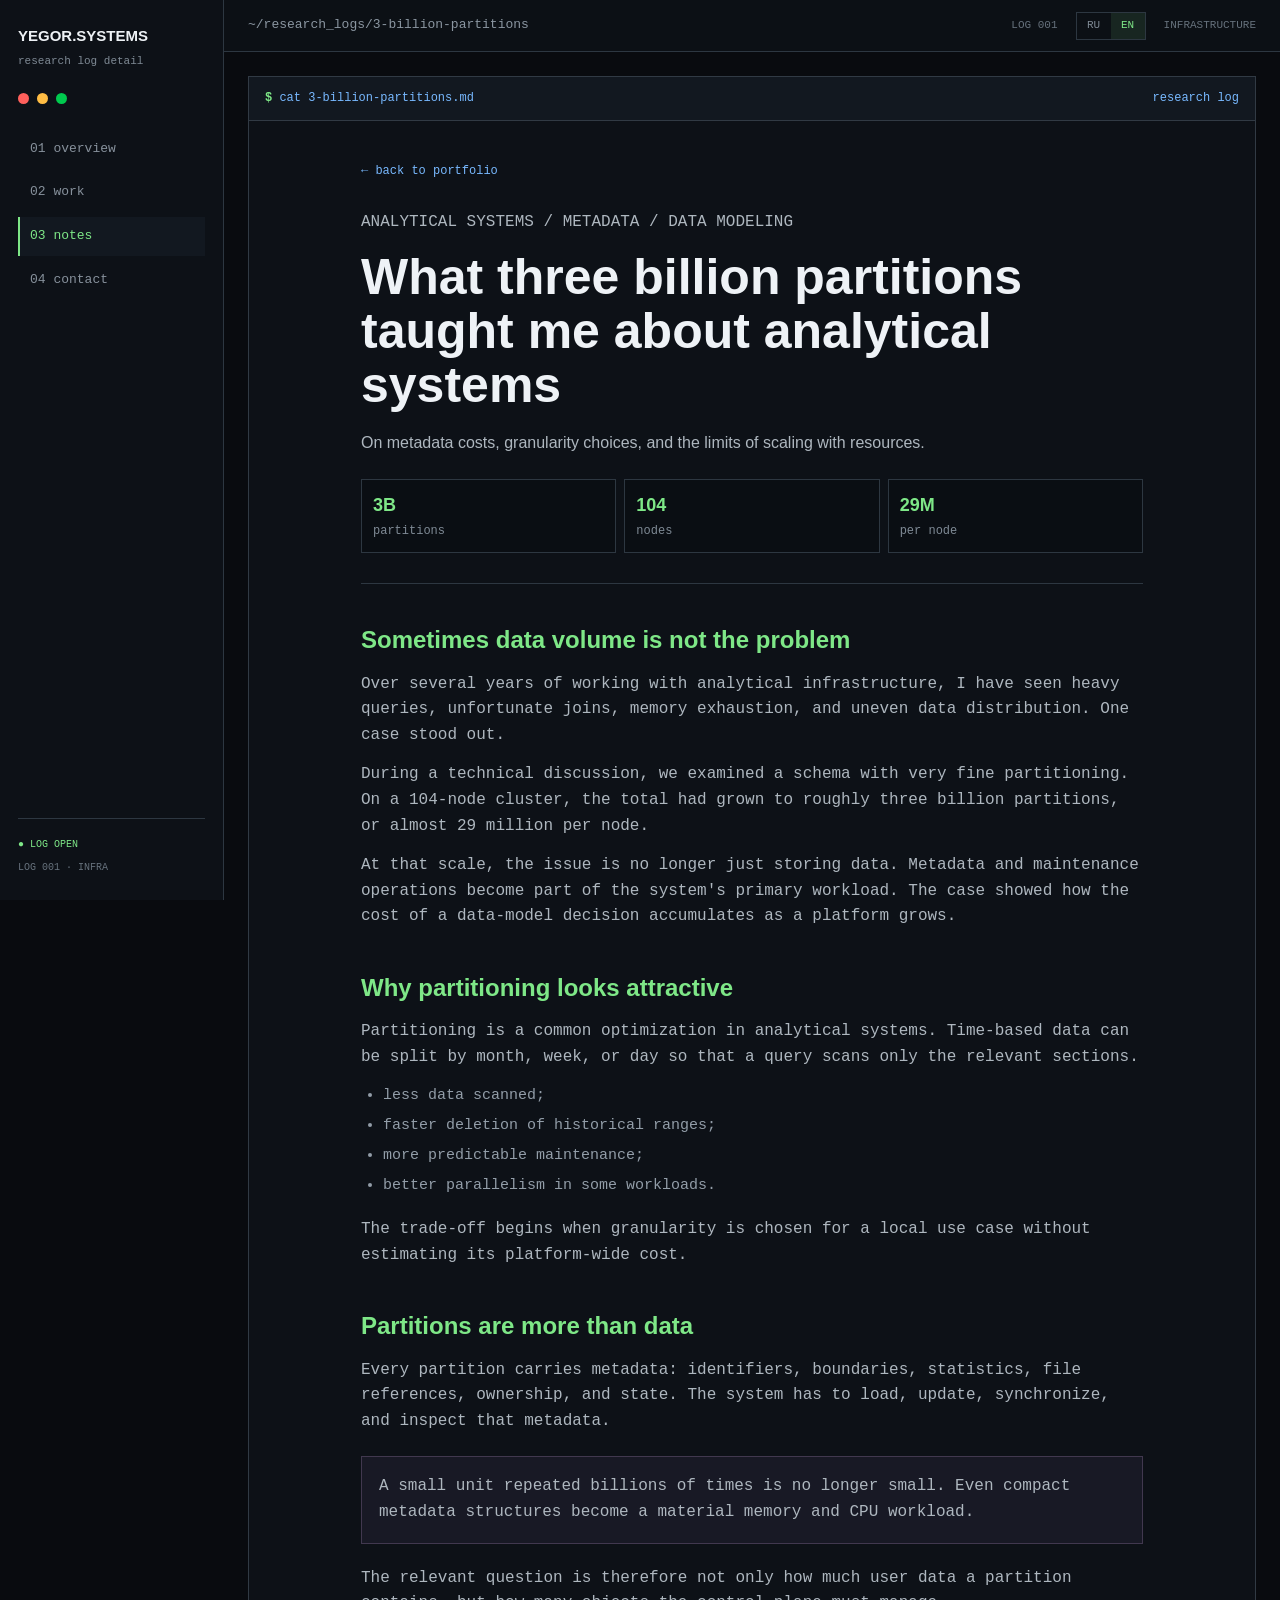
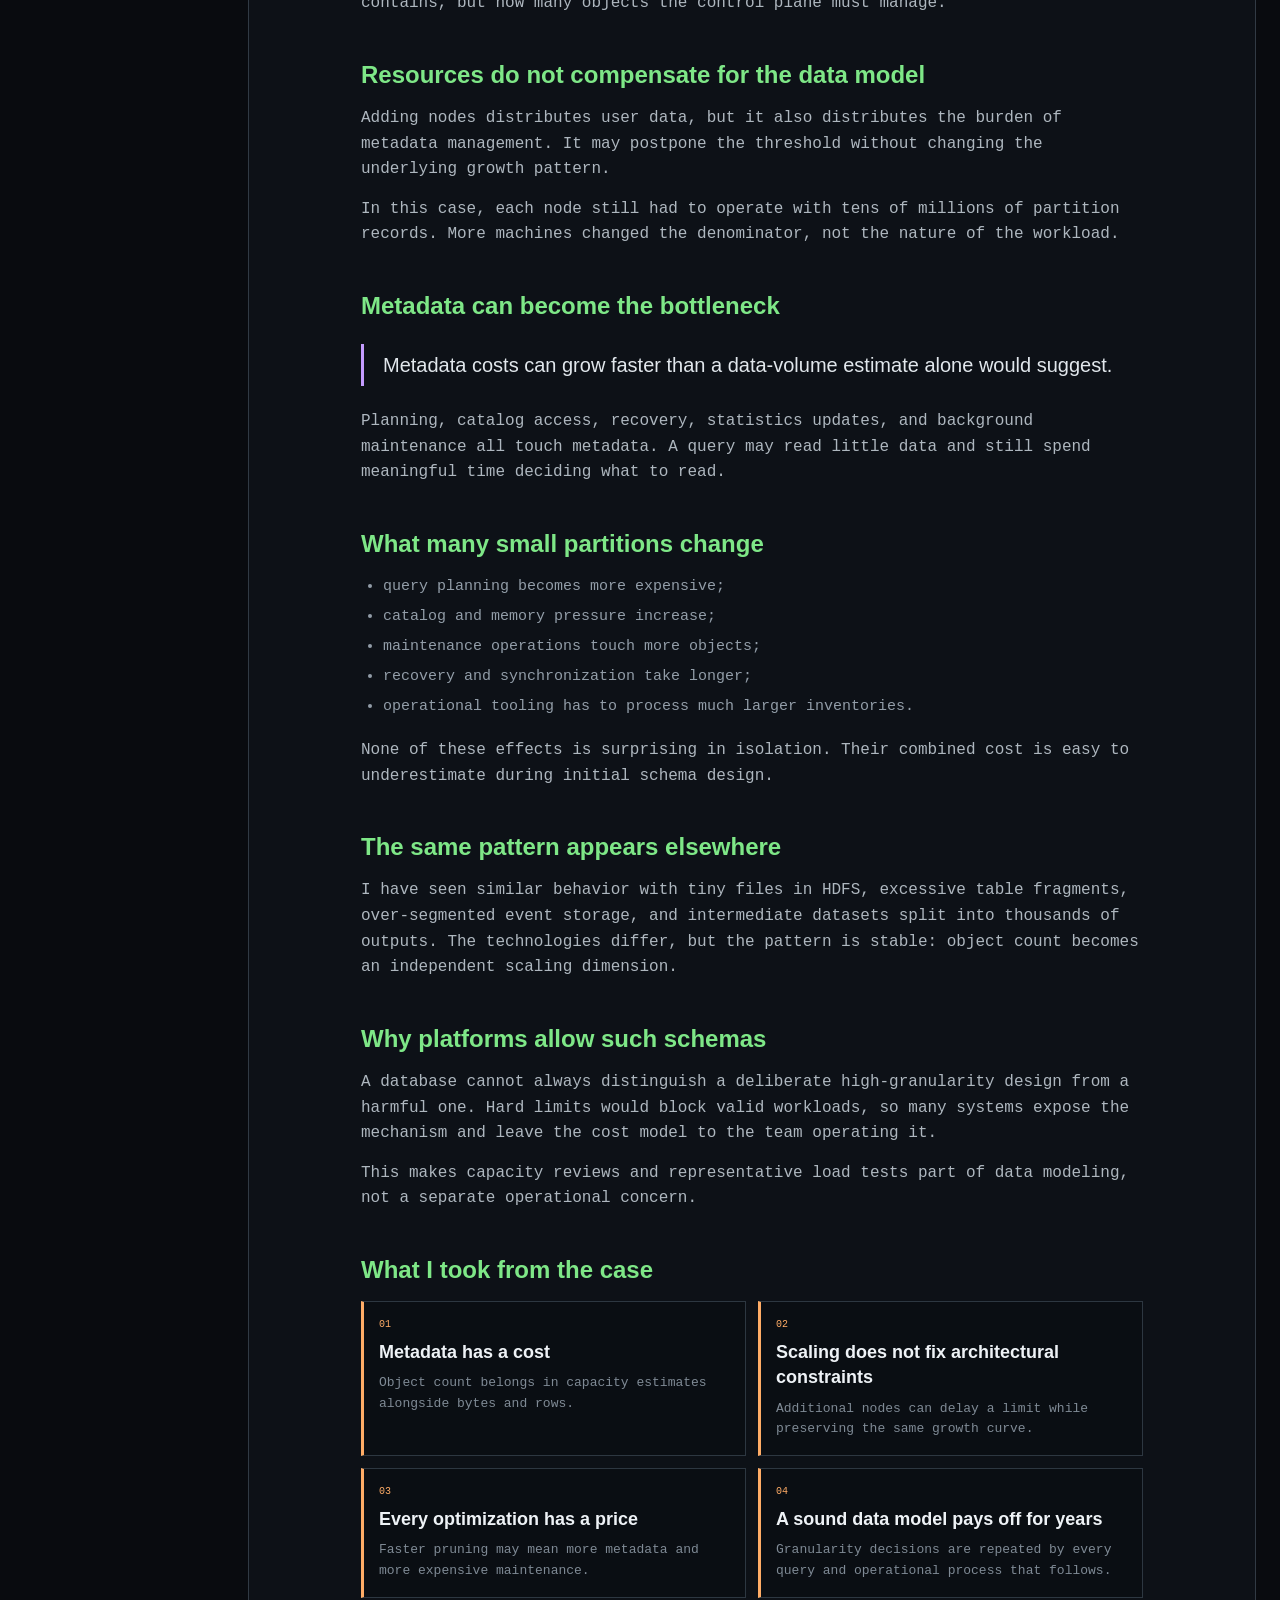
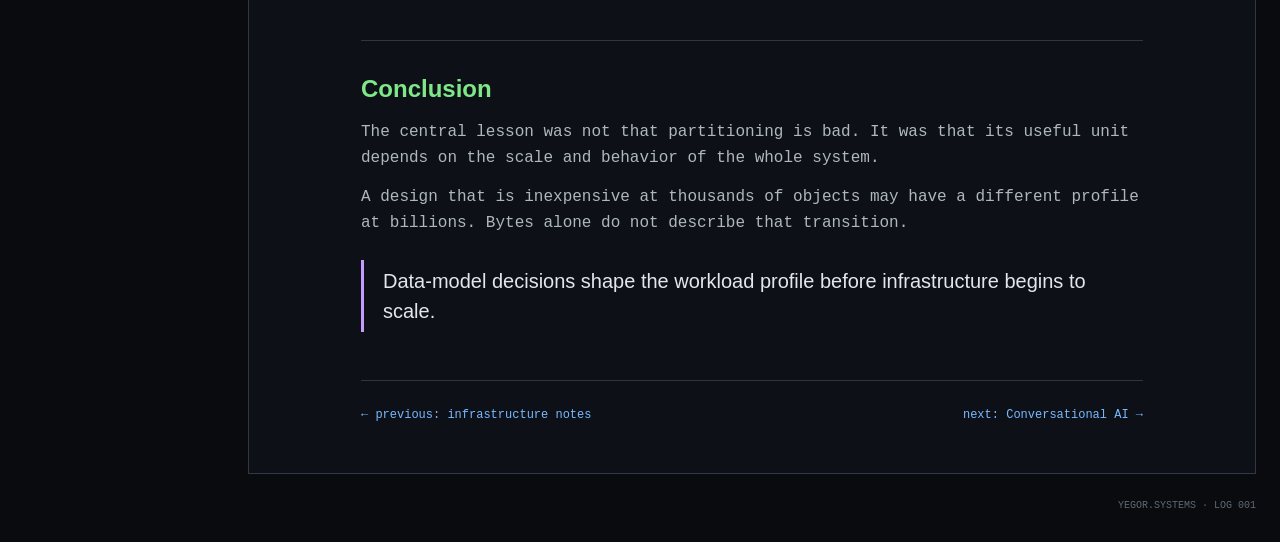
<file: en/blog/3-billion-partitions.html>
<!DOCTYPE html><html lang="en"><head><meta charset="UTF-8"><meta name="viewport" content="width=device-width, initial-scale=1.0">
<title>What Three Billion Partitions Taught Me | Yegor Lukyanov</title>
<link rel="canonical" href="https://luckyenough64.github.io/portfolio/en/blog/3-billion-partitions.html"><link rel="alternate" hreflang="ru" href="https://luckyenough64.github.io/portfolio/blog/3-billion-partitions.html"><link rel="alternate" hreflang="en" href="https://luckyenough64.github.io/portfolio/en/blog/3-billion-partitions.html"><link rel="stylesheet" href="../../style.css"><script src="../../site.js" defer></script></head>
<body class="article-page" data-language="en"><div class="app article-app">
<aside class="sidebar" id="sidebar"><div class="sidebar-brand">YEGOR.SYSTEMS</div><div class="sidebar-role">research log detail</div><div class="buttons"><span class="button close"></span><span class="button minimize"></span><span class="button maximize"></span></div><nav class="sidebar-nav"><a href="../index.html">01 overview</a><a href="../index.html#work">02 work</a><a class="active" href="../index.html#logs">03 notes</a><a href="../index.html#contacts">04 contact</a></nav><div class="sidebar-footer"><div class="system-online">● LOG OPEN</div><div>LOG 001 · INFRA</div></div></aside>
<main class="main"><header class="toolbar"><button class="mobile-menu" type="button" aria-controls="sidebar" aria-expanded="false">≡</button><span class="toolbar-crumb">~/research_logs/3-billion-partitions</span><div class="toolbar-meta"><span>LOG 001</span><nav class="language-switch" aria-label="Language"><a data-language="ru" href="../../blog/3-billion-partitions.html">RU</a><a class="active" data-language="en" href="3-billion-partitions.html" aria-current="page">EN</a></nav><span>INFRASTRUCTURE</span></div></header>
<div class="article-dashboard"><section class="article-shell"><div class="article-commandbar"><span><b>$</b> cat 3-billion-partitions.md</span><span>research log</span></div><div class="article-body"><article class="article"><a class="back-link" href="../index.html">← back to portfolio</a>
<header class="article-hero"><p class="article-kicker">Analytical systems / metadata / data modeling</p><h1>What three billion partitions taught me about analytical systems</h1><p class="article-subtitle">On metadata costs, granularity choices, and the limits of scaling with resources.</p><div class="article-stats" aria-label="Key figures"><span><strong>3B</strong> partitions</span><span><strong>104</strong> nodes</span><span><strong>29M</strong> per node</span></div></header>
<section class="article-section"><h2>Sometimes data volume is not the problem</h2><p>Over several years of working with analytical infrastructure, I have seen heavy queries, unfortunate joins, memory exhaustion, and uneven data distribution. One case stood out.</p><p>During a technical discussion, we examined a schema with very fine partitioning. On a 104-node cluster, the total had grown to roughly three billion partitions, or almost 29 million per node.</p><p>At that scale, the issue is no longer just storing data. Metadata and maintenance operations become part of the system's primary workload. The case showed how the cost of a data-model decision accumulates as a platform grows.</p></section>
<section class="article-section"><h2>Why partitioning looks attractive</h2><p>Partitioning is a common optimization in analytical systems. Time-based data can be split by month, week, or day so that a query scans only the relevant sections.</p><ul class="compact-list"><li>less data scanned;</li><li>faster deletion of historical ranges;</li><li>more predictable maintenance;</li><li>better parallelism in some workloads.</li></ul><p>The trade-off begins when granularity is chosen for a local use case without estimating its platform-wide cost.</p></section>
<section class="article-section"><h2>Partitions are more than data</h2><p>Every partition carries metadata: identifiers, boundaries, statistics, file references, ownership, and state. The system has to load, update, synchronize, and inspect that metadata.</p><aside class="article-note"><p>A small unit repeated billions of times is no longer small. Even compact metadata structures become a material memory and CPU workload.</p></aside><p>The relevant question is therefore not only how much user data a partition contains, but how many objects the control plane must manage.</p></section>
<section class="article-section"><h2>Resources do not compensate for the data model</h2><p>Adding nodes distributes user data, but it also distributes the burden of metadata management. It may postpone the threshold without changing the underlying growth pattern.</p><p>In this case, each node still had to operate with tens of millions of partition records. More machines changed the denominator, not the nature of the workload.</p></section>
<section class="article-section"><h2>Metadata can become the bottleneck</h2><blockquote>Metadata costs can grow faster than a data-volume estimate alone would suggest.</blockquote><p>Planning, catalog access, recovery, statistics updates, and background maintenance all touch metadata. A query may read little data and still spend meaningful time deciding what to read.</p></section>
<section class="article-section"><h2>What many small partitions change</h2><ul class="compact-list"><li>query planning becomes more expensive;</li><li>catalog and memory pressure increase;</li><li>maintenance operations touch more objects;</li><li>recovery and synchronization take longer;</li><li>operational tooling has to process much larger inventories.</li></ul><p>None of these effects is surprising in isolation. Their combined cost is easy to underestimate during initial schema design.</p></section>
<section class="article-section"><h2>The same pattern appears elsewhere</h2><p>I have seen similar behavior with tiny files in HDFS, excessive table fragments, over-segmented event storage, and intermediate datasets split into thousands of outputs. The technologies differ, but the pattern is stable: object count becomes an independent scaling dimension.</p></section>
<section class="article-section"><h2>Why platforms allow such schemas</h2><p>A database cannot always distinguish a deliberate high-granularity design from a harmful one. Hard limits would block valid workloads, so many systems expose the mechanism and leave the cost model to the team operating it.</p><p>This makes capacity reviews and representative load tests part of data modeling, not a separate operational concern.</p></section>
<section class="article-section"><h2>What I took from the case</h2><div class="lesson-list"><div><span>01</span><h3>Metadata has a cost</h3><p>Object count belongs in capacity estimates alongside bytes and rows.</p></div><div><span>02</span><h3>Scaling does not fix architectural constraints</h3><p>Additional nodes can delay a limit while preserving the same growth curve.</p></div><div><span>03</span><h3>Every optimization has a price</h3><p>Faster pruning may mean more metadata and more expensive maintenance.</p></div><div><span>04</span><h3>A sound data model pays off for years</h3><p>Granularity decisions are repeated by every query and operational process that follows.</p></div></div></section>
<section class="article-section article-conclusion"><h2>Conclusion</h2><p>The central lesson was not that partitioning is bad. It was that its useful unit depends on the scale and behavior of the whole system.</p><p>A design that is inexpensive at thousands of objects may have a different profile at billions. Bytes alone do not describe that transition.</p><blockquote>Data-model decisions shape the workload profile before infrastructure begins to scale.</blockquote></section>
<footer class="article-nav" aria-label="Article navigation"><a class="back-link" href="analytical-infrastructure-notes.html">← previous: infrastructure notes</a><a class="next-link" href="conversational-ai-evaluation.html">next: Conversational AI →</a></footer>
</article></div></section><footer class="page-footer">YEGOR.SYSTEMS · LOG 001</footer></div></main></div></body></html>
</file>
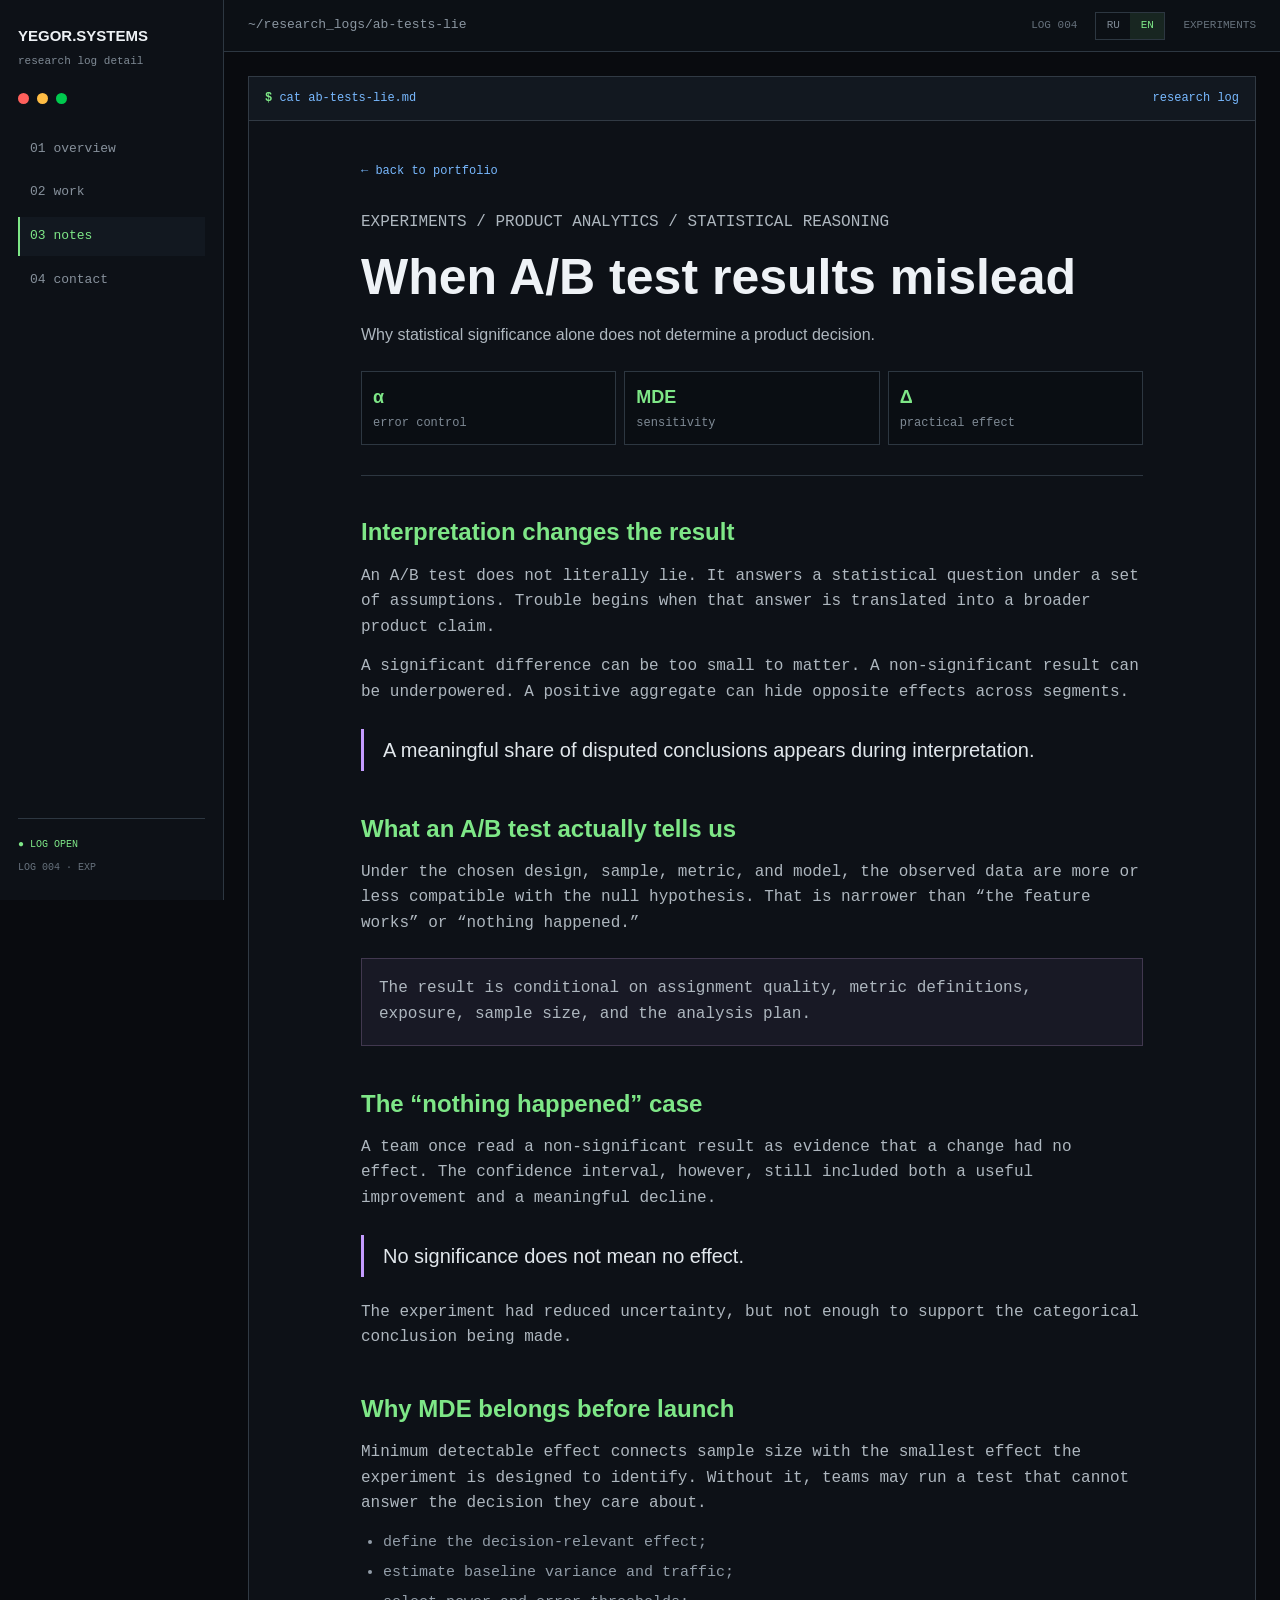
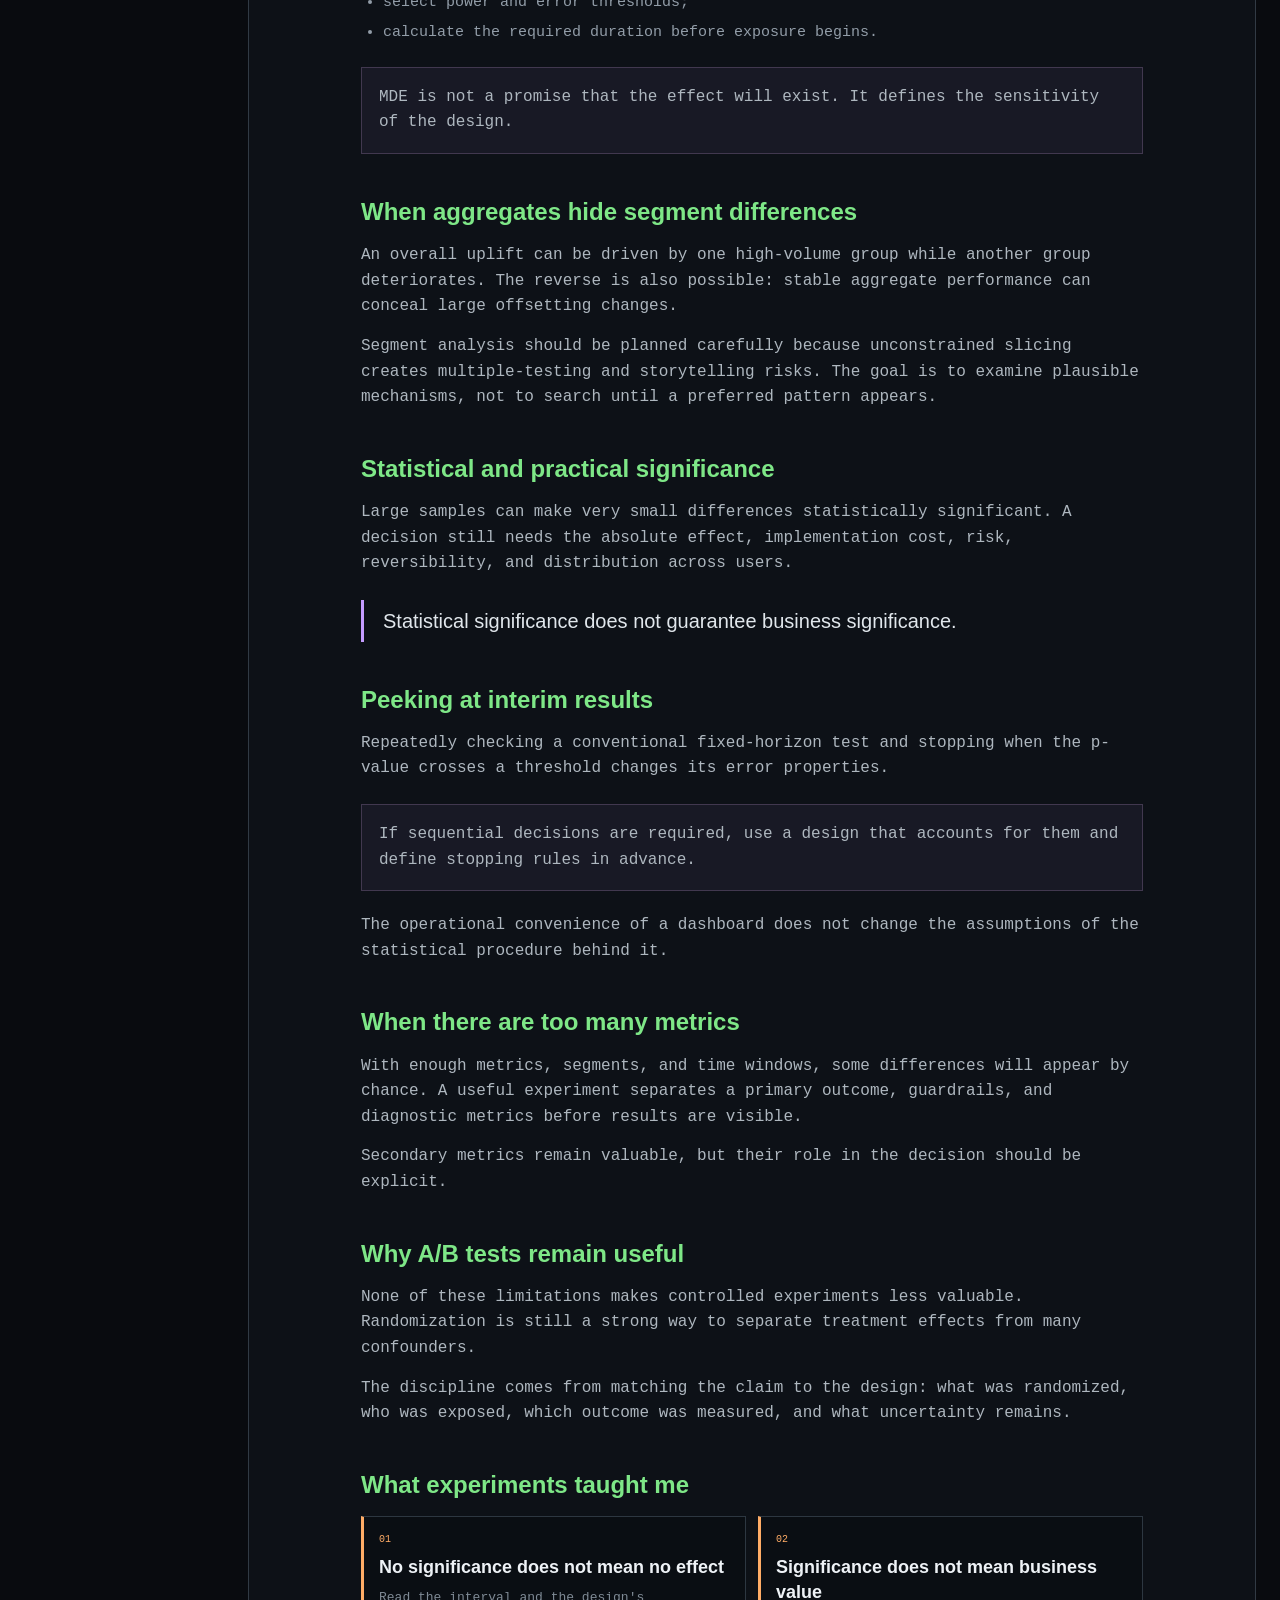
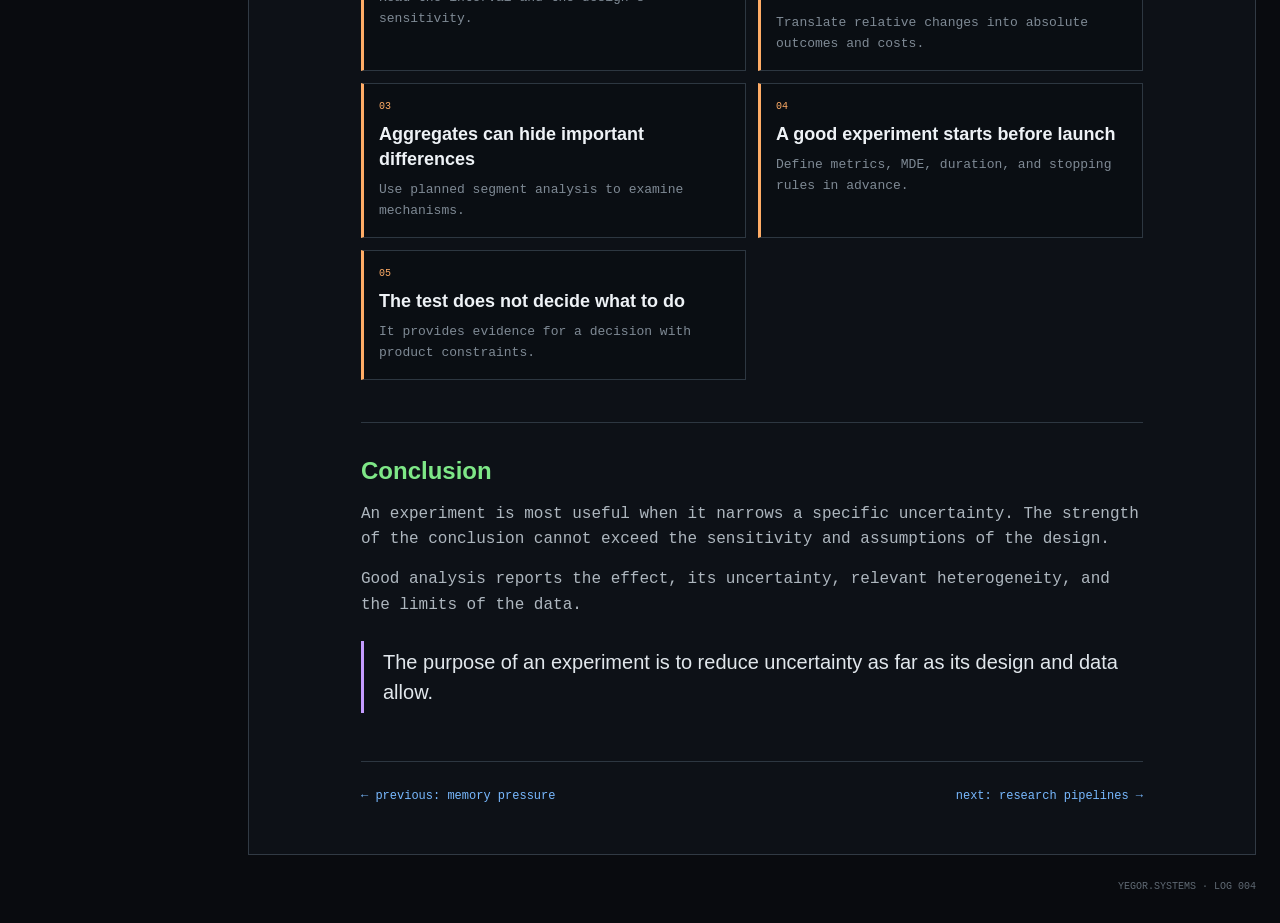
<file: en/blog/ab-tests-lie.html>
<!DOCTYPE html><html lang="en"><head><meta charset="UTF-8"><meta name="viewport" content="width=device-width, initial-scale=1.0"><title>When A/B Test Results Mislead | Yegor Lukyanov</title><link rel="canonical" href="https://luckyenough64.github.io/portfolio/en/blog/ab-tests-lie.html"><link rel="alternate" hreflang="ru" href="https://luckyenough64.github.io/portfolio/blog/ab-tests-lie.html"><link rel="alternate" hreflang="en" href="https://luckyenough64.github.io/portfolio/en/blog/ab-tests-lie.html"><link rel="stylesheet" href="../../style.css"><script src="../../site.js" defer></script></head><body class="article-page" data-language="en"><div class="app article-app">
<aside class="sidebar" id="sidebar"><div class="sidebar-brand">YEGOR.SYSTEMS</div><div class="sidebar-role">research log detail</div><div class="buttons"><span class="button close"></span><span class="button minimize"></span><span class="button maximize"></span></div><nav class="sidebar-nav"><a href="../index.html">01 overview</a><a href="../index.html#work">02 work</a><a class="active" href="../index.html#logs">03 notes</a><a href="../index.html#contacts">04 contact</a></nav><div class="sidebar-footer"><div class="system-online">● LOG OPEN</div><div>LOG 004 · EXP</div></div></aside><main class="main"><header class="toolbar"><button class="mobile-menu" type="button" aria-controls="sidebar" aria-expanded="false">≡</button><span class="toolbar-crumb">~/research_logs/ab-tests-lie</span><div class="toolbar-meta"><span>LOG 004</span><nav class="language-switch" aria-label="Language"><a data-language="ru" href="../../blog/ab-tests-lie.html">RU</a><a class="active" data-language="en" href="ab-tests-lie.html" aria-current="page">EN</a></nav><span>EXPERIMENTS</span></div></header><div class="article-dashboard"><section class="article-shell"><div class="article-commandbar"><span><b>$</b> cat ab-tests-lie.md</span><span>research log</span></div><div class="article-body"><article class="article"><a class="back-link" href="../index.html">← back to portfolio</a>
<header class="article-hero"><p class="article-kicker">Experiments / product analytics / statistical reasoning</p><h1>When A/B test results mislead</h1><p class="article-subtitle">Why statistical significance alone does not determine a product decision.</p><div class="article-stats" aria-label="Key ideas"><span><strong>α</strong> error control</span><span><strong>MDE</strong> sensitivity</span><span><strong>Δ</strong> practical effect</span></div></header>
<section class="article-section"><h2>Interpretation changes the result</h2><p>An A/B test does not literally lie. It answers a statistical question under a set of assumptions. Trouble begins when that answer is translated into a broader product claim.</p><p>A significant difference can be too small to matter. A non-significant result can be underpowered. A positive aggregate can hide opposite effects across segments.</p><blockquote>A meaningful share of disputed conclusions appears during interpretation.</blockquote></section>
<section class="article-section"><h2>What an A/B test actually tells us</h2><p>Under the chosen design, sample, metric, and model, the observed data are more or less compatible with the null hypothesis. That is narrower than “the feature works” or “nothing happened.”</p><aside class="article-note"><p>The result is conditional on assignment quality, metric definitions, exposure, sample size, and the analysis plan.</p></aside></section>
<section class="article-section"><h2>The “nothing happened” case</h2><p>A team once read a non-significant result as evidence that a change had no effect. The confidence interval, however, still included both a useful improvement and a meaningful decline.</p><blockquote>No significance does not mean no effect.</blockquote><p>The experiment had reduced uncertainty, but not enough to support the categorical conclusion being made.</p></section>
<section class="article-section"><h2>Why MDE belongs before launch</h2><p>Minimum detectable effect connects sample size with the smallest effect the experiment is designed to identify. Without it, teams may run a test that cannot answer the decision they care about.</p><ul class="compact-list"><li>define the decision-relevant effect;</li><li>estimate baseline variance and traffic;</li><li>select power and error thresholds;</li><li>calculate the required duration before exposure begins.</li></ul><aside class="article-note"><p>MDE is not a promise that the effect will exist. It defines the sensitivity of the design.</p></aside></section>
<section class="article-section"><h2>When aggregates hide segment differences</h2><p>An overall uplift can be driven by one high-volume group while another group deteriorates. The reverse is also possible: stable aggregate performance can conceal large offsetting changes.</p><p>Segment analysis should be planned carefully because unconstrained slicing creates multiple-testing and storytelling risks. The goal is to examine plausible mechanisms, not to search until a preferred pattern appears.</p></section>
<section class="article-section"><h2>Statistical and practical significance</h2><p>Large samples can make very small differences statistically significant. A decision still needs the absolute effect, implementation cost, risk, reversibility, and distribution across users.</p><blockquote>Statistical significance does not guarantee business significance.</blockquote></section>
<section class="article-section"><h2>Peeking at interim results</h2><p>Repeatedly checking a conventional fixed-horizon test and stopping when the p-value crosses a threshold changes its error properties.</p><aside class="article-note"><p>If sequential decisions are required, use a design that accounts for them and define stopping rules in advance.</p></aside><p>The operational convenience of a dashboard does not change the assumptions of the statistical procedure behind it.</p></section>
<section class="article-section"><h2>When there are too many metrics</h2><p>With enough metrics, segments, and time windows, some differences will appear by chance. A useful experiment separates a primary outcome, guardrails, and diagnostic metrics before results are visible.</p><p>Secondary metrics remain valuable, but their role in the decision should be explicit.</p></section>
<section class="article-section"><h2>Why A/B tests remain useful</h2><p>None of these limitations makes controlled experiments less valuable. Randomization is still a strong way to separate treatment effects from many confounders.</p><p>The discipline comes from matching the claim to the design: what was randomized, who was exposed, which outcome was measured, and what uncertainty remains.</p></section>
<section class="article-section"><h2>What experiments taught me</h2><div class="lesson-list"><div><span>01</span><h3>No significance does not mean no effect</h3><p>Read the interval and the design's sensitivity.</p></div><div><span>02</span><h3>Significance does not mean business value</h3><p>Translate relative changes into absolute outcomes and costs.</p></div><div><span>03</span><h3>Aggregates can hide important differences</h3><p>Use planned segment analysis to examine mechanisms.</p></div><div><span>04</span><h3>A good experiment starts before launch</h3><p>Define metrics, MDE, duration, and stopping rules in advance.</p></div><div><span>05</span><h3>The test does not decide what to do</h3><p>It provides evidence for a decision with product constraints.</p></div></div></section>
<section class="article-section article-conclusion"><h2>Conclusion</h2><p>An experiment is most useful when it narrows a specific uncertainty. The strength of the conclusion cannot exceed the sensitivity and assumptions of the design.</p><p>Good analysis reports the effect, its uncertainty, relevant heterogeneity, and the limits of the data.</p><blockquote>The purpose of an experiment is to reduce uncertainty as far as its design and data allow.</blockquote></section>
<footer class="article-nav" aria-label="Article navigation"><a class="back-link" href="memory-pressure.html">← previous: memory pressure</a><a class="next-link" href="research-pipelines.html">next: research pipelines →</a></footer></article></div></section><footer class="page-footer">YEGOR.SYSTEMS · LOG 004</footer></div></main></div></body></html>
</file>
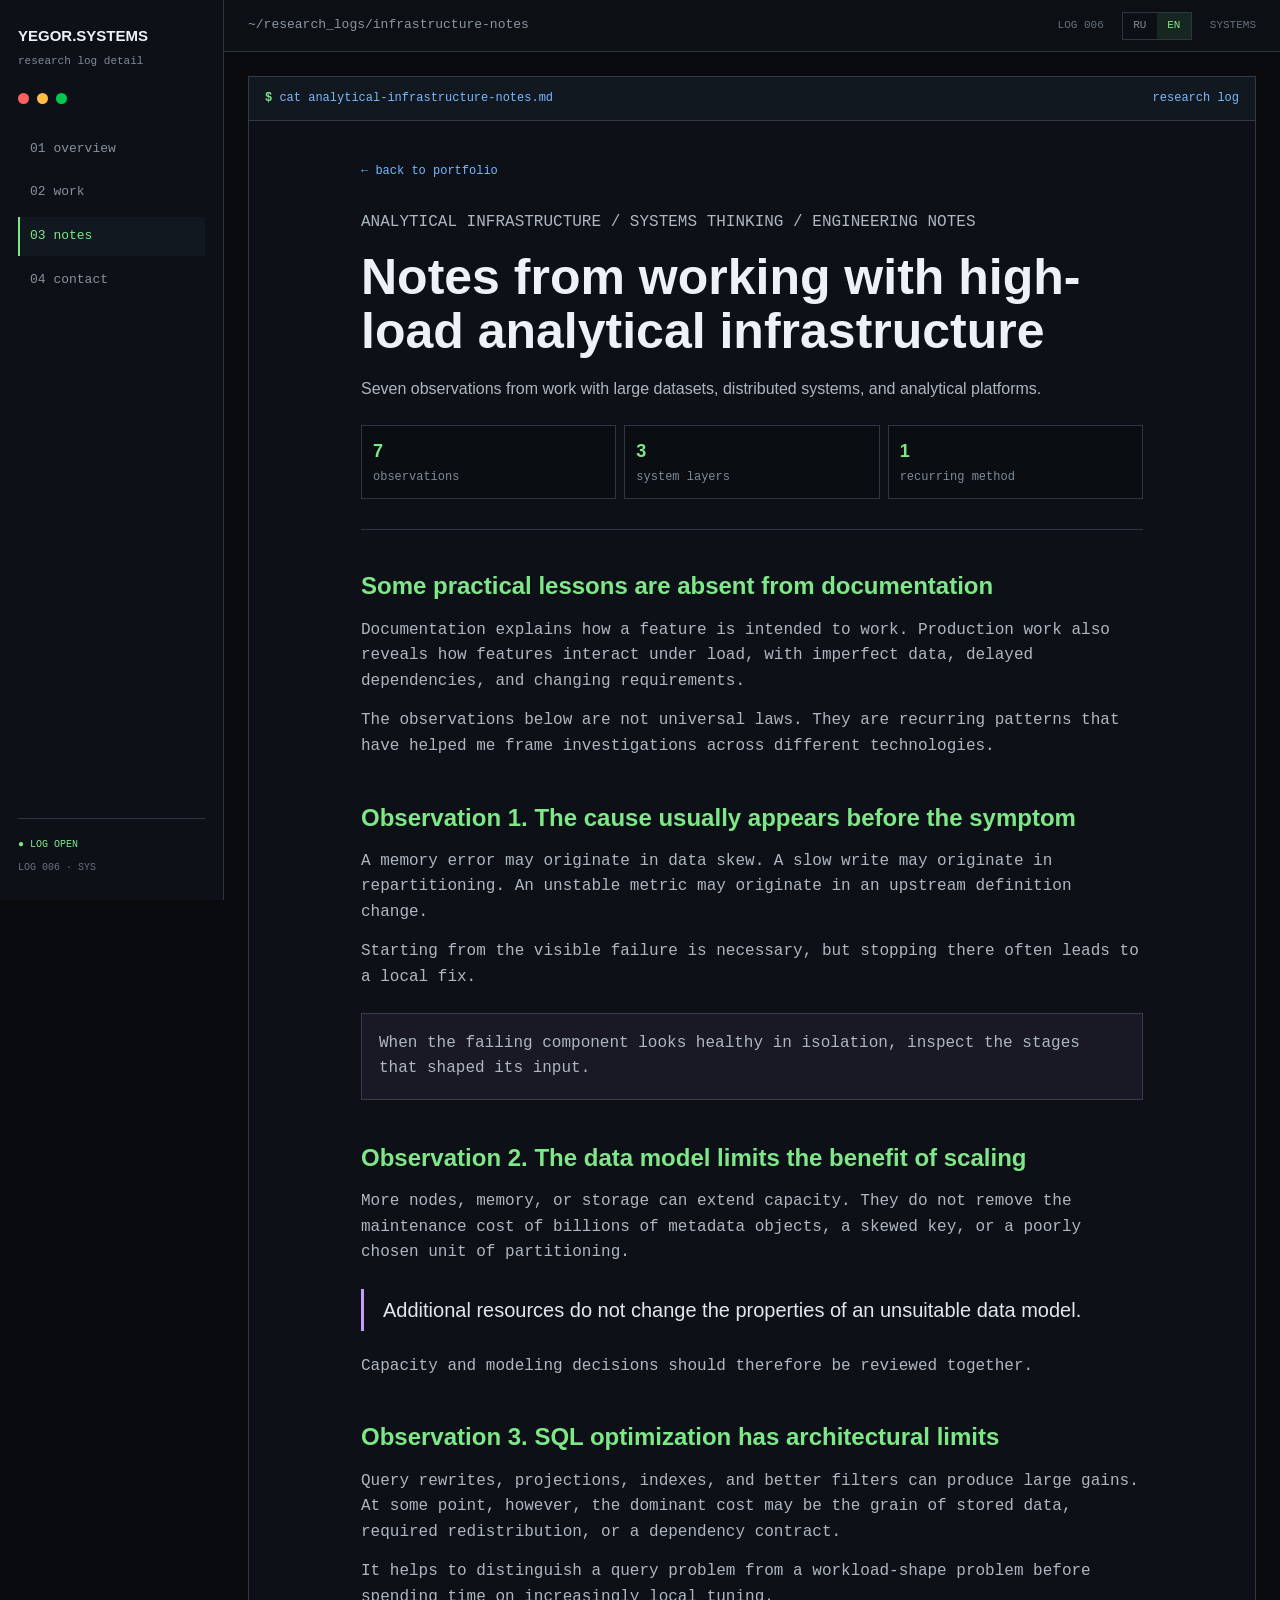
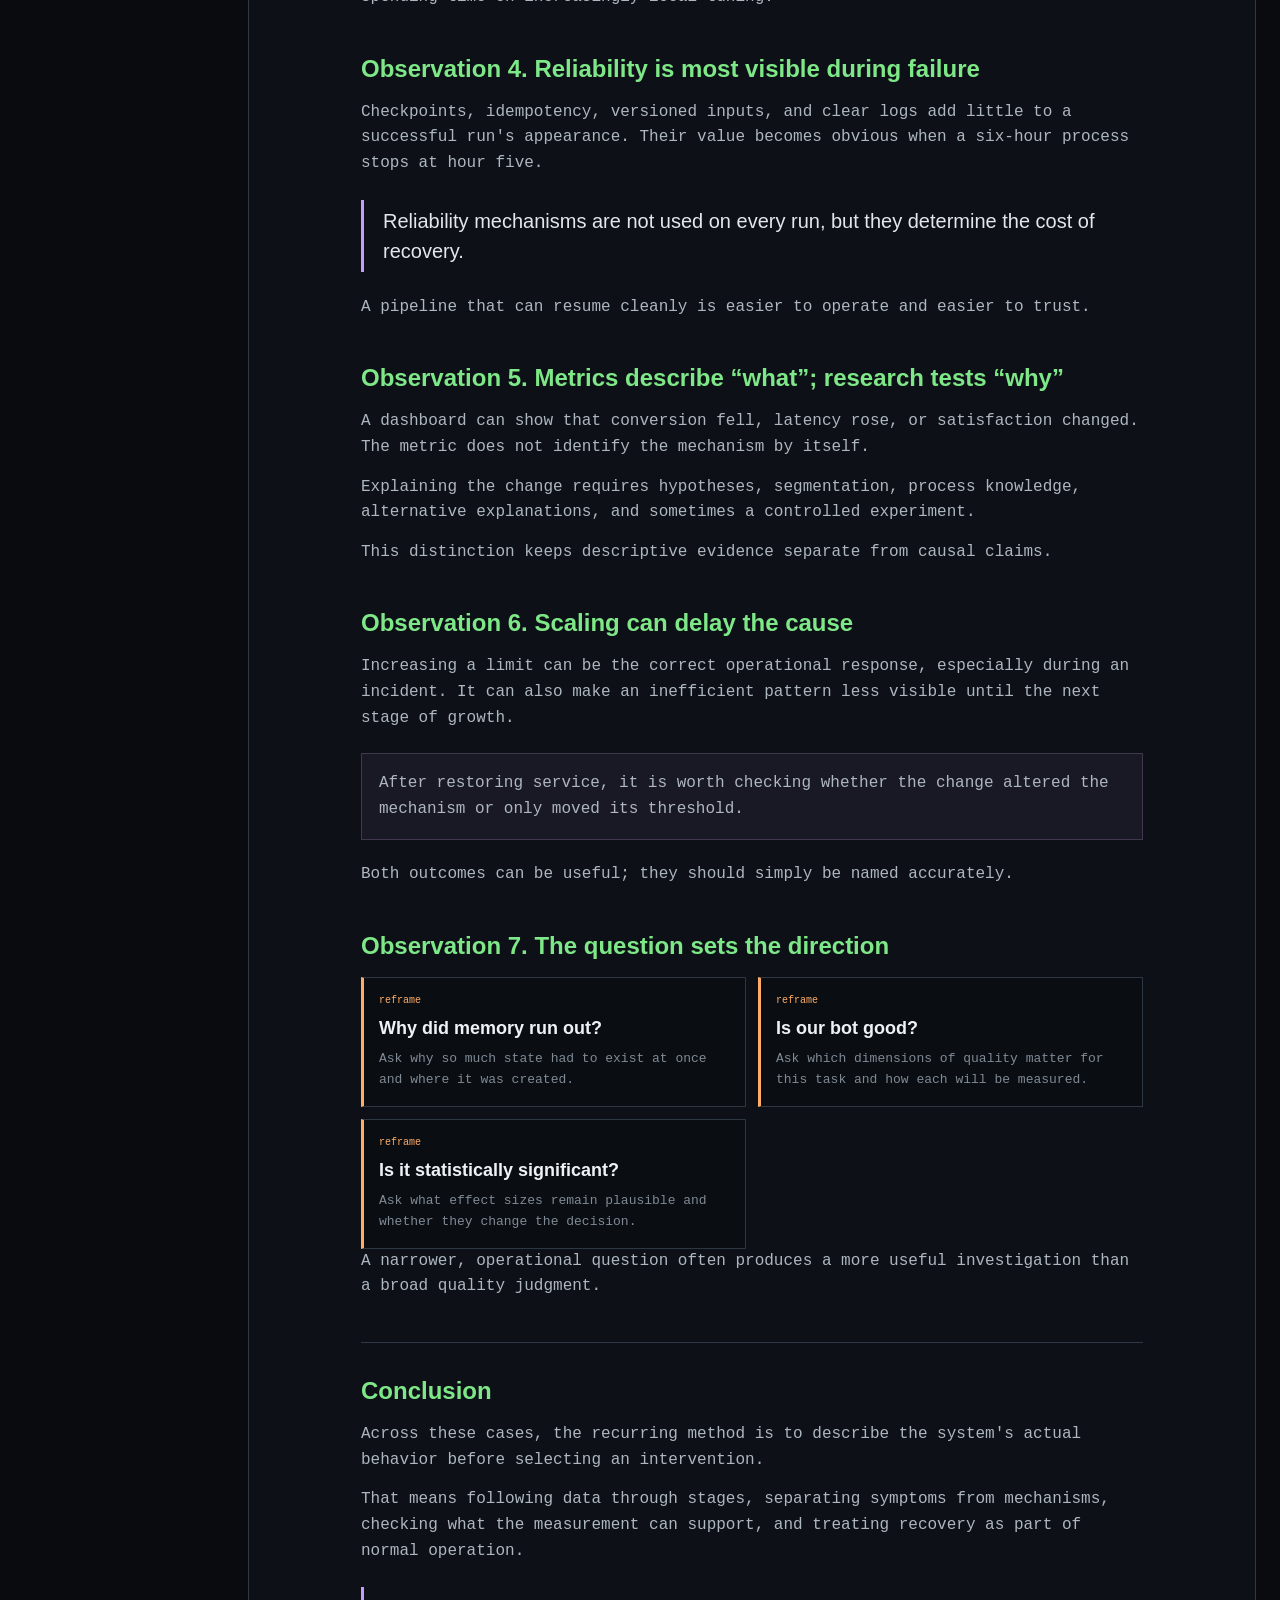
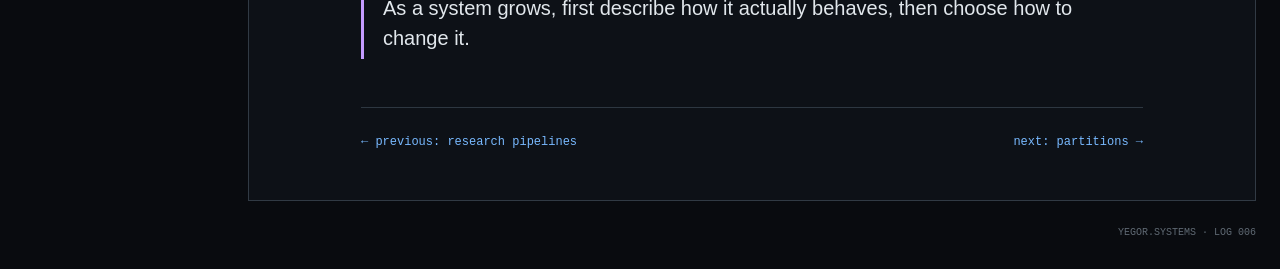
<file: en/blog/analytical-infrastructure-notes.html>
<!DOCTYPE html><html lang="en"><head><meta charset="UTF-8"><meta name="viewport" content="width=device-width, initial-scale=1.0"><title>Notes on High-Load Analytical Infrastructure | Yegor Lukyanov</title><link rel="canonical" href="https://luckyenough64.github.io/portfolio/en/blog/analytical-infrastructure-notes.html"><link rel="alternate" hreflang="ru" href="https://luckyenough64.github.io/portfolio/blog/analytical-infrastructure-notes.html"><link rel="alternate" hreflang="en" href="https://luckyenough64.github.io/portfolio/en/blog/analytical-infrastructure-notes.html"><link rel="stylesheet" href="../../style.css"><script src="../../site.js" defer></script></head><body class="article-page" data-language="en"><div class="app article-app">
<aside class="sidebar" id="sidebar"><div class="sidebar-brand">YEGOR.SYSTEMS</div><div class="sidebar-role">research log detail</div><div class="buttons"><span class="button close"></span><span class="button minimize"></span><span class="button maximize"></span></div><nav class="sidebar-nav"><a href="../index.html">01 overview</a><a href="../index.html#work">02 work</a><a class="active" href="../index.html#logs">03 notes</a><a href="../index.html#contacts">04 contact</a></nav><div class="sidebar-footer"><div class="system-online">● LOG OPEN</div><div>LOG 006 · SYS</div></div></aside><main class="main"><header class="toolbar"><button class="mobile-menu" type="button" aria-controls="sidebar" aria-expanded="false">≡</button><span class="toolbar-crumb">~/research_logs/infrastructure-notes</span><div class="toolbar-meta"><span>LOG 006</span><nav class="language-switch" aria-label="Language"><a data-language="ru" href="../../blog/analytical-infrastructure-notes.html">RU</a><a class="active" data-language="en" href="analytical-infrastructure-notes.html" aria-current="page">EN</a></nav><span>SYSTEMS</span></div></header><div class="article-dashboard"><section class="article-shell"><div class="article-commandbar"><span><b>$</b> cat analytical-infrastructure-notes.md</span><span>research log</span></div><div class="article-body"><article class="article"><a class="back-link" href="../index.html">← back to portfolio</a>
<header class="article-hero"><p class="article-kicker">Analytical infrastructure / systems thinking / engineering notes</p><h1>Notes from working with high-load analytical infrastructure</h1><p class="article-subtitle">Seven observations from work with large datasets, distributed systems, and analytical platforms.</p><div class="article-stats" aria-label="Scope"><span><strong>7</strong> observations</span><span><strong>3</strong> system layers</span><span><strong>1</strong> recurring method</span></div></header>
<section class="article-section"><h2>Some practical lessons are absent from documentation</h2><p>Documentation explains how a feature is intended to work. Production work also reveals how features interact under load, with imperfect data, delayed dependencies, and changing requirements.</p><p>The observations below are not universal laws. They are recurring patterns that have helped me frame investigations across different technologies.</p></section>
<section class="article-section"><h2>Observation 1. The cause usually appears before the symptom</h2><p>A memory error may originate in data skew. A slow write may originate in repartitioning. An unstable metric may originate in an upstream definition change.</p><p>Starting from the visible failure is necessary, but stopping there often leads to a local fix.</p><aside class="article-note"><p>When the failing component looks healthy in isolation, inspect the stages that shaped its input.</p></aside></section>
<section class="article-section"><h2>Observation 2. The data model limits the benefit of scaling</h2><p>More nodes, memory, or storage can extend capacity. They do not remove the maintenance cost of billions of metadata objects, a skewed key, or a poorly chosen unit of partitioning.</p><blockquote>Additional resources do not change the properties of an unsuitable data model.</blockquote><p>Capacity and modeling decisions should therefore be reviewed together.</p></section>
<section class="article-section"><h2>Observation 3. SQL optimization has architectural limits</h2><p>Query rewrites, projections, indexes, and better filters can produce large gains. At some point, however, the dominant cost may be the grain of stored data, required redistribution, or a dependency contract.</p><p>It helps to distinguish a query problem from a workload-shape problem before spending time on increasingly local tuning.</p></section>
<section class="article-section"><h2>Observation 4. Reliability is most visible during failure</h2><p>Checkpoints, idempotency, versioned inputs, and clear logs add little to a successful run's appearance. Their value becomes obvious when a six-hour process stops at hour five.</p><blockquote>Reliability mechanisms are not used on every run, but they determine the cost of recovery.</blockquote><p>A pipeline that can resume cleanly is easier to operate and easier to trust.</p></section>
<section class="article-section"><h2>Observation 5. Metrics describe “what”; research tests “why”</h2><p>A dashboard can show that conversion fell, latency rose, or satisfaction changed. The metric does not identify the mechanism by itself.</p><p>Explaining the change requires hypotheses, segmentation, process knowledge, alternative explanations, and sometimes a controlled experiment.</p><p>This distinction keeps descriptive evidence separate from causal claims.</p></section>
<section class="article-section"><h2>Observation 6. Scaling can delay the cause</h2><p>Increasing a limit can be the correct operational response, especially during an incident. It can also make an inefficient pattern less visible until the next stage of growth.</p><aside class="article-note"><p>After restoring service, it is worth checking whether the change altered the mechanism or only moved its threshold.</p></aside><p>Both outcomes can be useful; they should simply be named accurately.</p></section>
<section class="article-section"><h2>Observation 7. The question sets the direction</h2><div class="lesson-list"><div><span>reframe</span><h3>Why did memory run out?</h3><p>Ask why so much state had to exist at once and where it was created.</p></div><div><span>reframe</span><h3>Is our bot good?</h3><p>Ask which dimensions of quality matter for this task and how each will be measured.</p></div><div><span>reframe</span><h3>Is it statistically significant?</h3><p>Ask what effect sizes remain plausible and whether they change the decision.</p></div></div><p>A narrower, operational question often produces a more useful investigation than a broad quality judgment.</p></section>
<section class="article-section article-conclusion"><h2>Conclusion</h2><p>Across these cases, the recurring method is to describe the system's actual behavior before selecting an intervention.</p><p>That means following data through stages, separating symptoms from mechanisms, checking what the measurement can support, and treating recovery as part of normal operation.</p><blockquote>As a system grows, first describe how it actually behaves, then choose how to change it.</blockquote></section>
<footer class="article-nav" aria-label="Article navigation"><a class="back-link" href="research-pipelines.html">← previous: research pipelines</a><a class="next-link" href="3-billion-partitions.html">next: partitions →</a></footer></article></div></section><footer class="page-footer">YEGOR.SYSTEMS · LOG 006</footer></div></main></div></body></html>
</file>
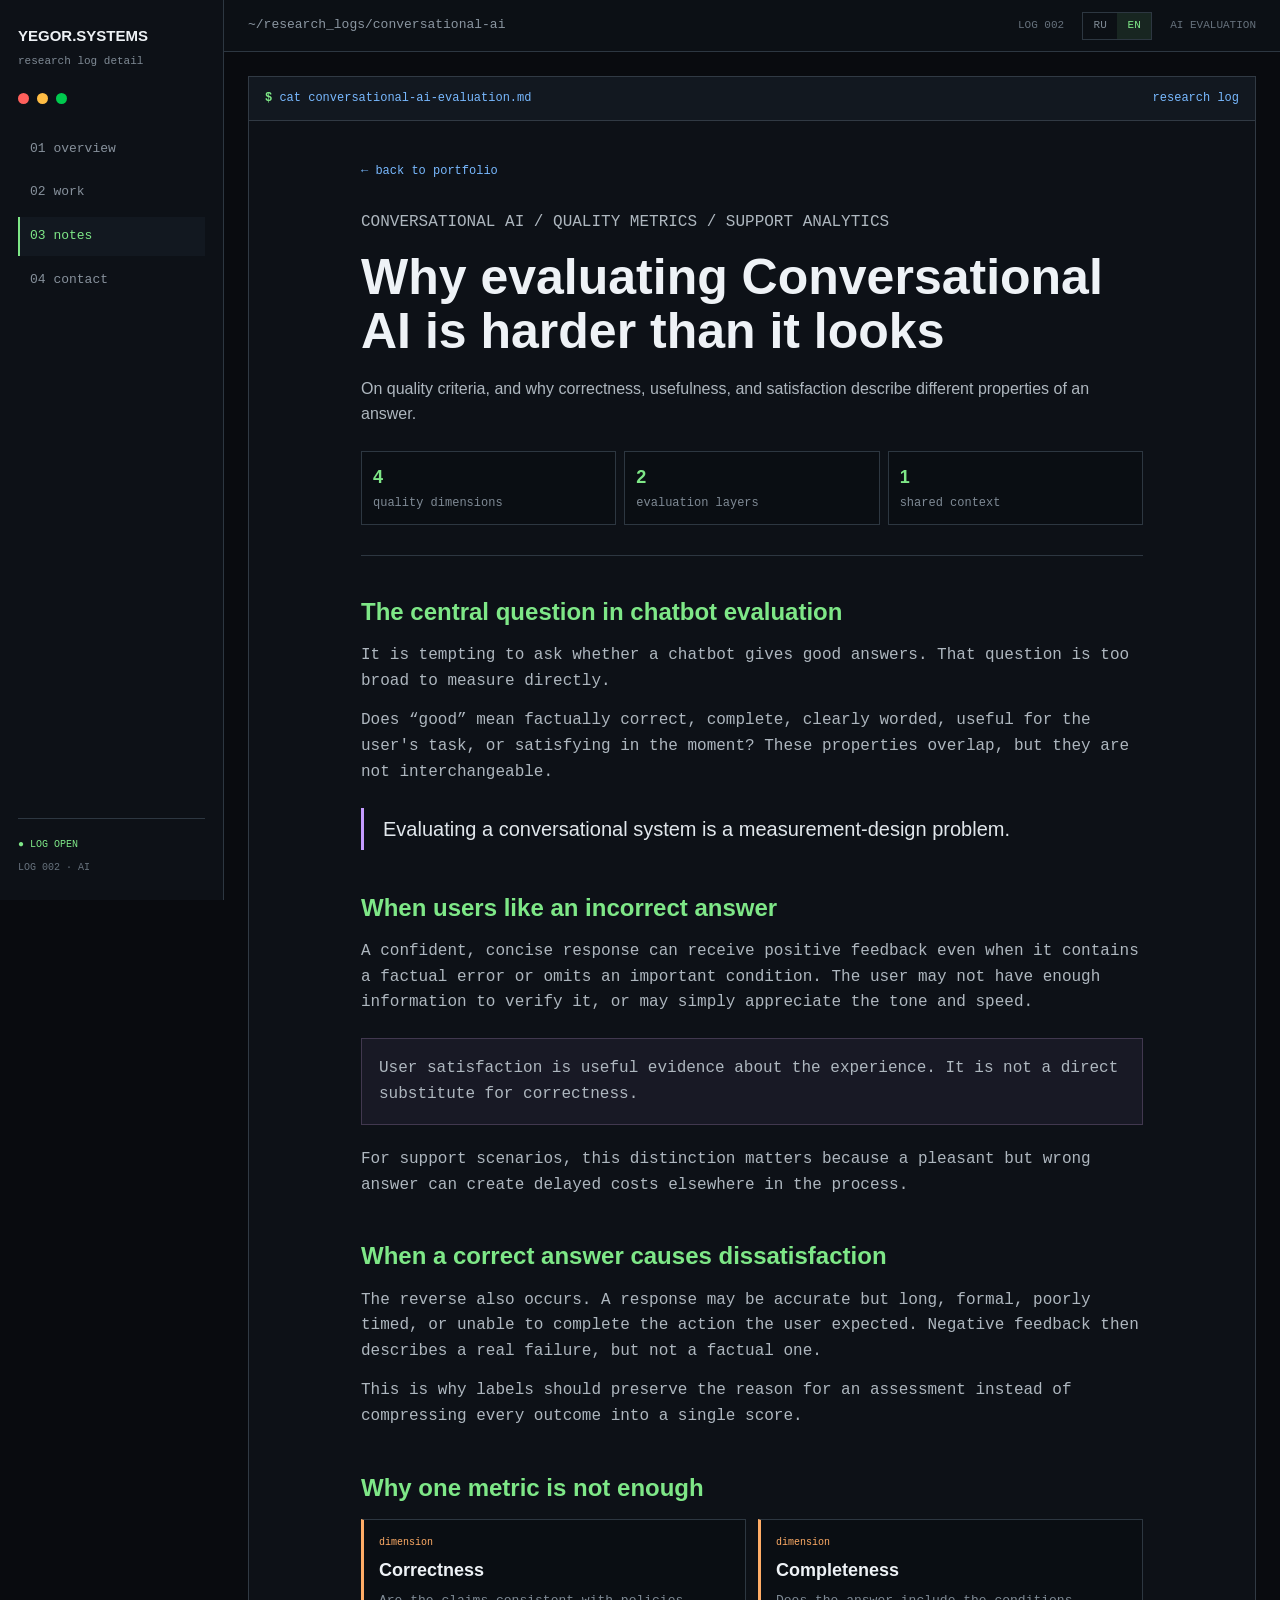
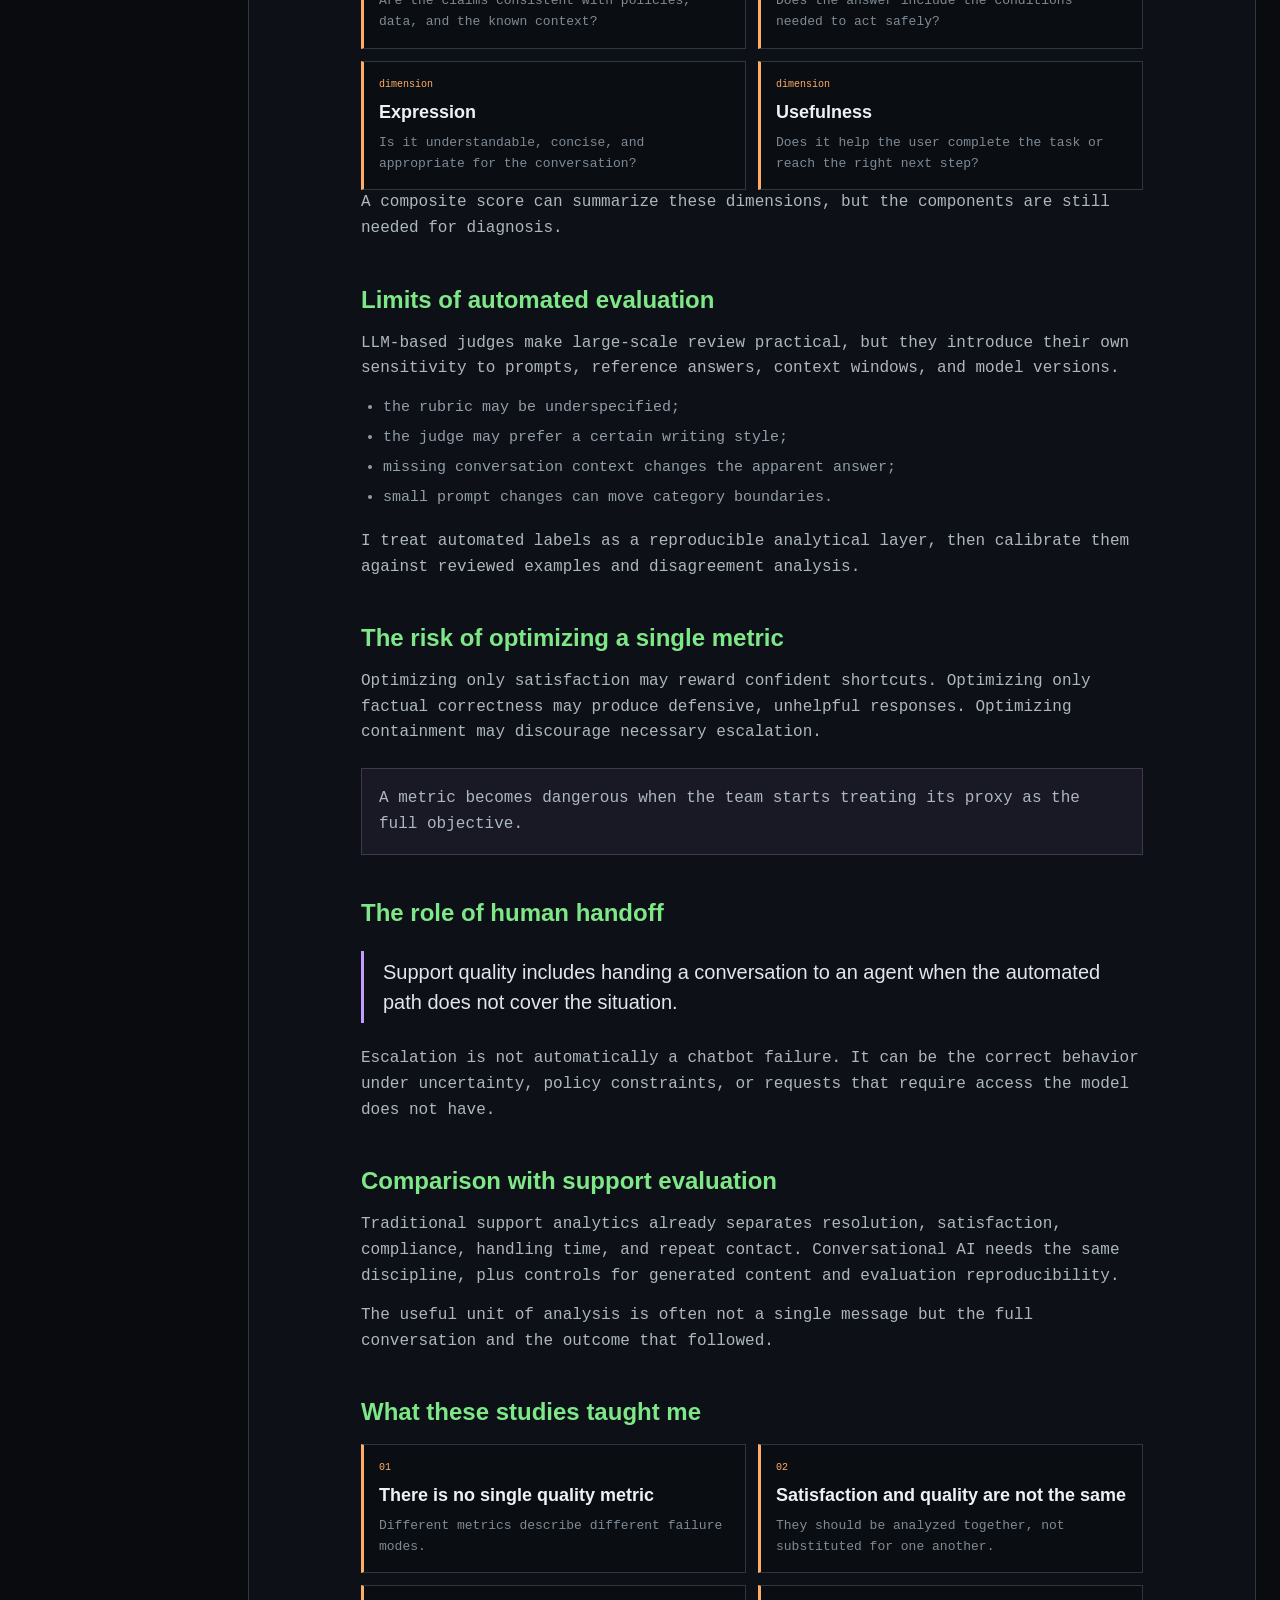
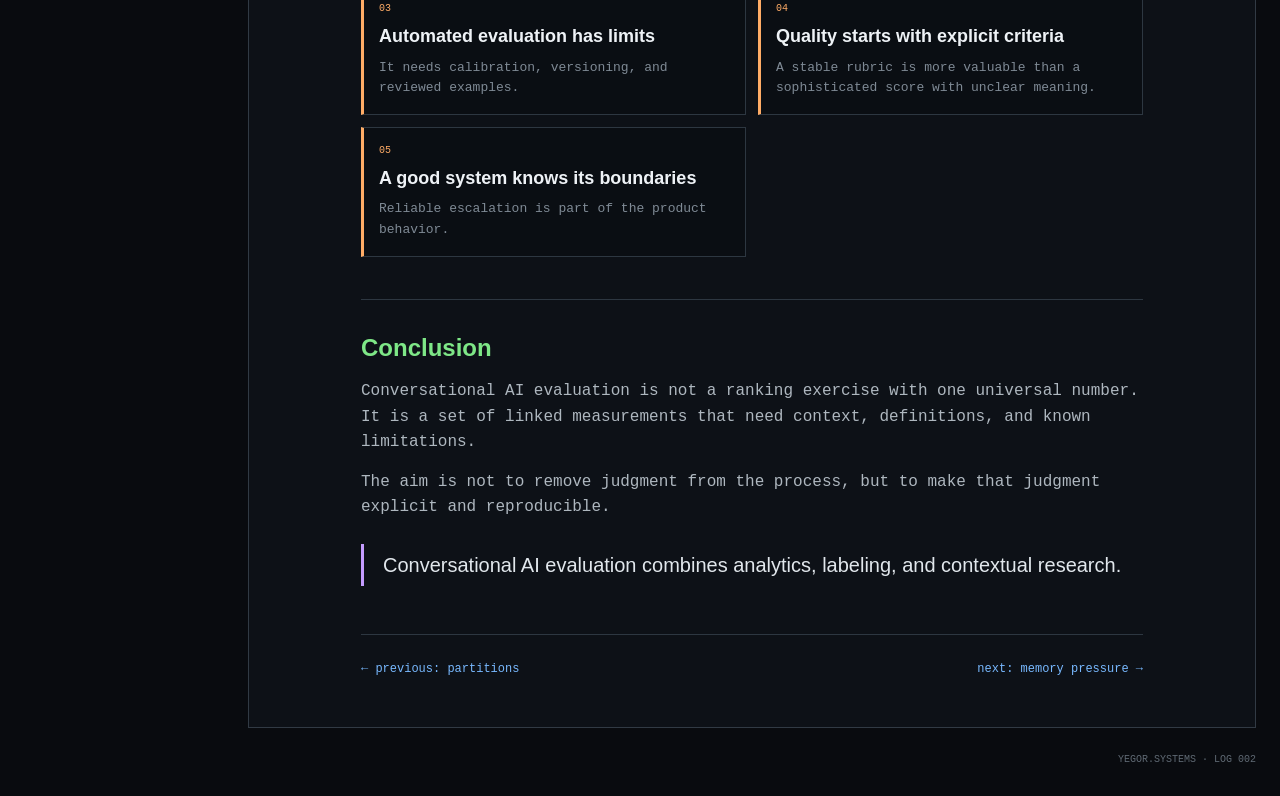
<file: en/blog/conversational-ai-evaluation.html>
<!DOCTYPE html><html lang="en"><head><meta charset="UTF-8"><meta name="viewport" content="width=device-width, initial-scale=1.0"><title>Why Evaluating Conversational AI Is Harder Than It Looks | Yegor Lukyanov</title><link rel="canonical" href="https://luckyenough64.github.io/portfolio/en/blog/conversational-ai-evaluation.html"><link rel="alternate" hreflang="ru" href="https://luckyenough64.github.io/portfolio/blog/conversational-ai-evaluation.html"><link rel="alternate" hreflang="en" href="https://luckyenough64.github.io/portfolio/en/blog/conversational-ai-evaluation.html"><link rel="stylesheet" href="../../style.css"><script src="../../site.js" defer></script></head>
<body class="article-page" data-language="en"><div class="app article-app"><aside class="sidebar" id="sidebar"><div class="sidebar-brand">YEGOR.SYSTEMS</div><div class="sidebar-role">research log detail</div><div class="buttons"><span class="button close"></span><span class="button minimize"></span><span class="button maximize"></span></div><nav class="sidebar-nav"><a href="../index.html">01 overview</a><a href="../index.html#work">02 work</a><a class="active" href="../index.html#logs">03 notes</a><a href="../index.html#contacts">04 contact</a></nav><div class="sidebar-footer"><div class="system-online">● LOG OPEN</div><div>LOG 002 · AI</div></div></aside>
<main class="main"><header class="toolbar"><button class="mobile-menu" type="button" aria-controls="sidebar" aria-expanded="false">≡</button><span class="toolbar-crumb">~/research_logs/conversational-ai</span><div class="toolbar-meta"><span>LOG 002</span><nav class="language-switch" aria-label="Language"><a data-language="ru" href="../../blog/conversational-ai-evaluation.html">RU</a><a class="active" data-language="en" href="conversational-ai-evaluation.html" aria-current="page">EN</a></nav><span>AI EVALUATION</span></div></header><div class="article-dashboard"><section class="article-shell"><div class="article-commandbar"><span><b>$</b> cat conversational-ai-evaluation.md</span><span>research log</span></div><div class="article-body"><article class="article"><a class="back-link" href="../index.html">← back to portfolio</a>
<header class="article-hero"><p class="article-kicker">Conversational AI / quality metrics / support analytics</p><h1>Why evaluating Conversational AI is harder than it looks</h1><p class="article-subtitle">On quality criteria, and why correctness, usefulness, and satisfaction describe different properties of an answer.</p><div class="article-stats" aria-label="Key dimensions"><span><strong>4</strong> quality dimensions</span><span><strong>2</strong> evaluation layers</span><span><strong>1</strong> shared context</span></div></header>
<section class="article-section"><h2>The central question in chatbot evaluation</h2><p>It is tempting to ask whether a chatbot gives good answers. That question is too broad to measure directly.</p><p>Does “good” mean factually correct, complete, clearly worded, useful for the user's task, or satisfying in the moment? These properties overlap, but they are not interchangeable.</p><blockquote>Evaluating a conversational system is a measurement-design problem.</blockquote></section>
<section class="article-section"><h2>When users like an incorrect answer</h2><p>A confident, concise response can receive positive feedback even when it contains a factual error or omits an important condition. The user may not have enough information to verify it, or may simply appreciate the tone and speed.</p><aside class="article-note"><p>User satisfaction is useful evidence about the experience. It is not a direct substitute for correctness.</p></aside><p>For support scenarios, this distinction matters because a pleasant but wrong answer can create delayed costs elsewhere in the process.</p></section>
<section class="article-section"><h2>When a correct answer causes dissatisfaction</h2><p>The reverse also occurs. A response may be accurate but long, formal, poorly timed, or unable to complete the action the user expected. Negative feedback then describes a real failure, but not a factual one.</p><p>This is why labels should preserve the reason for an assessment instead of compressing every outcome into a single score.</p></section>
<section class="article-section"><h2>Why one metric is not enough</h2><div class="lesson-list"><div><span>dimension</span><h3>Correctness</h3><p>Are the claims consistent with policies, data, and the known context?</p></div><div><span>dimension</span><h3>Completeness</h3><p>Does the answer include the conditions needed to act safely?</p></div><div><span>dimension</span><h3>Expression</h3><p>Is it understandable, concise, and appropriate for the conversation?</p></div><div><span>dimension</span><h3>Usefulness</h3><p>Does it help the user complete the task or reach the right next step?</p></div></div><p>A composite score can summarize these dimensions, but the components are still needed for diagnosis.</p></section>
<section class="article-section"><h2>Limits of automated evaluation</h2><p>LLM-based judges make large-scale review practical, but they introduce their own sensitivity to prompts, reference answers, context windows, and model versions.</p><ul class="compact-list"><li>the rubric may be underspecified;</li><li>the judge may prefer a certain writing style;</li><li>missing conversation context changes the apparent answer;</li><li>small prompt changes can move category boundaries.</li></ul><p>I treat automated labels as a reproducible analytical layer, then calibrate them against reviewed examples and disagreement analysis.</p></section>
<section class="article-section"><h2>The risk of optimizing a single metric</h2><p>Optimizing only satisfaction may reward confident shortcuts. Optimizing only factual correctness may produce defensive, unhelpful responses. Optimizing containment may discourage necessary escalation.</p><aside class="article-note"><p>A metric becomes dangerous when the team starts treating its proxy as the full objective.</p></aside></section>
<section class="article-section"><h2>The role of human handoff</h2><blockquote>Support quality includes handing a conversation to an agent when the automated path does not cover the situation.</blockquote><p>Escalation is not automatically a chatbot failure. It can be the correct behavior under uncertainty, policy constraints, or requests that require access the model does not have.</p></section>
<section class="article-section"><h2>Comparison with support evaluation</h2><p>Traditional support analytics already separates resolution, satisfaction, compliance, handling time, and repeat contact. Conversational AI needs the same discipline, plus controls for generated content and evaluation reproducibility.</p><p>The useful unit of analysis is often not a single message but the full conversation and the outcome that followed.</p></section>
<section class="article-section"><h2>What these studies taught me</h2><div class="lesson-list"><div><span>01</span><h3>There is no single quality metric</h3><p>Different metrics describe different failure modes.</p></div><div><span>02</span><h3>Satisfaction and quality are not the same</h3><p>They should be analyzed together, not substituted for one another.</p></div><div><span>03</span><h3>Automated evaluation has limits</h3><p>It needs calibration, versioning, and reviewed examples.</p></div><div><span>04</span><h3>Quality starts with explicit criteria</h3><p>A stable rubric is more valuable than a sophisticated score with unclear meaning.</p></div><div><span>05</span><h3>A good system knows its boundaries</h3><p>Reliable escalation is part of the product behavior.</p></div></div></section>
<section class="article-section article-conclusion"><h2>Conclusion</h2><p>Conversational AI evaluation is not a ranking exercise with one universal number. It is a set of linked measurements that need context, definitions, and known limitations.</p><p>The aim is not to remove judgment from the process, but to make that judgment explicit and reproducible.</p><blockquote>Conversational AI evaluation combines analytics, labeling, and contextual research.</blockquote></section>
<footer class="article-nav" aria-label="Article navigation"><a class="back-link" href="3-billion-partitions.html">← previous: partitions</a><a class="next-link" href="memory-pressure.html">next: memory pressure →</a></footer></article></div></section><footer class="page-footer">YEGOR.SYSTEMS · LOG 002</footer></div></main></div></body></html>
</file>
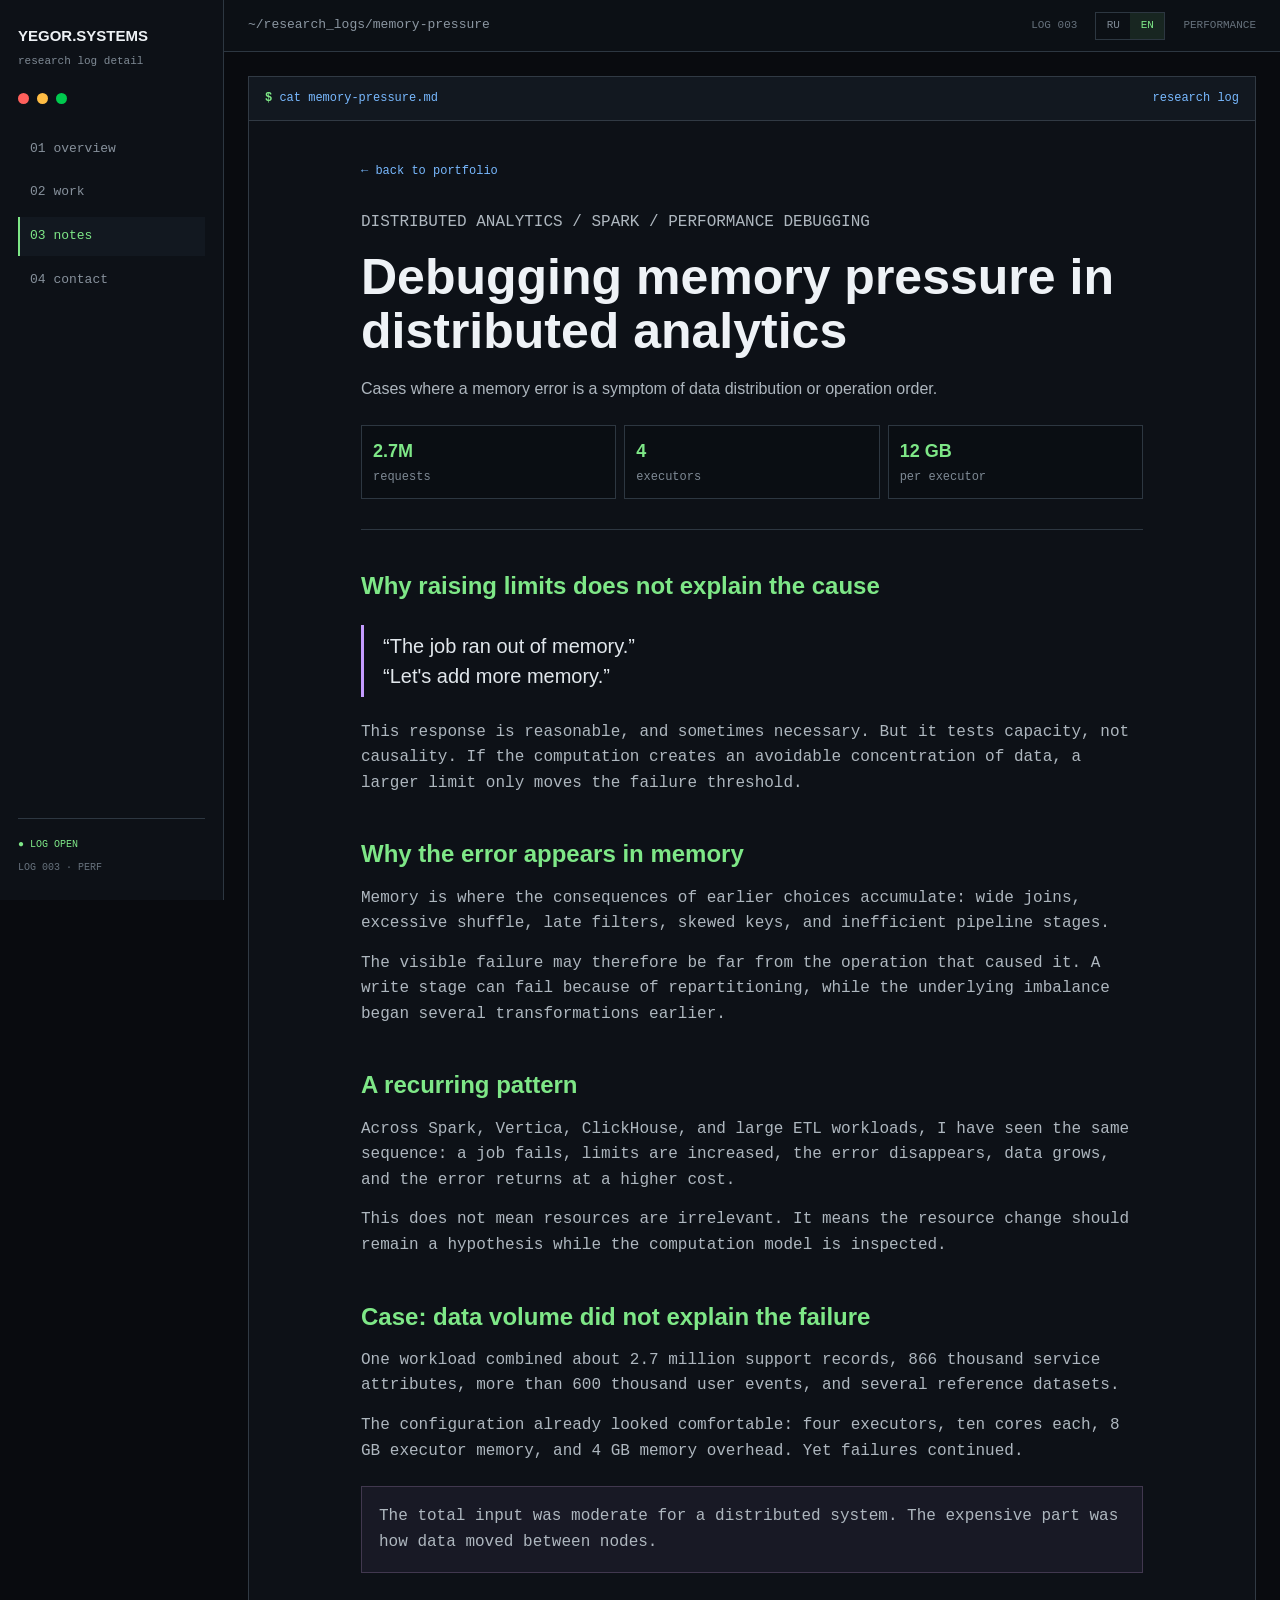
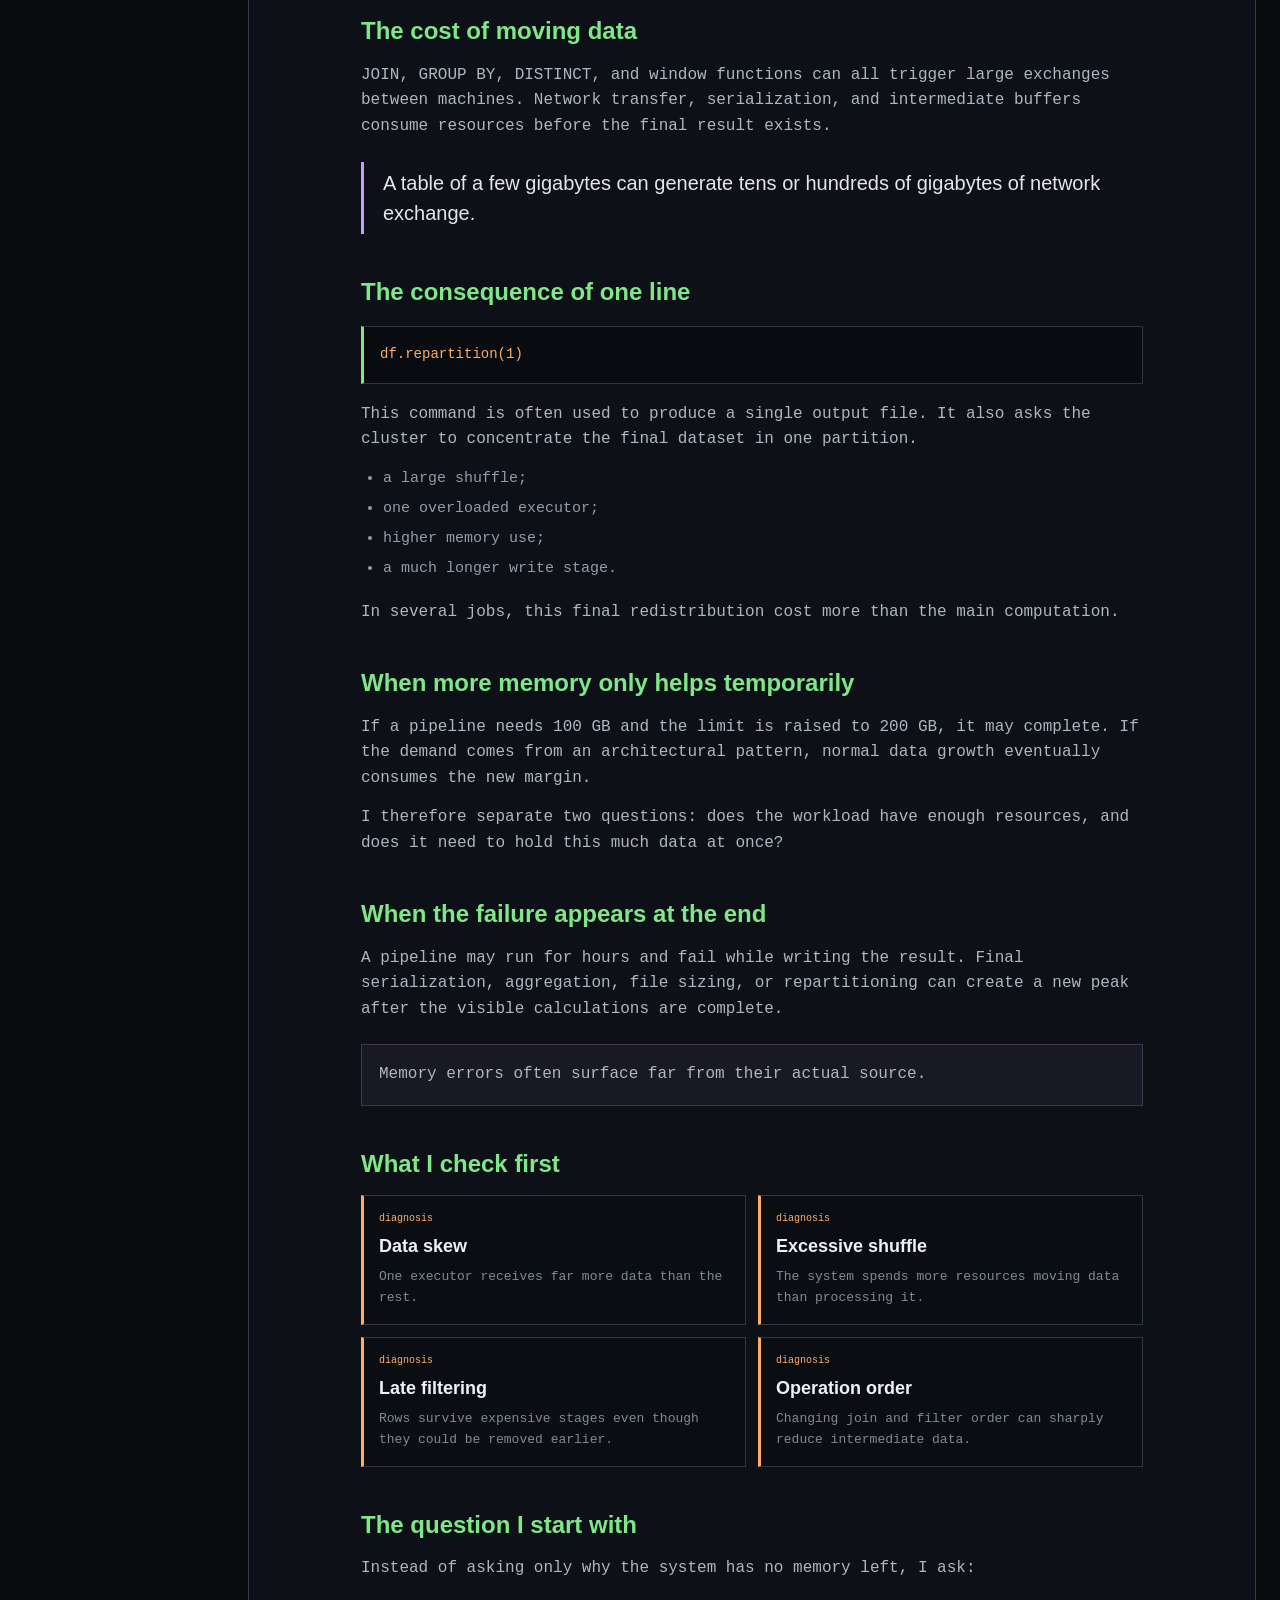
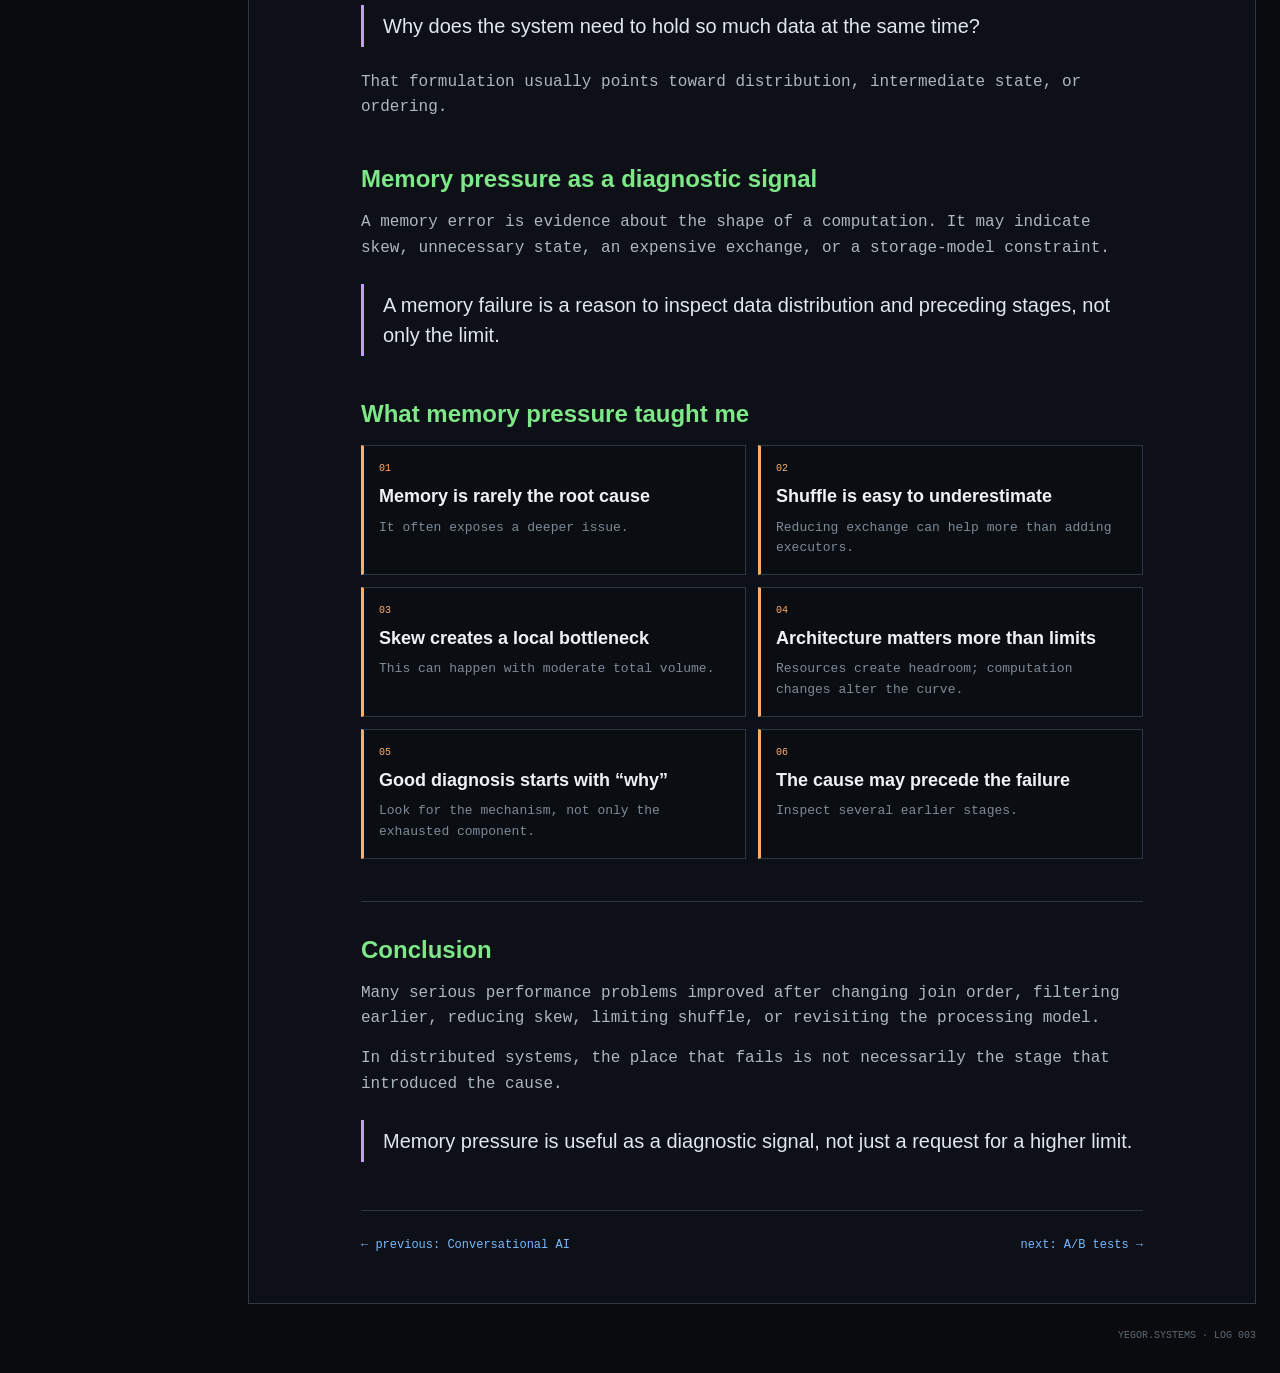
<file: en/blog/memory-pressure.html>
<!DOCTYPE html><html lang="en"><head><meta charset="UTF-8"><meta name="viewport" content="width=device-width, initial-scale=1.0"><title>Debugging Memory Pressure in Distributed Analytics | Yegor Lukyanov</title><link rel="canonical" href="https://luckyenough64.github.io/portfolio/en/blog/memory-pressure.html"><link rel="alternate" hreflang="ru" href="https://luckyenough64.github.io/portfolio/blog/memory-pressure.html"><link rel="alternate" hreflang="en" href="https://luckyenough64.github.io/portfolio/en/blog/memory-pressure.html"><link rel="stylesheet" href="../../style.css"><script src="../../site.js" defer></script></head>
<body class="article-page" data-language="en"><div class="app article-app"><aside class="sidebar" id="sidebar"><div class="sidebar-brand">YEGOR.SYSTEMS</div><div class="sidebar-role">research log detail</div><div class="buttons"><span class="button close"></span><span class="button minimize"></span><span class="button maximize"></span></div><nav class="sidebar-nav"><a href="../index.html">01 overview</a><a href="../index.html#work">02 work</a><a class="active" href="../index.html#logs">03 notes</a><a href="../index.html#contacts">04 contact</a></nav><div class="sidebar-footer"><div class="system-online">● LOG OPEN</div><div>LOG 003 · PERF</div></div></aside><main class="main">
<header class="toolbar"><button class="mobile-menu" type="button" aria-controls="sidebar" aria-expanded="false">≡</button><span class="toolbar-crumb">~/research_logs/memory-pressure</span><div class="toolbar-meta"><span>LOG 003</span><nav class="language-switch" aria-label="Language"><a data-language="ru" href="../../blog/memory-pressure.html">RU</a><a class="active" data-language="en" href="memory-pressure.html" aria-current="page">EN</a></nav><span>PERFORMANCE</span></div></header><div class="article-dashboard"><section class="article-shell"><div class="article-commandbar"><span><b>$</b> cat memory-pressure.md</span><span>research log</span></div><div class="article-body"><article class="article"><a class="back-link" href="../index.html">← back to portfolio</a>
<header class="article-hero"><p class="article-kicker">Distributed analytics / Spark / performance debugging</p><h1>Debugging memory pressure in distributed analytics</h1><p class="article-subtitle">Cases where a memory error is a symptom of data distribution or operation order.</p><div class="article-stats" aria-label="Case figures"><span><strong>2.7M</strong> requests</span><span><strong>4</strong> executors</span><span><strong>12 GB</strong> per executor</span></div></header>
<section class="article-section"><h2>Why raising limits does not explain the cause</h2><blockquote>“The job ran out of memory.”<br>“Let's add more memory.”</blockquote><p>This response is reasonable, and sometimes necessary. But it tests capacity, not causality. If the computation creates an avoidable concentration of data, a larger limit only moves the failure threshold.</p></section>
<section class="article-section"><h2>Why the error appears in memory</h2><p>Memory is where the consequences of earlier choices accumulate: wide joins, excessive shuffle, late filters, skewed keys, and inefficient pipeline stages.</p><p>The visible failure may therefore be far from the operation that caused it. A write stage can fail because of repartitioning, while the underlying imbalance began several transformations earlier.</p></section>
<section class="article-section"><h2>A recurring pattern</h2><p>Across Spark, Vertica, ClickHouse, and large ETL workloads, I have seen the same sequence: a job fails, limits are increased, the error disappears, data grows, and the error returns at a higher cost.</p><p>This does not mean resources are irrelevant. It means the resource change should remain a hypothesis while the computation model is inspected.</p></section>
<section class="article-section"><h2>Case: data volume did not explain the failure</h2><p>One workload combined about 2.7 million support records, 866 thousand service attributes, more than 600 thousand user events, and several reference datasets.</p><p>The configuration already looked comfortable: four executors, ten cores each, 8 GB executor memory, and 4 GB memory overhead. Yet failures continued.</p><aside class="article-note"><p>The total input was moderate for a distributed system. The expensive part was how data moved between nodes.</p></aside></section>
<section class="article-section"><h2>The cost of moving data</h2><p>JOIN, GROUP BY, DISTINCT, and window functions can all trigger large exchanges between machines. Network transfer, serialization, and intermediate buffers consume resources before the final result exists.</p><blockquote>A table of a few gigabytes can generate tens or hundreds of gigabytes of network exchange.</blockquote></section>
<section class="article-section"><h2>The consequence of one line</h2><pre><code>df.repartition(1)</code></pre><p>This command is often used to produce a single output file. It also asks the cluster to concentrate the final dataset in one partition.</p><ul class="compact-list"><li>a large shuffle;</li><li>one overloaded executor;</li><li>higher memory use;</li><li>a much longer write stage.</li></ul><p>In several jobs, this final redistribution cost more than the main computation.</p></section>
<section class="article-section"><h2>When more memory only helps temporarily</h2><p>If a pipeline needs 100 GB and the limit is raised to 200 GB, it may complete. If the demand comes from an architectural pattern, normal data growth eventually consumes the new margin.</p><p>I therefore separate two questions: does the workload have enough resources, and does it need to hold this much data at once?</p></section>
<section class="article-section"><h2>When the failure appears at the end</h2><p>A pipeline may run for hours and fail while writing the result. Final serialization, aggregation, file sizing, or repartitioning can create a new peak after the visible calculations are complete.</p><aside class="article-note"><p>Memory errors often surface far from their actual source.</p></aside></section>
<section class="article-section"><h2>What I check first</h2><div class="lesson-list"><div><span>diagnosis</span><h3>Data skew</h3><p>One executor receives far more data than the rest.</p></div><div><span>diagnosis</span><h3>Excessive shuffle</h3><p>The system spends more resources moving data than processing it.</p></div><div><span>diagnosis</span><h3>Late filtering</h3><p>Rows survive expensive stages even though they could be removed earlier.</p></div><div><span>diagnosis</span><h3>Operation order</h3><p>Changing join and filter order can sharply reduce intermediate data.</p></div></div></section>
<section class="article-section"><h2>The question I start with</h2><p>Instead of asking only why the system has no memory left, I ask:</p><blockquote>Why does the system need to hold so much data at the same time?</blockquote><p>That formulation usually points toward distribution, intermediate state, or ordering.</p></section>
<section class="article-section"><h2>Memory pressure as a diagnostic signal</h2><p>A memory error is evidence about the shape of a computation. It may indicate skew, unnecessary state, an expensive exchange, or a storage-model constraint.</p><blockquote>A memory failure is a reason to inspect data distribution and preceding stages, not only the limit.</blockquote></section>
<section class="article-section"><h2>What memory pressure taught me</h2><div class="lesson-list"><div><span>01</span><h3>Memory is rarely the root cause</h3><p>It often exposes a deeper issue.</p></div><div><span>02</span><h3>Shuffle is easy to underestimate</h3><p>Reducing exchange can help more than adding executors.</p></div><div><span>03</span><h3>Skew creates a local bottleneck</h3><p>This can happen with moderate total volume.</p></div><div><span>04</span><h3>Architecture matters more than limits</h3><p>Resources create headroom; computation changes alter the curve.</p></div><div><span>05</span><h3>Good diagnosis starts with “why”</h3><p>Look for the mechanism, not only the exhausted component.</p></div><div><span>06</span><h3>The cause may precede the failure</h3><p>Inspect several earlier stages.</p></div></div></section>
<section class="article-section article-conclusion"><h2>Conclusion</h2><p>Many serious performance problems improved after changing join order, filtering earlier, reducing skew, limiting shuffle, or revisiting the processing model.</p><p>In distributed systems, the place that fails is not necessarily the stage that introduced the cause.</p><blockquote>Memory pressure is useful as a diagnostic signal, not just a request for a higher limit.</blockquote></section>
<footer class="article-nav" aria-label="Article navigation"><a class="back-link" href="conversational-ai-evaluation.html">← previous: Conversational AI</a><a class="next-link" href="ab-tests-lie.html">next: A/B tests →</a></footer></article></div></section><footer class="page-footer">YEGOR.SYSTEMS · LOG 003</footer></div></main></div></body></html>
</file>
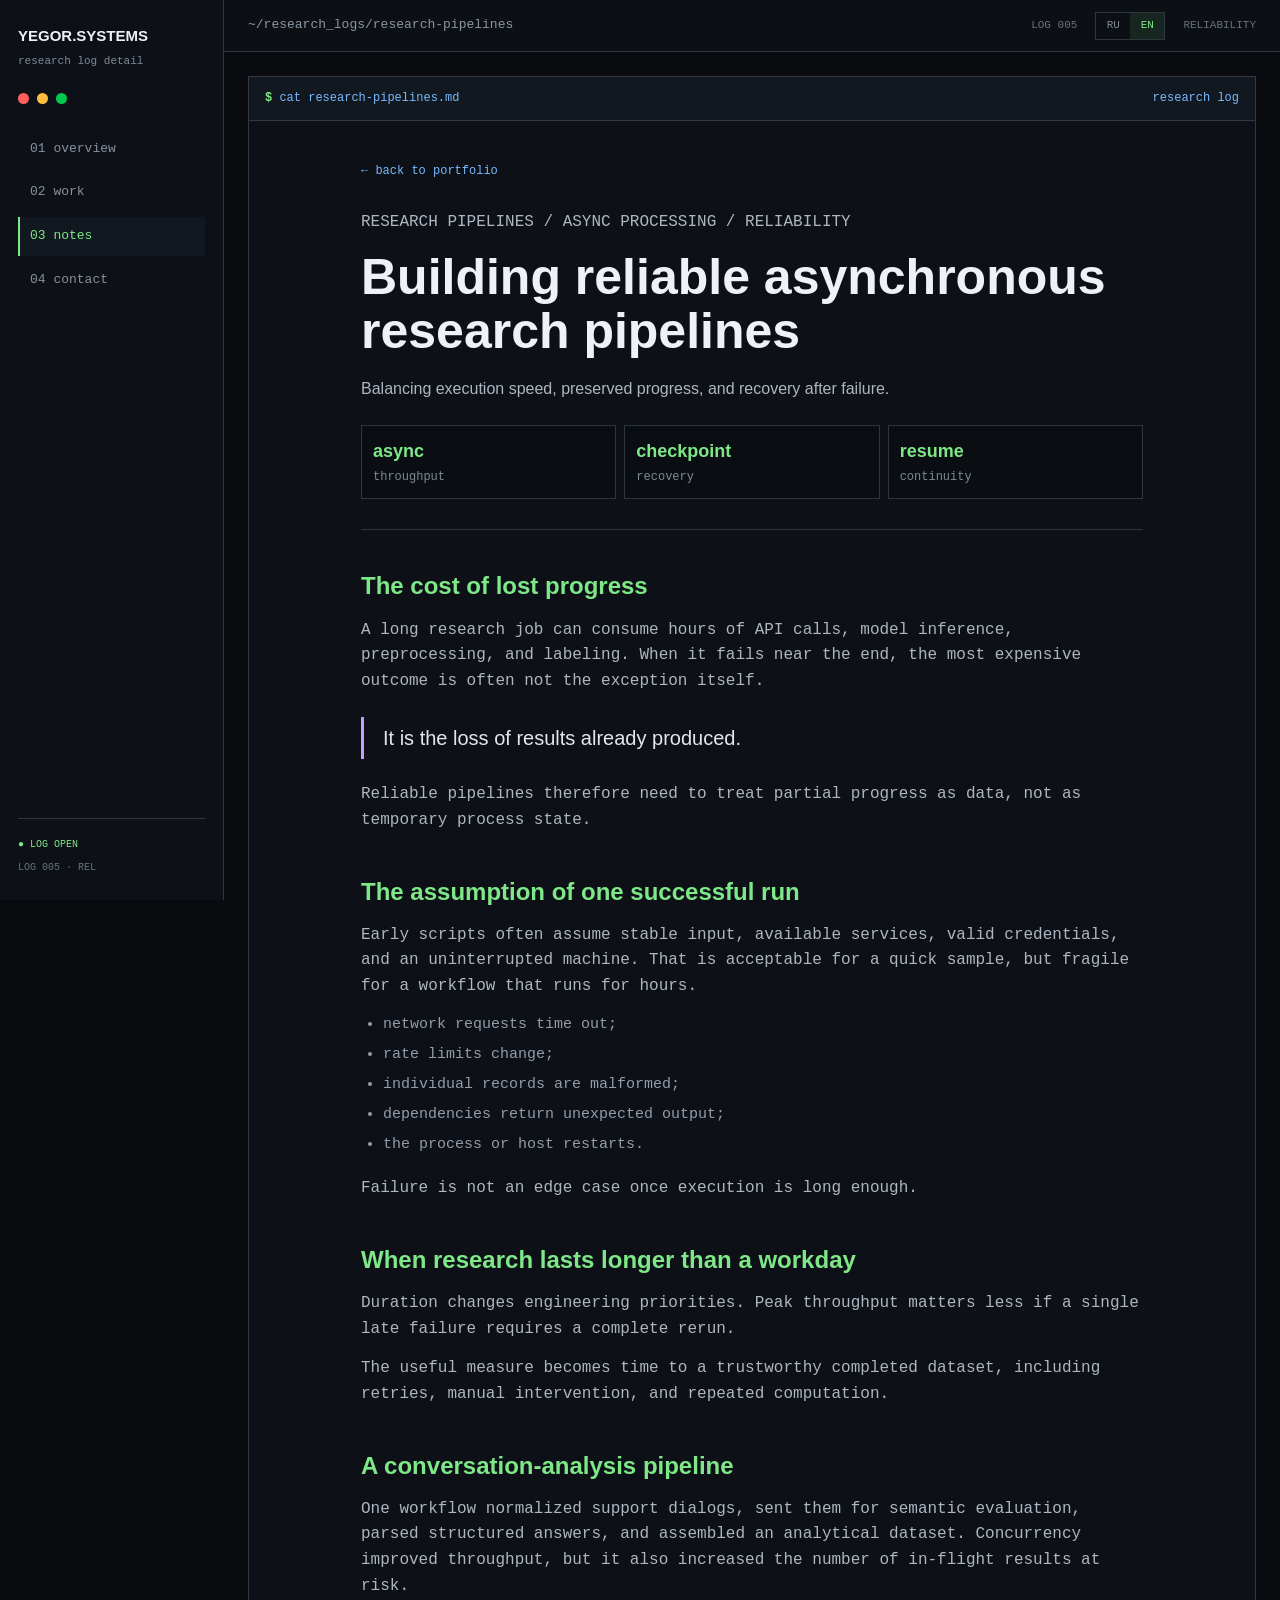
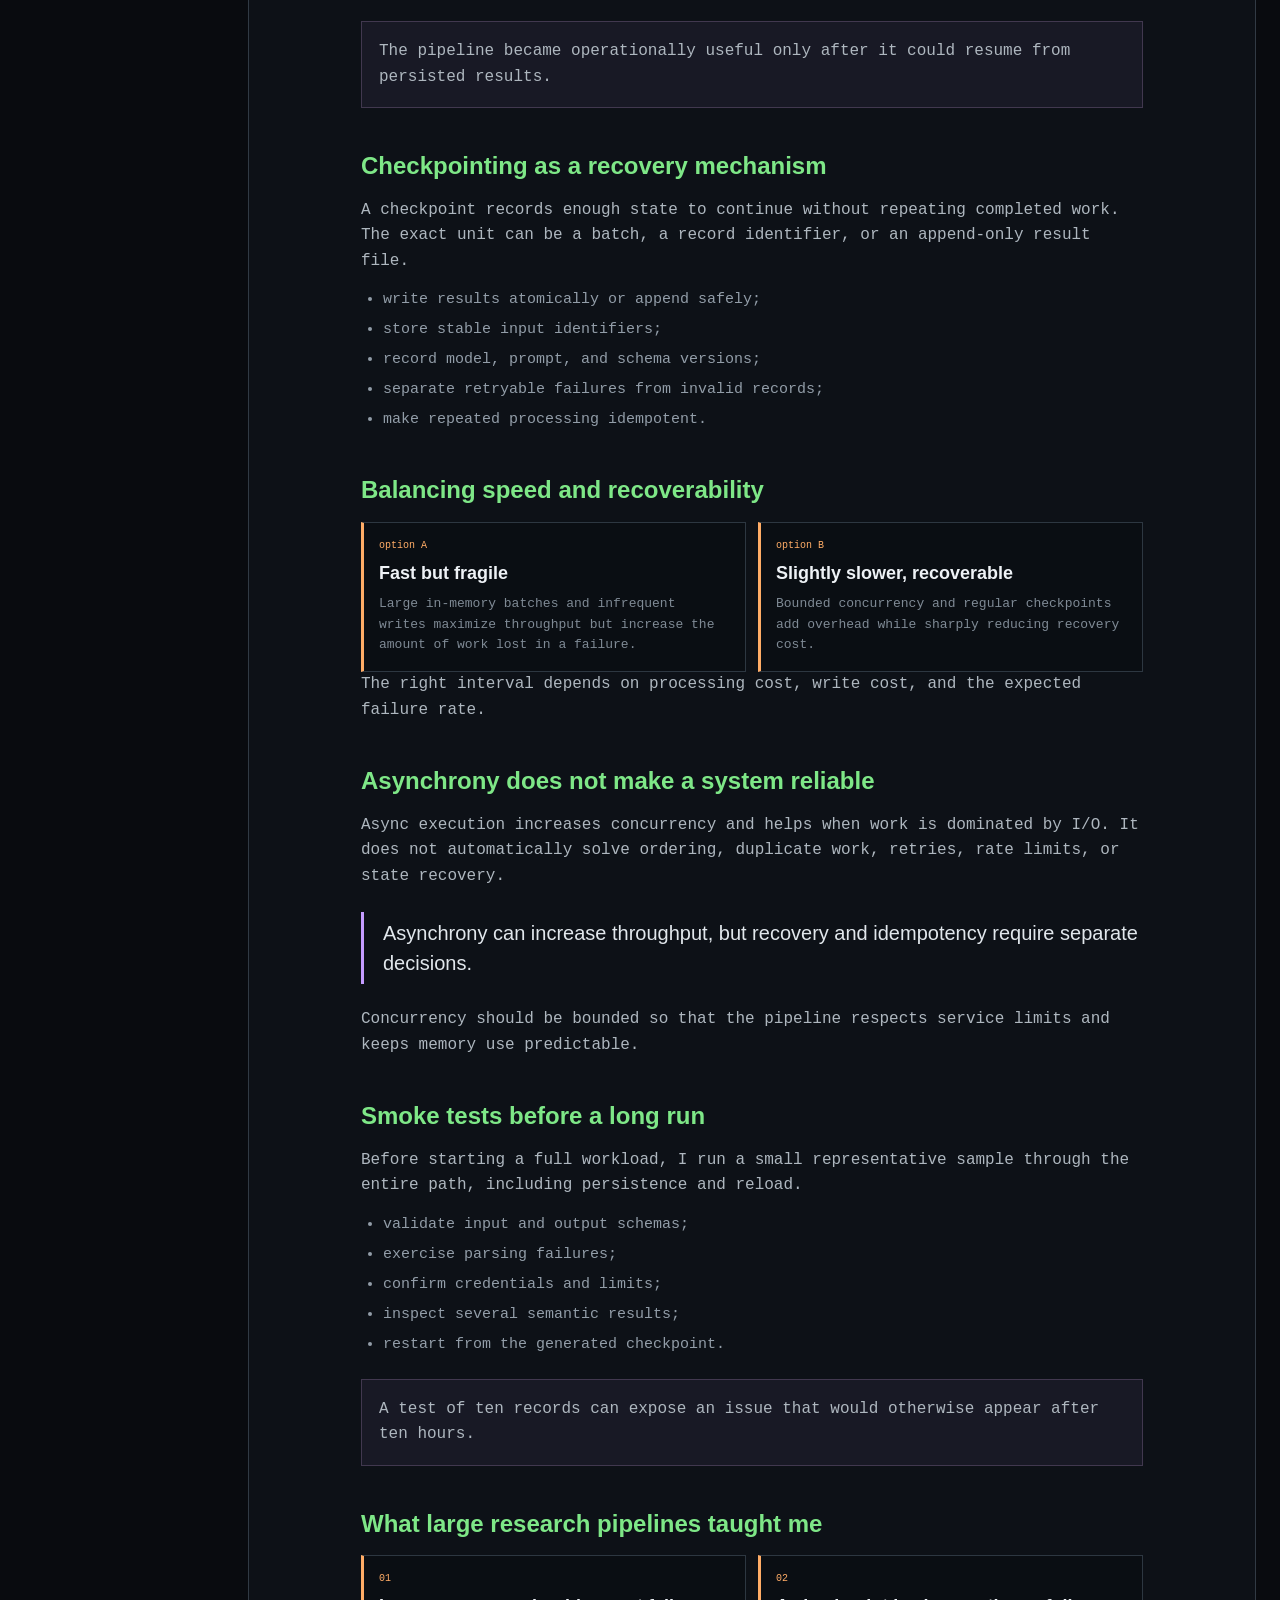
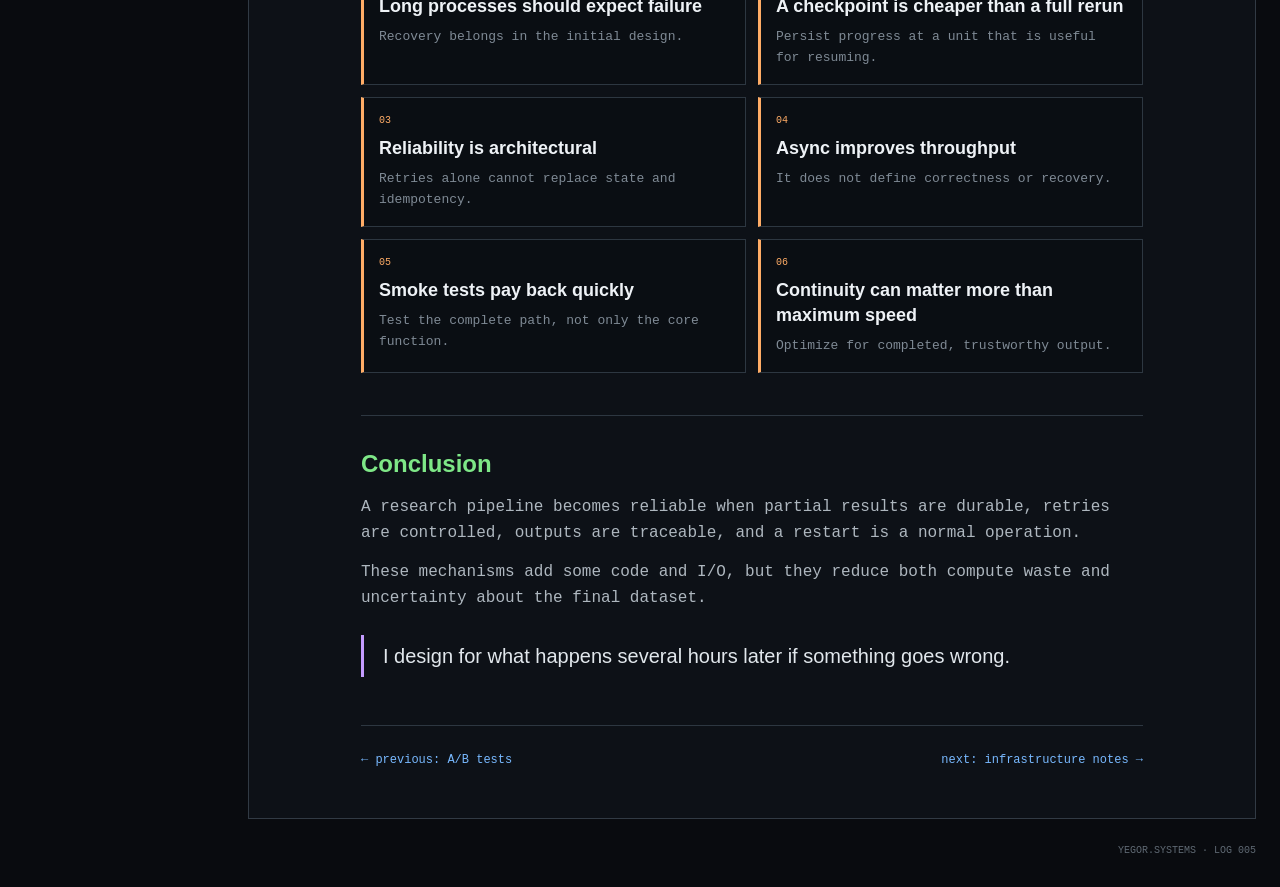
<file: en/blog/research-pipelines.html>
<!DOCTYPE html><html lang="en"><head><meta charset="UTF-8"><meta name="viewport" content="width=device-width, initial-scale=1.0"><title>Building Reliable Asynchronous Research Pipelines | Yegor Lukyanov</title><link rel="canonical" href="https://luckyenough64.github.io/portfolio/en/blog/research-pipelines.html"><link rel="alternate" hreflang="ru" href="https://luckyenough64.github.io/portfolio/blog/research-pipelines.html"><link rel="alternate" hreflang="en" href="https://luckyenough64.github.io/portfolio/en/blog/research-pipelines.html"><link rel="stylesheet" href="../../style.css"><script src="../../site.js" defer></script></head><body class="article-page" data-language="en"><div class="app article-app">
<aside class="sidebar" id="sidebar"><div class="sidebar-brand">YEGOR.SYSTEMS</div><div class="sidebar-role">research log detail</div><div class="buttons"><span class="button close"></span><span class="button minimize"></span><span class="button maximize"></span></div><nav class="sidebar-nav"><a href="../index.html">01 overview</a><a href="../index.html#work">02 work</a><a class="active" href="../index.html#logs">03 notes</a><a href="../index.html#contacts">04 contact</a></nav><div class="sidebar-footer"><div class="system-online">● LOG OPEN</div><div>LOG 005 · REL</div></div></aside><main class="main"><header class="toolbar"><button class="mobile-menu" type="button" aria-controls="sidebar" aria-expanded="false">≡</button><span class="toolbar-crumb">~/research_logs/research-pipelines</span><div class="toolbar-meta"><span>LOG 005</span><nav class="language-switch" aria-label="Language"><a data-language="ru" href="../../blog/research-pipelines.html">RU</a><a class="active" data-language="en" href="research-pipelines.html" aria-current="page">EN</a></nav><span>RELIABILITY</span></div></header><div class="article-dashboard"><section class="article-shell"><div class="article-commandbar"><span><b>$</b> cat research-pipelines.md</span><span>research log</span></div><div class="article-body"><article class="article"><a class="back-link" href="../index.html">← back to portfolio</a>
<header class="article-hero"><p class="article-kicker">Research pipelines / async processing / reliability</p><h1>Building reliable asynchronous research pipelines</h1><p class="article-subtitle">Balancing execution speed, preserved progress, and recovery after failure.</p><div class="article-stats" aria-label="Pipeline properties"><span><strong>async</strong> throughput</span><span><strong>checkpoint</strong> recovery</span><span><strong>resume</strong> continuity</span></div></header>
<section class="article-section"><h2>The cost of lost progress</h2><p>A long research job can consume hours of API calls, model inference, preprocessing, and labeling. When it fails near the end, the most expensive outcome is often not the exception itself.</p><blockquote>It is the loss of results already produced.</blockquote><p>Reliable pipelines therefore need to treat partial progress as data, not as temporary process state.</p></section>
<section class="article-section"><h2>The assumption of one successful run</h2><p>Early scripts often assume stable input, available services, valid credentials, and an uninterrupted machine. That is acceptable for a quick sample, but fragile for a workflow that runs for hours.</p><ul class="compact-list"><li>network requests time out;</li><li>rate limits change;</li><li>individual records are malformed;</li><li>dependencies return unexpected output;</li><li>the process or host restarts.</li></ul><p>Failure is not an edge case once execution is long enough.</p></section>
<section class="article-section"><h2>When research lasts longer than a workday</h2><p>Duration changes engineering priorities. Peak throughput matters less if a single late failure requires a complete rerun.</p><p>The useful measure becomes time to a trustworthy completed dataset, including retries, manual intervention, and repeated computation.</p></section>
<section class="article-section"><h2>A conversation-analysis pipeline</h2><p>One workflow normalized support dialogs, sent them for semantic evaluation, parsed structured answers, and assembled an analytical dataset. Concurrency improved throughput, but it also increased the number of in-flight results at risk.</p><aside class="article-note"><p>The pipeline became operationally useful only after it could resume from persisted results.</p></aside></section>
<section class="article-section"><h2>Checkpointing as a recovery mechanism</h2><p>A checkpoint records enough state to continue without repeating completed work. The exact unit can be a batch, a record identifier, or an append-only result file.</p><ul class="compact-list"><li>write results atomically or append safely;</li><li>store stable input identifiers;</li><li>record model, prompt, and schema versions;</li><li>separate retryable failures from invalid records;</li><li>make repeated processing idempotent.</li></ul></section>
<section class="article-section"><h2>Balancing speed and recoverability</h2><div class="lesson-list"><div><span>option A</span><h3>Fast but fragile</h3><p>Large in-memory batches and infrequent writes maximize throughput but increase the amount of work lost in a failure.</p></div><div><span>option B</span><h3>Slightly slower, recoverable</h3><p>Bounded concurrency and regular checkpoints add overhead while sharply reducing recovery cost.</p></div></div><p>The right interval depends on processing cost, write cost, and the expected failure rate.</p></section>
<section class="article-section"><h2>Asynchrony does not make a system reliable</h2><p>Async execution increases concurrency and helps when work is dominated by I/O. It does not automatically solve ordering, duplicate work, retries, rate limits, or state recovery.</p><blockquote>Asynchrony can increase throughput, but recovery and idempotency require separate decisions.</blockquote><p>Concurrency should be bounded so that the pipeline respects service limits and keeps memory use predictable.</p></section>
<section class="article-section"><h2>Smoke tests before a long run</h2><p>Before starting a full workload, I run a small representative sample through the entire path, including persistence and reload.</p><ul class="compact-list"><li>validate input and output schemas;</li><li>exercise parsing failures;</li><li>confirm credentials and limits;</li><li>inspect several semantic results;</li><li>restart from the generated checkpoint.</li></ul><aside class="article-note"><p>A test of ten records can expose an issue that would otherwise appear after ten hours.</p></aside></section>
<section class="article-section"><h2>What large research pipelines taught me</h2><div class="lesson-list"><div><span>01</span><h3>Long processes should expect failure</h3><p>Recovery belongs in the initial design.</p></div><div><span>02</span><h3>A checkpoint is cheaper than a full rerun</h3><p>Persist progress at a unit that is useful for resuming.</p></div><div><span>03</span><h3>Reliability is architectural</h3><p>Retries alone cannot replace state and idempotency.</p></div><div><span>04</span><h3>Async improves throughput</h3><p>It does not define correctness or recovery.</p></div><div><span>05</span><h3>Smoke tests pay back quickly</h3><p>Test the complete path, not only the core function.</p></div><div><span>06</span><h3>Continuity can matter more than maximum speed</h3><p>Optimize for completed, trustworthy output.</p></div></div></section>
<section class="article-section article-conclusion"><h2>Conclusion</h2><p>A research pipeline becomes reliable when partial results are durable, retries are controlled, outputs are traceable, and a restart is a normal operation.</p><p>These mechanisms add some code and I/O, but they reduce both compute waste and uncertainty about the final dataset.</p><blockquote>I design for what happens several hours later if something goes wrong.</blockquote></section>
<footer class="article-nav" aria-label="Article navigation"><a class="back-link" href="ab-tests-lie.html">← previous: A/B tests</a><a class="next-link" href="analytical-infrastructure-notes.html">next: infrastructure notes →</a></footer></article></div></section><footer class="page-footer">YEGOR.SYSTEMS · LOG 005</footer></div></main></div></body></html>
</file>
<file: style.css>
:root {
    --bg: #090b0f;
    --panel: #0d1117;
    --panel-raised: #121820;
    --panel-deep: #0a0e13;
    --border: #2d3741;
    --border-strong: #45515d;
    --text: #c9d0d7;
    --text-strong: #eef2f6;
    --muted: #7f8a95;
    --faint: #66717c;
    --green: #7ee787;
    --blue: #78b9ff;
    --orange: #ffac66;
    --purple: #c49cff;
    --sidebar: 224px;
}

* {
    box-sizing: border-box;
    margin: 0;
    padding: 0;
}

html {
    scroll-behavior: smooth;
    scrollbar-color: var(--border-strong) var(--bg);
    scrollbar-width: thin;
}

body {
    background: var(--bg);
    color: var(--text);
    font-family: "Courier New", Courier, monospace;
    font-size: 15px;
    line-height: 1.6;
    min-height: 100vh;
}

body::-webkit-scrollbar {
    width: 10px;
}

body::-webkit-scrollbar-track {
    background: var(--bg);
}

body::-webkit-scrollbar-thumb {
    background: var(--border-strong);
    border: 2px solid var(--bg);
    border-radius: 999px;
}

a {
    color: inherit;
    text-decoration: none;
}

button {
    font: inherit;
}

.app {
    display: grid;
    grid-template-columns: var(--sidebar) minmax(0, 1fr);
    min-height: 100vh;
}

.sidebar {
    background: var(--panel);
    border-right: 1px solid var(--border);
    display: flex;
    flex-direction: column;
    height: 100vh;
    padding: 24px 18px;
    position: sticky;
    top: 0;
    z-index: 20;
}

.sidebar-brand {
    color: var(--text-strong);
    font-family: Arial, sans-serif;
    font-size: 15px;
    font-weight: 700;
    margin-bottom: 5px;
}

.sidebar-role {
    color: var(--muted);
    font-size: 11px;
    margin-bottom: 22px;
}

.buttons {
    display: flex;
    gap: 8px;
    margin-bottom: 26px;
}

.button {
    border-radius: 50%;
    cursor: pointer;
    height: 11px;
    transition: box-shadow .2s ease, transform .2s ease;
    width: 11px;
}

.button:hover,
.button:focus-visible {
    box-shadow: 0 0 0 4px rgba(255, 255, 255, .08);
    outline: none;
    transform: scale(1.14);
}

.button.close { background: #ff605c; }
.button.minimize { background: #ffbd44; }
.button.maximize { background: #00ca4e; }

.sidebar-nav {
    display: grid;
    gap: 5px;
}

.sidebar-nav a {
    border-left: 2px solid transparent;
    color: #87919c;
    font-size: 13px;
    padding: 9px 10px;
    transition: background .2s ease, border-color .2s ease, color .2s ease;
}

.sidebar-nav a:hover,
.sidebar-nav a.active {
    background: var(--panel-raised);
    border-left-color: var(--green);
    color: var(--green);
}

.sidebar-footer {
    border-top: 1px solid var(--border);
    color: var(--faint);
    font-size: 10px;
    margin-top: auto;
    padding-top: 18px;
}

.system-online {
    color: var(--green);
    margin-bottom: 7px;
    animation: system-pulse 2.8s ease-in-out infinite;
}

.main {
    min-width: 0;
}

.toolbar {
    align-items: center;
    backdrop-filter: blur(10px);
    background: rgba(13, 17, 23, .94);
    border-bottom: 1px solid var(--border);
    display: flex;
    height: 52px;
    justify-content: space-between;
    padding: 0 24px;
    position: sticky;
    top: 0;
    z-index: 15;
}

.reading-progress {
    background: linear-gradient(90deg, var(--green), var(--blue));
    bottom: -1px;
    height: 2px;
    left: 0;
    position: absolute;
    right: 0;
    transform: scaleX(0);
    transform-origin: left center;
    will-change: transform;
}

.toolbar-crumb {
    color: #8b96a1;
    font-size: 13px;
}

.toolbar-meta {
    align-items: center;
    color: var(--faint);
    display: flex;
    font-size: 11px;
    gap: 18px;
}

.language-switch {
    align-items: center;
    border: 1px solid var(--border);
    display: inline-flex;
    height: 28px;
}

.language-switch a {
    align-items: center;
    color: var(--muted);
    display: flex;
    font-size: 11px;
    height: 100%;
    justify-content: center;
    min-width: 34px;
    transition: background .2s ease, color .2s ease;
}

.language-switch a:hover {
    color: var(--text-strong);
}

.language-switch a.active {
    background: rgba(126, 231, 135, .1);
    color: var(--green);
}

.mobile-menu {
    background: transparent;
    border: 1px solid var(--border);
    color: var(--green);
    cursor: pointer;
    display: none;
    height: 32px;
    width: 36px;
}

.menu-backdrop {
    background: rgba(3, 5, 8, .68);
    border: 0;
    bottom: 0;
    cursor: default;
    left: 0;
    opacity: 0;
    pointer-events: none;
    position: fixed;
    right: 0;
    top: 52px;
    transition: opacity .28s ease, visibility .28s ease;
    visibility: hidden;
    z-index: 25;
}

.menu-backdrop.is-visible {
    opacity: 1;
    pointer-events: auto;
    visibility: visible;
}

body.menu-open {
    overflow: hidden;
}

.dashboard {
    margin: 0 auto;
    max-width: 1320px;
    padding: 24px;
}

.identity {
    background: var(--panel);
    border: 1px solid #313a44;
    display: grid;
    gap: 30px;
    grid-template-columns: minmax(0, 1fr) 176px;
    padding: 34px;
}

.command {
    color: var(--blue);
    font-size: 13px;
    margin-bottom: 18px;
}

.command b {
    color: var(--green);
}

.identity h1 {
    color: #f2f5f7;
    font-family: Arial, sans-serif;
    font-size: clamp(36px, 5vw, 64px);
    font-weight: 650;
    letter-spacing: 0;
    line-height: 1.06;
    margin-bottom: 20px;
    max-width: 900px;
}

.identity-copy {
    color: #929da8;
    font-family: Arial, sans-serif;
    font-size: 17px;
    line-height: 1.65;
    max-width: 780px;
}

.profile-photo {
    aspect-ratio: 1;
    border: 1px solid var(--border-strong);
    filter: contrast(1.06) saturate(.82);
    object-fit: cover;
    width: 176px;
}

.status-grid {
    border: 1px solid #313a44;
    border-top: 0;
    display: grid;
    grid-template-columns: repeat(4, minmax(0, 1fr));
}

.status-item {
    background: #0b0f14;
    border-right: 1px solid var(--border);
    padding: 16px;
}

.status-item:last-child {
    border-right: 0;
}

.status-label {
    color: var(--faint);
    font-size: 11px;
    margin-bottom: 5px;
    text-transform: uppercase;
}

.status-value {
    color: #e4e9ed;
    font-family: Arial, sans-serif;
    font-size: 20px;
}

.status-value.green { color: var(--green); }
.status-value.orange { color: var(--orange); }

.console-section {
    background: var(--panel);
    border: 1px solid #313a44;
    margin-top: 24px;
    scroll-margin-top: 72px;
}

.section-header {
    align-items: center;
    background: var(--panel-raised);
    border-bottom: 1px solid #313a44;
    display: flex;
    justify-content: space-between;
    min-height: 43px;
    padding: 10px 16px;
}

.section-header h2 {
    color: #dce3e9;
    font-size: 14px;
    font-weight: 400;
    letter-spacing: 0;
}

.section-header span {
    color: var(--faint);
    font-size: 11px;
}

.section-body {
    padding: 20px;
}

.about-grid {
    display: grid;
    gap: 24px;
    grid-template-columns: minmax(0, 1.3fr) minmax(260px, .7fr);
}

.about-copy p {
    color: #9ba6b0;
    margin-bottom: 13px;
}

.about-copy p:last-child {
    margin-bottom: 0;
}

.about-quote {
    border-left: 3px solid var(--purple);
    color: #dce3e9;
    font-family: Arial, sans-serif;
    font-size: 20px;
    line-height: 1.45;
    margin-top: 20px;
    padding: 7px 0 7px 17px;
}

.interest-list {
    list-style: none;
}

.interest-list li {
    border-bottom: 1px solid var(--border);
    color: #a4afb8;
    padding: 10px 0;
}

.interest-list li::before {
    color: var(--purple);
    content: "?";
    margin-right: 10px;
}

.career-body {
    padding: 0;
}

.career-summary {
    border-bottom: 1px solid var(--border);
    display: grid;
    grid-template-columns: repeat(4, minmax(0, 1fr));
}

.career-summary > div {
    border-right: 1px solid var(--border);
    min-width: 0;
    padding: 16px 18px;
}

.career-summary > div:last-child {
    border-right: 0;
}

.career-summary strong {
    color: #e2e8ed;
    display: block;
    font-family: Arial, sans-serif;
    font-size: 21px;
    font-weight: 500;
    line-height: 1.2;
}

.career-summary span {
    color: var(--faint);
    display: block;
    font-size: 11px;
    margin-top: 5px;
    text-transform: uppercase;
}

.career-chart {
    padding: 20px 20px 4px;
}

.career-years,
.career-row summary {
    display: grid;
    gap: 14px;
    grid-template-columns: 176px minmax(0, 1fr) 92px;
}

.career-years {
    align-items: end;
    color: var(--faint);
    font-size: 10px;
    margin-bottom: 6px;
}

.career-years > div {
    height: 14px;
    position: relative;
}

.career-years i {
    font-style: normal;
    position: absolute;
    transform: translateX(-50%);
}

.career-years i:nth-child(1) { left: 0; transform: none; }
.career-years i:nth-child(2) { left: 14.2857%; }
.career-years i:nth-child(3) { left: 28.5714%; }
.career-years i:nth-child(4) { left: 42.8571%; }
.career-years i:nth-child(5) { left: 57.1428%; }
.career-years i:nth-child(6) { left: 71.4285%; }
.career-years i:nth-child(7) { left: 85.7142%; }

.career-row {
    border-top: 1px solid var(--border);
}

.career-row summary {
    align-items: center;
    cursor: pointer;
    list-style: none;
    min-height: 66px;
    padding: 10px 0;
}

.career-row summary:hover .career-place strong,
.career-row summary:hover .career-toggle {
    color: var(--green);
}

.career-row summary:hover .career-toggle {
    border-color: var(--green);
}

.career-row summary::-webkit-details-marker {
    display: none;
}

.career-row summary:focus-visible {
    outline: 1px solid var(--green);
    outline-offset: 4px;
}

.career-place {
    min-width: 0;
}

.career-place strong,
.career-place small {
    display: block;
    overflow: hidden;
    text-overflow: ellipsis;
    white-space: nowrap;
}

.career-place strong {
    color: #dce3e9;
    font-family: Arial, sans-serif;
    font-size: 15px;
    font-weight: 600;
}

.career-place small {
    color: var(--muted);
    font-size: 11px;
    margin-top: 3px;
}

.career-row-current .career-place small {
    line-height: 1.35;
    overflow: visible;
    text-overflow: clip;
    white-space: normal;
}

.career-place time {
    color: var(--orange);
    display: block;
    font-size: 9px;
    margin-top: 4px;
    text-transform: uppercase;
}

.career-track {
    background: repeating-linear-gradient(90deg, var(--border) 0 1px, transparent 1px calc(100% / 7));
    display: block;
    height: 38px;
    position: relative;
}

.career-track::after {
    background: var(--border);
    content: "";
    height: 1px;
    left: 0;
    position: absolute;
    right: 0;
    top: 50%;
}

.career-bar {
    align-items: center;
    background: #18232d;
    border: 1px solid #384755;
    display: flex;
    height: 28px;
    left: var(--career-start);
    min-width: 18px;
    overflow: visible;
    position: absolute;
    top: 5px;
    transform-origin: left center;
    width: var(--career-width);
    z-index: 1;
    animation: career-fill .72s cubic-bezier(.22, 1, .36, 1) both;
}

.career-bar > b {
    color: #9fb0bd;
    font-size: 10px;
    font-weight: 400;
    overflow: hidden;
    padding: 0 8px;
    text-overflow: ellipsis;
    white-space: nowrap;
}

.career-row-current .career-bar {
    border-color: rgba(126, 231, 135, .62);
    box-shadow: 0 0 18px rgba(126, 231, 135, .08);
}

.career-bar-ozon {
    align-items: stretch;
    display: grid;
    grid-template-columns: 24fr 12fr;
}

.career-bar-ozon b {
    align-items: center;
    display: flex;
}

.career-bar-ozon b:last-child {
    background: rgba(255, 169, 92, .1);
    border-left: 1px solid var(--orange);
    color: var(--orange);
}

.career-lead-marker {
    align-items: center;
    background: #101a16;
    border: 1px solid var(--green);
    color: var(--green);
    display: flex;
    height: 22px;
    justify-content: center;
    left: calc(var(--career-start) + var(--career-width));
    min-width: 44px;
    padding: 0 7px;
    position: absolute;
    top: -7px;
    transform: translateX(-100%);
    z-index: 3;
}

.career-lead-marker b {
    font-size: 9px;
    font-style: normal;
    font-weight: 600;
    text-transform: uppercase;
}

.career-row-current .career-track::before {
    background: var(--green);
    border-radius: 50%;
    box-shadow: 0 0 0 4px rgba(126, 231, 135, .12);
    content: "";
    height: 7px;
    left: calc(var(--career-start) + var(--career-width));
    position: absolute;
    top: 16px;
    transform: translateX(-50%);
    width: 7px;
    z-index: 2;
}

.career-toggle {
    align-items: center;
    border: 1px solid var(--border-strong);
    color: var(--muted);
    display: flex;
    height: 30px;
    justify-content: space-between;
    padding: 0 8px;
    transition: border-color .2s ease, color .2s ease;
    width: 92px;
}

.career-toggle i {
    font-size: 9px;
    font-style: normal;
    text-transform: uppercase;
}

.career-toggle::after {
    content: "+";
    font-family: Arial, sans-serif;
    font-size: 17px;
    line-height: 1;
}

.career-toggle-close { display: none; }
.career-row[open] .career-toggle-open { display: none; }
.career-row[open] .career-toggle-close { display: inline; }
.career-row[open] .career-toggle::after { content: "−"; }

.career-row[open] .career-place strong {
    color: var(--green);
}

.career-detail {
    color: var(--muted);
    padding: 2px 42px 18px 190px;
}

.career-detail p {
    max-width: 850px;
}

.career-tags {
    display: flex;
    flex-wrap: wrap;
    gap: 6px;
    margin-top: 10px;
}

.career-tags span {
    border: 1px solid var(--border);
    color: #9fb0bd;
    font-size: 10px;
    padding: 3px 7px;
}

.career-detail-ozon {
    display: grid;
    gap: 24px;
    grid-template-columns: repeat(3, minmax(0, 1fr));
}

.career-detail-ozon > div + div {
    border-left: 1px solid var(--border);
    padding-left: 24px;
}

.career-detail time {
    color: var(--orange);
    display: block;
    font-size: 10px;
    margin-bottom: 5px;
    text-transform: uppercase;
}

.career-detail h3 {
    color: #dce3e9;
    font-family: Arial, sans-serif;
    font-size: 15px;
    margin-bottom: 5px;
}

.career-role-current h3,
.career-role-current time {
    color: var(--green);
}

.career-progression {
    align-items: center;
    border-top: 1px solid var(--border);
    color: var(--faint);
    display: flex;
    font-size: 9px;
    gap: 8px;
    margin: 8px 20px 0;
    padding: 15px 0;
}

.career-progression span:last-child {
    color: var(--green);
}

.career-progression i {
    background: var(--border-strong);
    flex: 1;
    height: 1px;
    min-width: 8px;
    position: relative;
}

.career-progression i::after {
    border-bottom: 2px solid transparent;
    border-left: 4px solid var(--border-strong);
    border-top: 2px solid transparent;
    content: "";
    position: absolute;
    right: -1px;
    top: -2px;
}

.career-impact {
    border-top: 1px solid var(--border);
    display: grid;
    grid-template-columns: repeat(3, minmax(0, 1fr));
}

.career-impact > div,
.career-impact > a {
    border-right: 1px solid var(--border);
    color: inherit;
    min-height: 118px;
    padding: 17px 18px;
    text-decoration: none;
}

.career-impact > :last-child {
    border-right: 0;
}

.career-impact strong {
    color: var(--orange);
    display: block;
    font-family: Arial, sans-serif;
    font-size: 17px;
    font-weight: 500;
    margin-bottom: 8px;
}

.career-impact p {
    color: var(--muted);
    font-size: 12px;
}

.career-impact a:hover {
    background: #10171e;
}

.career-impact a:hover strong {
    color: var(--green);
}

@keyframes career-fill {
    from { opacity: 0; transform: scaleX(.08); }
    to { opacity: 1; transform: scaleX(1); }
}

.signals {
    display: grid;
    gap: 12px;
    grid-template-columns: repeat(3, minmax(0, 1fr));
}

.signal {
    background: var(--panel-deep);
    border: 1px solid var(--border);
    padding: 16px;
}

.signal-top {
    align-items: center;
    display: flex;
    justify-content: space-between;
    margin-bottom: 14px;
}

.signal-top small {
    color: var(--orange);
    font-size: 11px;
}

.signal-dot {
    background: var(--green);
    border-radius: 50%;
    box-shadow: 0 0 0 0 rgba(126, 231, 135, .45);
    height: 8px;
    width: 8px;
    animation: signal-pulse 2.6s ease-out infinite;
}

.signal h3 {
    color: #e1e7ec;
    font-family: Arial, sans-serif;
    font-size: 19px;
    letter-spacing: 0;
    line-height: 1.25;
    margin-bottom: 8px;
}

.signal p {
    color: var(--muted);
    font-size: 14px;
}

.trace {
    background:
        repeating-linear-gradient(90deg, transparent 0 18px, #17212a 19px),
        linear-gradient(170deg, transparent 46%, var(--green) 48%, var(--green) 51%, transparent 53%);
    height: 28px;
    margin-top: 15px;
    opacity: .65;
    animation: trace-drift 8s linear infinite;
}

.workspace {
    display: grid;
    gap: 24px;
    grid-template-columns: minmax(0, 1.25fr) minmax(300px, .75fr);
    margin-top: 24px;
}

.workspace .console-section {
    margin-top: 0;
}

.investigation {
    align-items: start;
    border-bottom: 1px solid var(--border);
    display: grid;
    gap: 15px;
    grid-template-columns: 76px minmax(0, 1fr);
    padding: 18px 0;
}

.investigation:first-child { padding-top: 0; }
.investigation:last-child { border-bottom: 0; padding-bottom: 0; }

.investigation-code {
    color: var(--orange);
    font-size: 11px;
}

.investigation h3 {
    color: #dce3e9;
    font-family: Arial, sans-serif;
    font-size: 19px;
    letter-spacing: 0;
    line-height: 1.28;
    margin-bottom: 7px;
}

.investigation p {
    color: var(--muted);
    font-size: 14px;
}

.investigation ul {
    color: #77838e;
    font-size: 13px;
    margin: 10px 0 0 17px;
}

.technology-groups {
    display: grid;
    gap: 18px;
}

.technology-group h3 {
    color: var(--green);
    font-size: 12px;
    font-weight: 400;
    margin-bottom: 9px;
    text-transform: uppercase;
}

.tags {
    display: flex;
    flex-wrap: wrap;
    gap: 6px;
}

.tag {
    background: #10161e;
    border: 1px solid var(--border);
    color: #9ba6b0;
    font-size: 12px;
    padding: 5px 7px;
}

.logs {
    display: grid;
    gap: 10px;
    grid-template-columns: repeat(2, minmax(0, 1fr));
}

.log-card {
    background: var(--panel-deep);
    border: 1px solid var(--border);
    display: flex;
    flex-direction: column;
    justify-content: space-between;
    min-height: 126px;
    padding: 16px;
    transition: background .2s ease, border-color .2s ease, transform .2s ease;
}

.log-card:hover {
    background: #101720;
    border-color: #526170;
    transform: translateY(-2px);
}

.log-card time {
    color: var(--faint);
    font-size: 11px;
}

.log-card h3 {
    color: #d9e0e6;
    font-family: Arial, sans-serif;
    font-size: 18px;
    letter-spacing: 0;
    line-height: 1.32;
    margin: 11px 0;
}

.log-card span {
    color: var(--green);
    font-size: 12px;
}

.contactbar {
    align-items: center;
    background: var(--panel-raised);
    border: 1px solid #313a44;
    display: flex;
    gap: 24px;
    justify-content: space-between;
    margin-top: 24px;
    padding: 18px;
    scroll-margin-top: 72px;
}

.contactbar p {
    color: #a9b3bc;
}

.contactbar p b {
    color: var(--green);
}

.contact-links {
    display: flex;
    flex-wrap: wrap;
    gap: 8px;
}

.contact-links a {
    border: 1px solid #3b4651;
    color: var(--blue);
    font-size: 12px;
    padding: 7px 9px;
    transition: background .2s ease, border-color .2s ease;
}

.contact-links a:hover {
    background: #17202a;
    border-color: var(--blue);
}

.page-footer {
    color: #5f6973;
    font-size: 10px;
    padding: 24px 0 4px;
    text-align: right;
}

/* Article detail */
.article-dashboard {
    margin: 0 auto;
    max-width: 1080px;
    padding: 24px;
}

.article-shell {
    background: var(--panel);
    border: 1px solid #313a44;
}

.article-commandbar {
    align-items: center;
    background: var(--panel-raised);
    border-bottom: 1px solid #313a44;
    color: var(--blue);
    display: flex;
    font-size: 12px;
    justify-content: space-between;
    padding: 12px 16px;
}

.article-commandbar b {
    color: var(--green);
}

.article-body {
    margin: 0 auto;
    max-width: 850px;
    padding: 38px 34px 48px;
}

.back-link,
.next-link {
    color: var(--blue);
    display: inline-block;
    font-size: 12px;
    text-decoration: none;
}

.back-link:hover,
.next-link:hover {
    color: var(--green);
}

.article-hero {
    border-bottom: 1px solid var(--border);
    margin: 27px 0 40px;
    padding-bottom: 30px;
}

.article-kicker {
    color: var(--orange);
    font-size: 12px;
    margin-bottom: 13px;
    text-transform: uppercase;
}

.article h1 {
    color: var(--text-strong);
    font-family: Arial, sans-serif;
    font-size: clamp(34px, 5vw, 50px);
    font-weight: 650;
    letter-spacing: 0;
    line-height: 1.08;
    margin-bottom: 18px;
}

.article-subtitle {
    color: #a0abb5;
    font-family: Arial, sans-serif;
    font-size: 19px;
    line-height: 1.6;
}

.article-stats {
    display: grid;
    gap: 8px;
    grid-template-columns: repeat(3, minmax(0, 1fr));
    margin-top: 24px;
}

.article-stats span {
    background: var(--panel-deep);
    border: 1px solid var(--border);
    color: var(--muted);
    font-size: 12px;
    padding: 11px;
}

.article-stats strong {
    color: var(--green);
    display: block;
    font-family: Arial, sans-serif;
    font-size: 18px;
    margin-bottom: 2px;
}

.article-section {
    margin-bottom: 42px;
}

.article h2 {
    color: var(--green);
    font-family: Arial, sans-serif;
    font-size: 24px;
    letter-spacing: 0;
    line-height: 1.3;
    margin-bottom: 16px;
}

.article h3 {
    color: var(--text-strong);
    font-family: Arial, sans-serif;
    font-size: 18px;
    letter-spacing: 0;
    line-height: 1.4;
    margin-bottom: 8px;
}

.article p {
    color: #aeb7bf;
    font-size: 16px;
    margin-bottom: 14px;
}

.compact-list {
    margin: 14px 0 19px 22px;
}

.compact-list li {
    color: #929da8;
    font-size: 15px;
    margin-bottom: 6px;
}

.article blockquote {
    border-left: 3px solid var(--purple);
    color: #e1e7ec;
    font-family: Arial, sans-serif;
    font-size: 20px;
    line-height: 1.5;
    margin: 23px 0;
    padding: 6px 0 6px 19px;
}

.article-note {
    background: rgba(196, 156, 255, .06);
    border: 1px solid #41384f;
    margin: 22px 0;
    padding: 17px;
}

.article-note p:last-child {
    margin-bottom: 0;
}

.article pre {
    background: #080b0f;
    border: 1px solid var(--border);
    border-left: 3px solid var(--green);
    color: #e6edf3;
    margin: 18px 0;
    overflow-x: auto;
    padding: 16px;
}

.article code {
    color: var(--orange);
    font-family: "Courier New", monospace;
    font-size: 14px;
}

.lesson-list {
    display: grid;
    gap: 12px;
    grid-template-columns: repeat(2, minmax(0, 1fr));
}

.lesson-list > div {
    background: var(--panel-deep);
    border: 1px solid var(--border);
    border-left: 3px solid var(--orange);
    padding: 15px;
}

.lesson-list span {
    color: var(--orange);
    display: block;
    font-size: 10px;
    margin-bottom: 7px;
}

.lesson-list p {
    color: var(--muted);
    font-size: 13px;
    margin-bottom: 0;
}

.article-conclusion {
    border-top: 1px solid var(--border);
    padding-top: 32px;
}

.article-nav {
    align-items: center;
    border-top: 1px solid var(--border);
    display: flex;
    gap: 18px;
    justify-content: space-between;
    margin-top: 48px;
    padding-top: 25px;
}

/* Traffic light modal */
.traffic-overlay {
    align-items: center;
    background: rgba(4, 6, 9, .78);
    display: none;
    inset: 0;
    justify-content: center;
    padding: 22px;
    position: fixed;
    z-index: 100;
}

.traffic-overlay.is-open { display: flex; }

.traffic-modal {
    background: var(--panel);
    border: 1px solid var(--border-strong);
    box-shadow: 0 24px 80px rgba(0, 0, 0, .62);
    max-width: 600px;
    width: 100%;
}

.traffic-modal-header {
    align-items: center;
    background: var(--panel-raised);
    border-bottom: 1px solid var(--border);
    display: flex;
    gap: 10px;
    padding: 12px 15px;
}

.traffic-dot {
    border-radius: 50%;
    height: 9px;
    width: 9px;
}

.traffic-dot.close { background: #ff605c; }
.traffic-dot.minimize { background: #ffbd44; }
.traffic-dot.maximize { background: #00ca4e; }

.traffic-modal-title {
    color: var(--muted);
    font-size: 11px;
}

.traffic-modal-body {
    padding: 23px;
}

.traffic-modal-body h2 {
    color: var(--text-strong);
    font-family: Arial, sans-serif;
    font-size: 22px;
    letter-spacing: 0;
    margin-bottom: 13px;
}

.traffic-modal-body p,
.traffic-modal-body li {
    color: #a8b2bb;
}

.traffic-modal-body p { margin-bottom: 13px; }
.traffic-modal-body ul { margin: 12px 0 18px 21px; }

.traffic-modal-actions {
    display: flex;
    flex-wrap: wrap;
    gap: 9px;
    margin-top: 19px;
}

.traffic-action {
    background: var(--panel-raised);
    border: 1px solid var(--border-strong);
    color: var(--blue);
    cursor: pointer;
    font-size: 11px;
    padding: 8px 11px;
}

.traffic-action.primary {
    border-color: var(--green);
    color: var(--green);
}

.traffic-action:hover { background: #18212b; }

/* Motion system */
.boot-item {
    opacity: 0;
    transform: translateY(10px);
}

.boot-item.is-visible {
    opacity: 1;
    transform: translateY(0);
    transition: opacity .42s ease var(--boot-delay, 0ms), transform .42s ease var(--boot-delay, 0ms);
}

.reveal-item {
    opacity: 0;
    transform: translateY(18px);
}

.reveal-item.is-visible {
    opacity: 1;
    transform: translateY(0);
    transition: opacity .52s ease, transform .52s ease;
}

@keyframes system-pulse {
    0%, 100% { opacity: .66; }
    50% { opacity: 1; }
}

@keyframes signal-pulse {
    0% { box-shadow: 0 0 0 0 rgba(126, 231, 135, .42); }
    60%, 100% { box-shadow: 0 0 0 7px rgba(126, 231, 135, 0); }
}

@keyframes trace-drift {
    from { background-position: 0 0, 0 0; }
    to { background-position: 38px 0, 0 0; }
}

@media (min-width: 1500px) {
    body { font-size: 16px; }
    .dashboard { max-width: 1420px; }
    .identity-copy { font-size: 18px; }
    .signal p, .investigation p { font-size: 15px; }
    .investigation ul { font-size: 14px; }
    .tag { font-size: 13px; }
    .log-card span, .contact-links a { font-size: 13px; }
}

@media (max-width: 980px) {
    .app { grid-template-columns: 1fr; }

    .sidebar {
        border-bottom: 0;
        border-right: 1px solid var(--border-strong);
        box-shadow: 20px 0 60px rgba(0, 0, 0, .48);
        display: flex;
        height: calc(100dvh - 52px);
        opacity: 0;
        overflow-y: auto;
        padding: 22px 18px;
        pointer-events: none;
        position: fixed;
        top: 52px;
        transform: translateX(-104%);
        transition: opacity .28s ease, transform .28s cubic-bezier(.22, 1, .36, 1), visibility .28s ease;
        visibility: hidden;
        width: min(340px, 88vw);
        z-index: 30;
    }

    .sidebar.is-open {
        opacity: 1;
        pointer-events: auto;
        transform: translateX(0);
        visibility: visible;
    }

    .buttons { margin-bottom: 18px; }
    .sidebar-nav { grid-template-columns: 1fr; }
    .sidebar-nav a { font-size: 14px; padding: 11px 12px; }
    .sidebar-footer { display: block; margin-top: 28px; }
    .mobile-menu { display: block; }
    .toolbar { padding: 0 16px; }
    .signals, .status-grid { grid-template-columns: repeat(2, minmax(0, 1fr)); }
    .workspace, .about-grid { grid-template-columns: 1fr; }
    .career-years, .career-row summary { grid-template-columns: 160px minmax(0, 1fr) 92px; }
    .career-detail { padding-left: 174px; }
    .article-dashboard { padding: 16px; }
}

@media (max-width: 640px) {
    body { font-size: 15px; line-height: 1.68; }
    .dashboard, .article-dashboard { padding: 12px; }
    .toolbar { background: var(--panel); height: 60px; padding: 0 12px; }
    .toolbar-crumb { font-size: 13px; }
    .toolbar-meta > span { display: none; }
    .toolbar-meta { display: flex; gap: 0; }
    .language-switch { height: 34px; }
    .language-switch a { font-size: 12px; min-width: 38px; }
    .mobile-menu { height: 44px; font-size: 22px; width: 44px; }
    .menu-backdrop { top: 60px; }
    .sidebar { height: calc(100dvh - 60px); top: 60px; }
    .sidebar-brand { font-size: 16px; }
    .sidebar-role { font-size: 12px; }
    .sidebar-nav a { font-size: 15px; min-height: 46px; padding: 11px 12px; }
    .identity { grid-template-columns: 1fr; padding: 20px; }
    .profile-photo { grid-row: 1; width: 132px; }
    .command { font-size: 14px; margin-bottom: 16px; }
    .identity h1 { font-size: 34px; line-height: 1.1; }
    .identity-copy { font-size: 17px; line-height: 1.68; }
    .signals, .logs, .status-grid, .lesson-list, .article-stats { grid-template-columns: 1fr; }
    .status-item { border-bottom: 1px solid var(--border); border-right: 0; padding: 18px; }
    .status-item:last-child { border-bottom: 0; }
    .status-label { font-size: 12px; }
    .status-value { font-size: 22px; }
    .section-header { gap: 12px; min-height: 48px; padding: 11px 14px; }
    .section-header h2 { font-size: 14px; }
    .section-header span { font-size: 11px; text-align: right; }
    .section-body { padding: 18px; }
    .about-copy p { font-size: 16px; }
    .about-quote { font-size: 19px; }
    .interest-list li { font-size: 15px; padding: 12px 0; }
    .career-summary { grid-template-columns: repeat(2, minmax(0, 1fr)); }
    .career-summary > div { border-bottom: 1px solid var(--border); padding: 15px; }
    .career-summary > div:nth-child(2) { border-right: 0; }
    .career-summary > div:nth-last-child(-n + 2) { border-bottom: 0; }
    .career-summary strong { font-size: 19px; }
    .career-chart { padding: 12px 16px 2px; }
    .career-years { display: none; }
    .career-row { border-left: 2px solid var(--border-strong); padding-left: 14px; position: relative; }
    .career-row::before { background: var(--panel); border: 2px solid var(--orange); border-radius: 50%; content: ""; height: 8px; left: -5px; position: absolute; top: 23px; width: 8px; }
    .career-row-current { border-left-color: var(--green); }
    .career-row-current::before { background: var(--green); border-color: var(--green); box-shadow: 0 0 0 4px rgba(126, 231, 135, .1); }
    .career-row summary { gap: 8px; grid-template-columns: minmax(0, 1fr) 92px; padding: 12px 0; }
    .career-place strong { font-size: 16px; }
    .career-place small { font-size: 12px; }
    .career-track { grid-column: 1 / -1; height: 32px; }
    .career-bar { height: 26px; left: 0; top: 3px; width: 100%; }
    .career-row-current .career-track::before { left: 100%; top: 13px; }
    .career-toggle { grid-column: 2; grid-row: 1; }
    .career-detail { font-size: 14px; padding: 2px 0 18px; }
    .career-detail-ozon { gap: 16px; grid-template-columns: 1fr; }
    .career-detail-ozon > div + div { border-left: 0; border-top: 1px solid var(--border); padding-left: 0; padding-top: 14px; }
    .career-detail h3 { font-size: 16px; }
    .career-progression { align-items: flex-start; flex-direction: column; gap: 4px; margin: 8px 16px 0; }
    .career-progression i { flex: none; height: 13px; margin-left: 4px; width: 1px; }
    .career-progression i::after { border-left: 2px solid transparent; border-right: 2px solid transparent; border-top: 4px solid var(--border-strong); bottom: -1px; left: -2px; right: auto; top: auto; }
    .career-impact { grid-template-columns: 1fr; }
    .career-impact > div, .career-impact > a { border-bottom: 1px solid var(--border); border-right: 0; min-height: 0; padding: 16px; }
    .career-impact > :last-child { border-bottom: 0; }
    .career-impact strong { font-size: 18px; }
    .career-impact p { font-size: 14px; }
    .signal { padding: 17px; }
    .signal h3 { font-size: 19px; }
    .signal p { font-size: 14px; }
    .investigation { grid-template-columns: 1fr; }
    .investigation-code { font-size: 12px; }
    .investigation h3 { font-size: 18px; }
    .investigation p { font-size: 14px; }
    .investigation ul { font-size: 13px; }
    .technology-group h3 { font-size: 12px; }
    .tag { font-size: 12px; padding: 6px 8px; }
    .log-card { min-height: 140px; padding: 17px; }
    .log-card time { font-size: 11px; }
    .log-card h3 { font-size: 18px; }
    .log-card span { font-size: 13px; }
    .contactbar { align-items: flex-start; flex-direction: column; }
    .contactbar p { font-size: 14px; }
    .contact-links a { font-size: 13px; min-height: 40px; padding: 9px 11px; }
    .article-body { padding: 28px 19px 38px; }
    .article h1 { font-size: 32px; }
    .article-subtitle { font-size: 17px; }
    .article-stats span { font-size: 13px; }
    .article-stats strong { font-size: 20px; }
    .article h2 { font-size: 24px; }
    .article h3 { font-size: 18px; }
    .article p { font-size: 16px; }
    .compact-list li { font-size: 15px; }
    .article blockquote { font-size: 18px; }
    .lesson-list p { font-size: 14px; }
    .back-link, .next-link { font-size: 13px; }
    .article-nav { align-items: flex-start; flex-direction: column; }
}

@media (prefers-reduced-motion: reduce) {
    html { scroll-behavior: auto; }
    *, *::before, *::after {
        animation-duration: .01ms !important;
        animation-iteration-count: 1 !important;
        scroll-behavior: auto !important;
        transition-duration: .01ms !important;
    }

    .boot-item,
    .reveal-item {
        opacity: 1 !important;
        transform: none !important;
    }
}
</file>
